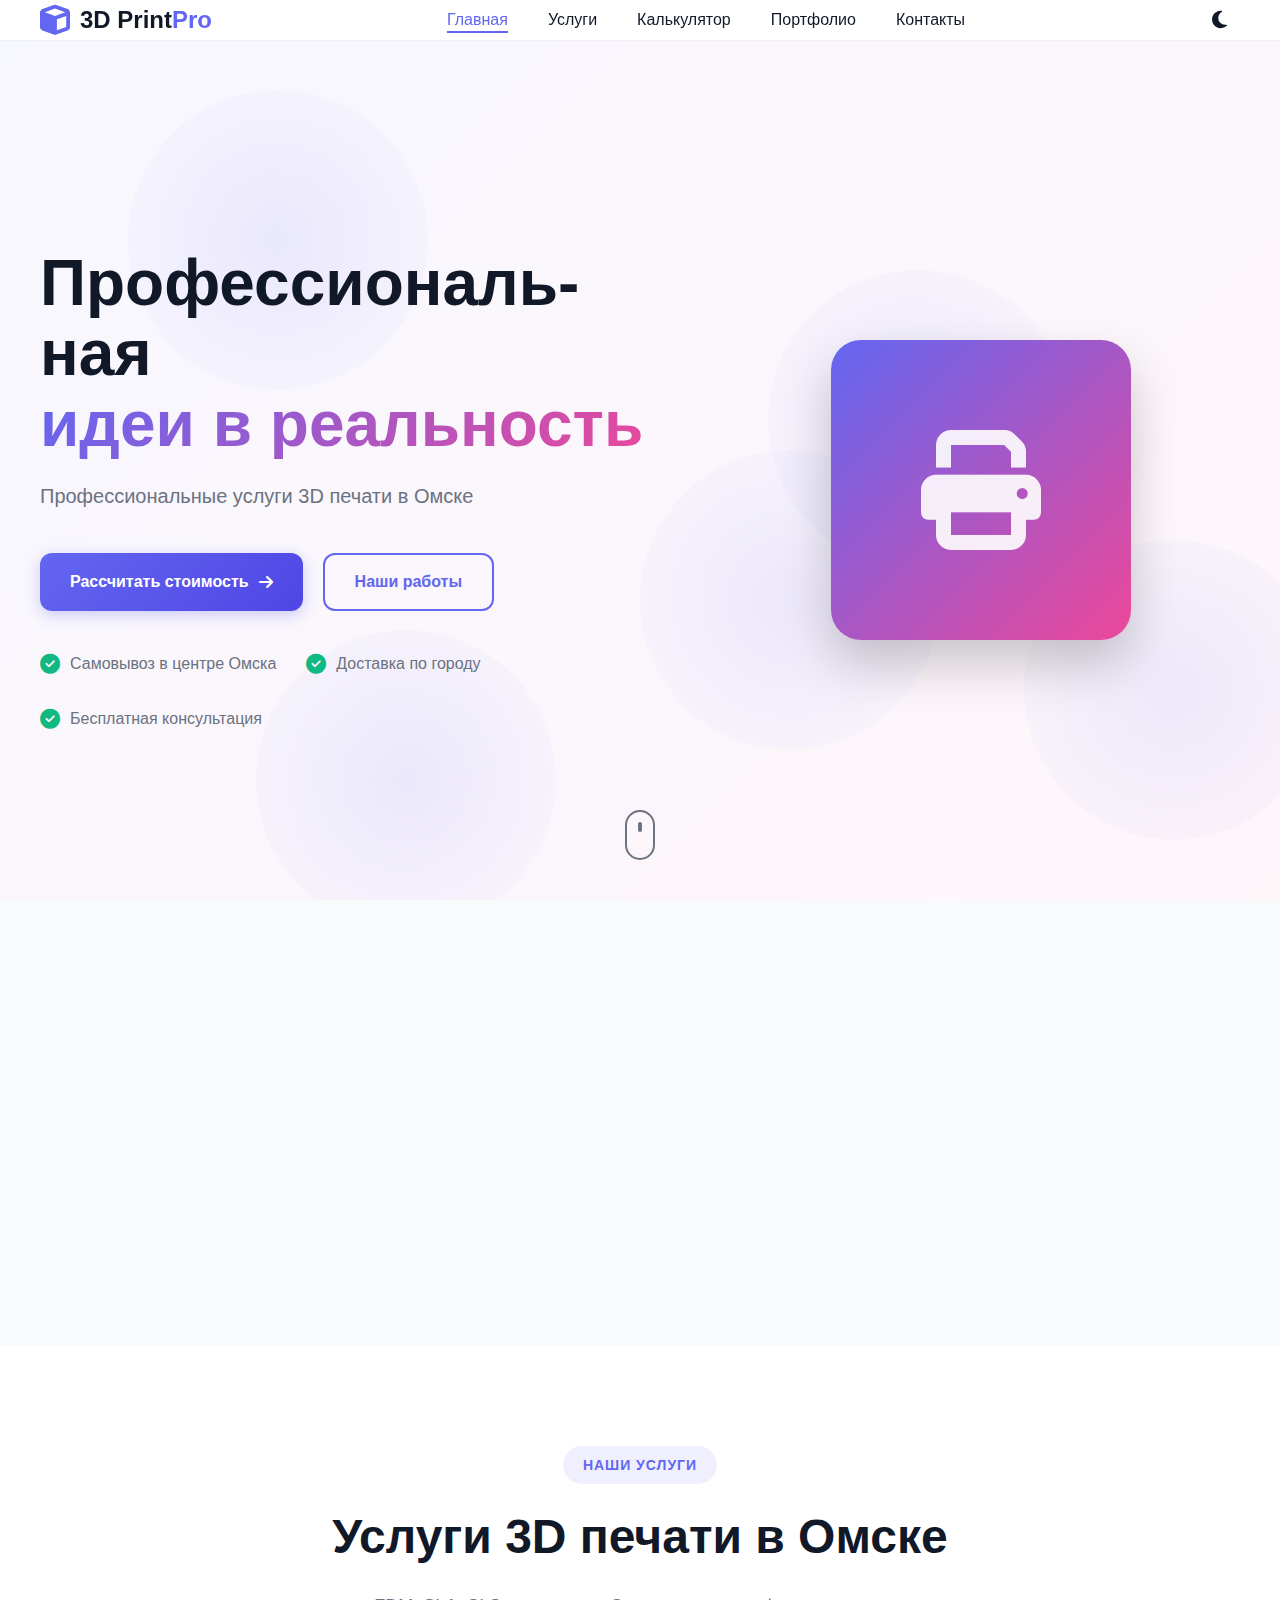
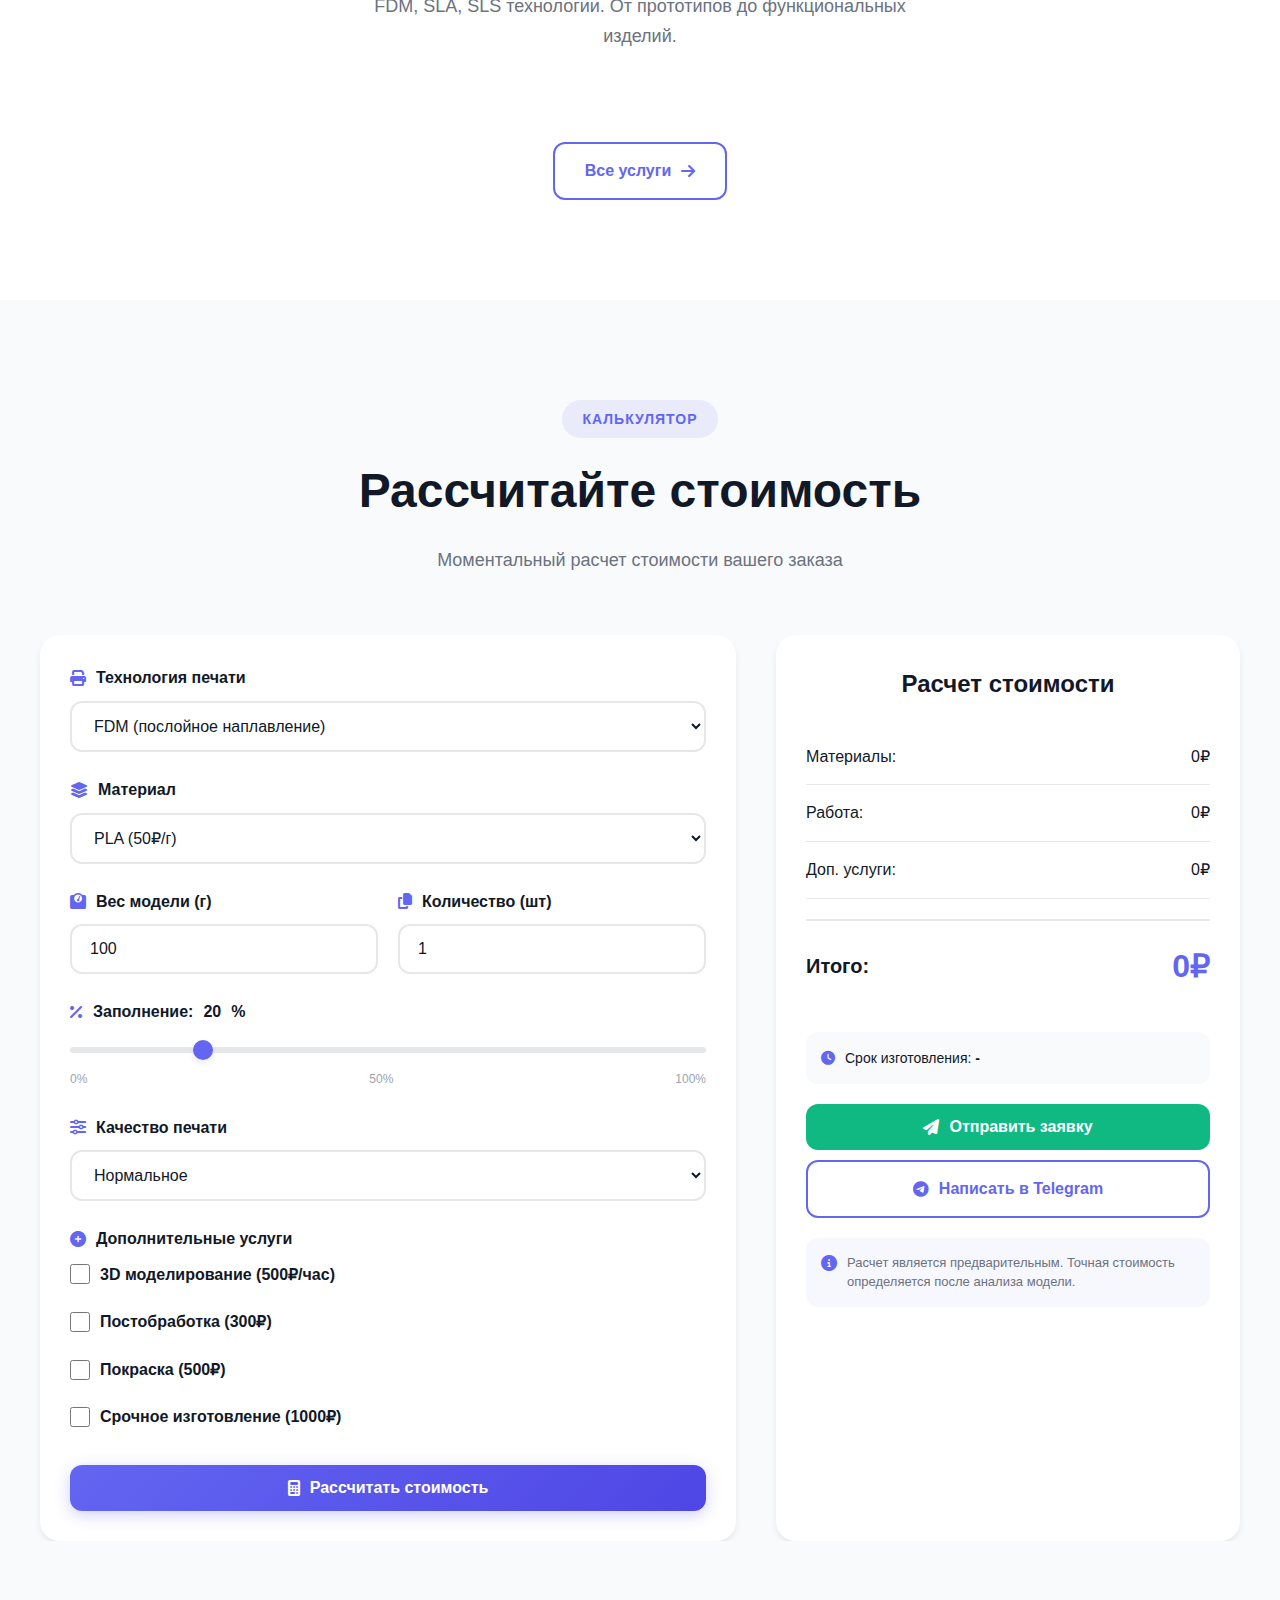
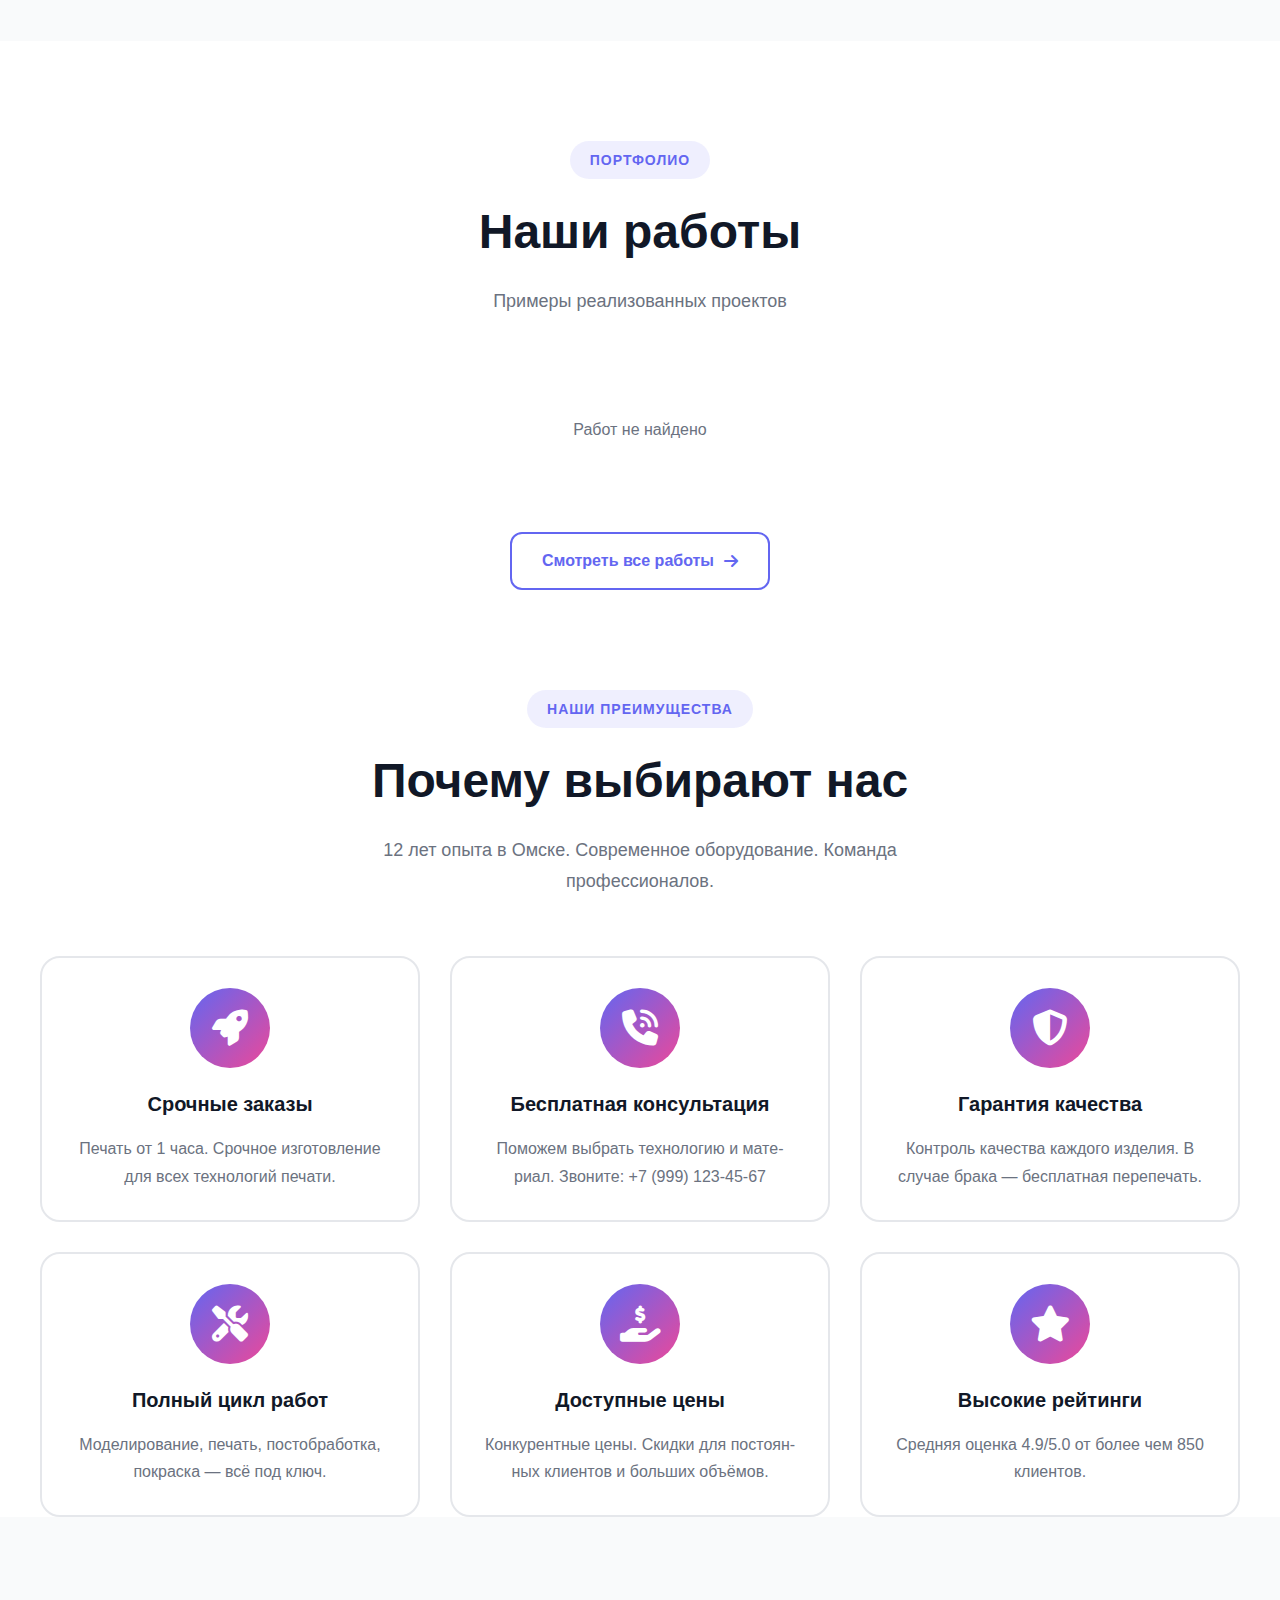
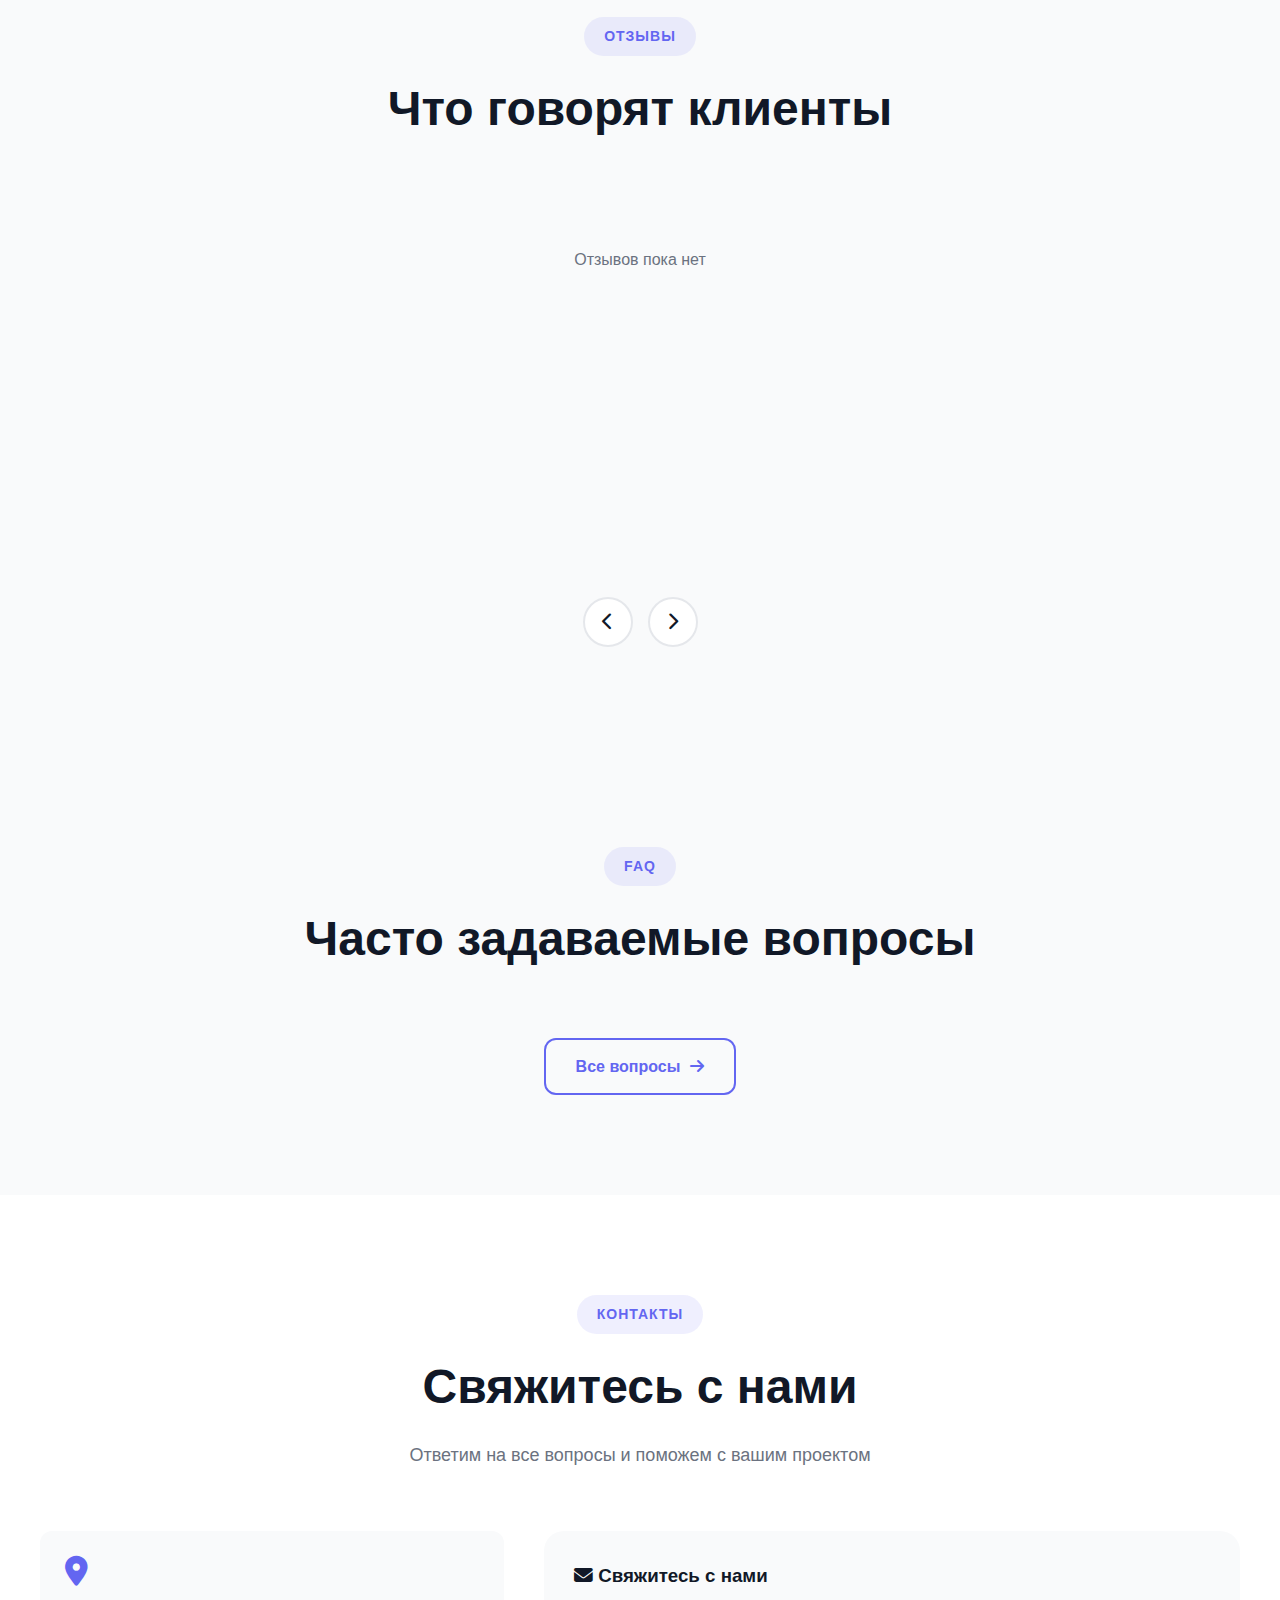
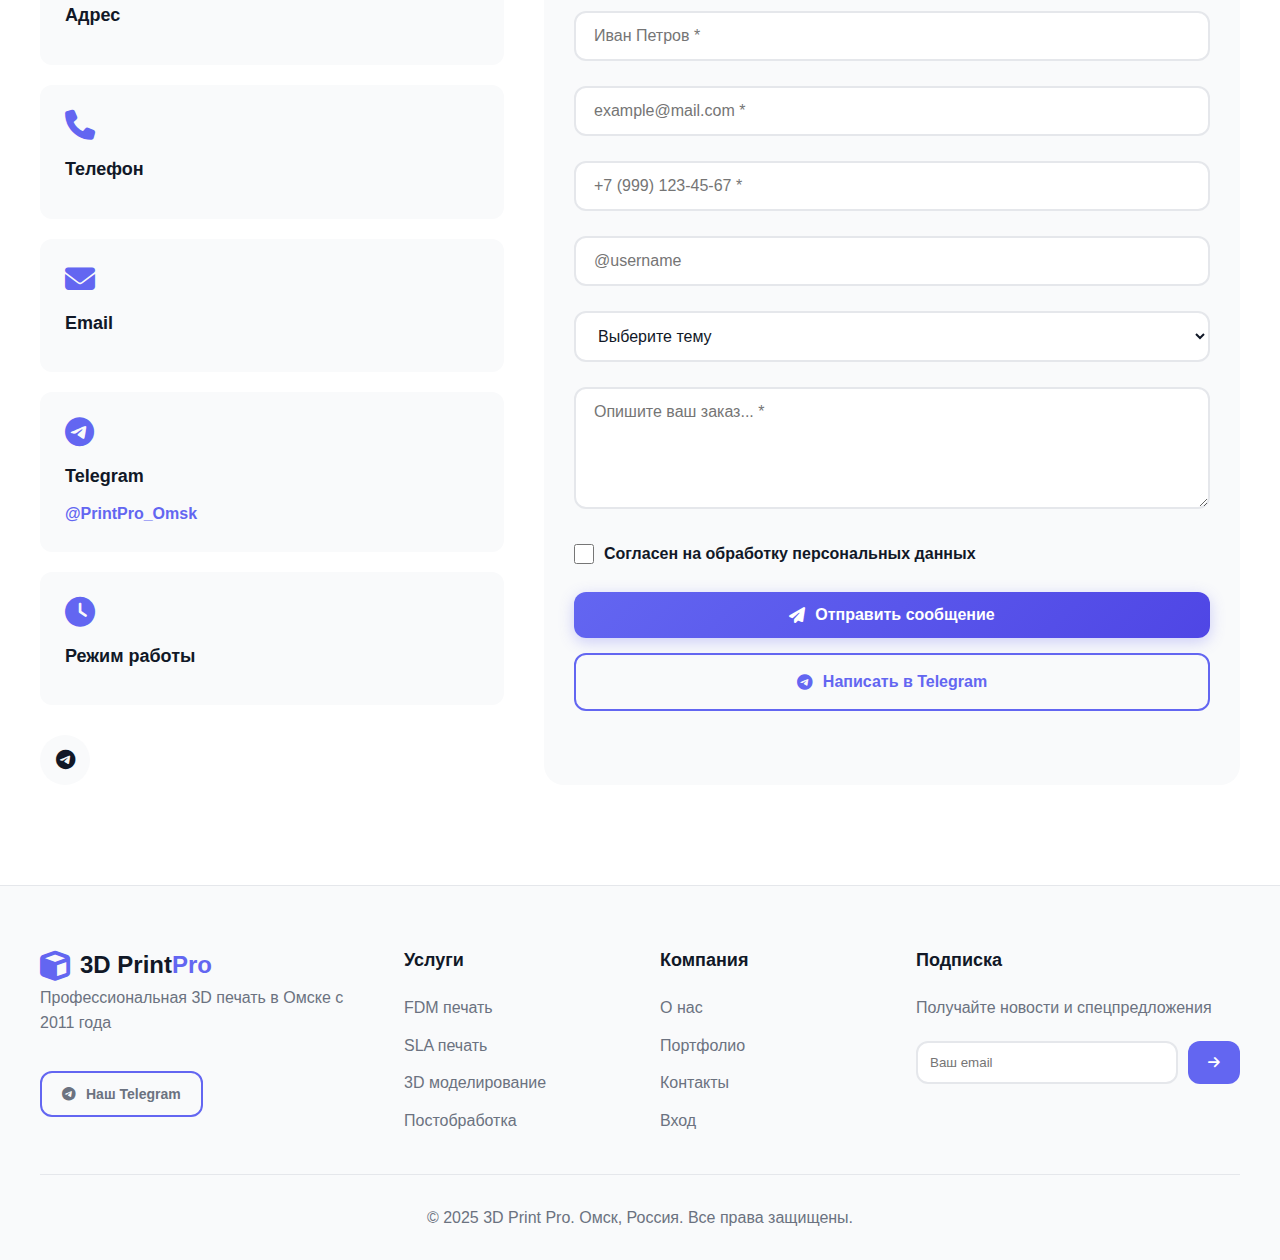
<file: index.html>
<!DOCTYPE html>
<html lang="ru">
<head>
    <meta charset="UTF-8">
    <meta name="viewport" content="width=device-width, initial-scale=1.0">
    
    <!-- Primary Meta Tags -->
    <title>3D печать в Омске — услуги 3D печати и моделирования | 3D Print Pro</title>
    <meta name="description" content="Профессиональная 3D печать в Омске: FDM, SLA, SLS технологии. 3D моделирование, постобработка, быстрое изготовление. Опыт 12 лет. Звоните: +7 (999) 123-45-67">
    <meta name="keywords" content="3D печать Омск, услуги 3D печати Омск, 3D моделирование Омск, FDM печать, SLA печать, прототипирование Омск, 3D принтер услуги, печать на 3D принтере Омск">
    
    <!-- Canonical & Alternate Links -->
    <link rel="canonical" href="https://3dprintpro.ru/">
    <link rel="alternate" hreflang="ru-RU" href="https://3dprintpro.ru/">
    <link rel="alternate" hreflang="x-default" href="https://3dprintpro.ru/">
    
    <!-- Geo Tags -->
    <meta name="geo.region" content="RU-OMS">
    <meta name="geo.placename" content="Омск">
    <meta name="geo.position" content="54.9885;73.3242">
    <meta name="ICBM" content="54.9885, 73.3242">
    
    <!-- Business Contact Meta -->
    <meta name="city" content="Омск">
    <meta name="country" content="Россия">
    
    <!-- Open Graph / Facebook -->
    <meta property="og:type" content="website">
    <meta property="og:url" content="https://3dprintpro.ru/">
    <meta property="og:site_name" content="3D Print Pro">
    <meta property="og:title" content="3D печать в Омске — услуги 3D печати и моделирования | 3D Print Pro">
    <meta property="og:description" content="Профессиональная 3D печать в Омске: FDM, SLA, SLS технологии. 3D моделирование, постобработка, быстрое изготовление. Опыт 12 лет.">
    <meta property="og:image" content="https://3dprintpro.ru/images/og-image.jpg">
    <meta property="og:image:width" content="1200">
    <meta property="og:image:height" content="630">
    <meta property="og:locale" content="ru_RU">
    
    <!-- Twitter Card -->
    <meta name="twitter:card" content="summary_large_image">
    <meta name="twitter:url" content="https://3dprintpro.ru/">
    <meta name="twitter:title" content="3D печать в Омске — услуги 3D печати и моделирования | 3D Print Pro">
    <meta name="twitter:description" content="Профессиональная 3D печать в Омске: FDM, SLA, SLS технологии. 3D моделирование, постобработка, быстрое изготовление. Опыт 12 лет.">
    <meta name="twitter:image" content="https://3dprintpro.ru/images/og-image.jpg">
    
    <!-- JSON-LD Structured Data: LocalBusiness -->
    <script type="application/ld+json">
    {
      "@context": "https://schema.org",
      "@type": "LocalBusiness",
      "@id": "https://3dprintpro.ru/#organization",
      "name": "3D Print Pro",
      "description": "Профессиональная 3D печать в Омске: FDM, SLA, SLS технологии, 3D моделирование, постобработка",
      "url": "https://3dprintpro.ru/",
      "logo": "https://3dprintpro.ru/images/logo.png",
      "image": "https://3dprintpro.ru/images/og-image.jpg",
      "telephone": "+7 (999) 123-45-67",
      "email": "info@3dprintpro.ru",
      "address": {
        "@type": "PostalAddress",
        "streetAddress": "ул. Ленина, д. 15",
        "addressLocality": "Омск",
        "addressRegion": "Омская область",
        "postalCode": "644000",
        "addressCountry": "RU"
      },
      "geo": {
        "@type": "GeoCoordinates",
        "latitude": 54.9885,
        "longitude": 73.3242
      },
      "openingHoursSpecification": [
        {
          "@type": "OpeningHoursSpecification",
          "dayOfWeek": ["Monday", "Tuesday", "Wednesday", "Thursday", "Friday"],
          "opens": "09:00",
          "closes": "18:00"
        }
      ],
      "priceRange": "₽₽",
      "areaServed": {
        "@type": "City",
        "name": "Омск"
      },
      "sameAs": [
        "https://t.me/PrintPro_Omsk"
      ]
    }
    </script>
    
    <!-- JSON-LD Structured Data: Service -->
    <script type="application/ld+json">
    {
      "@context": "https://schema.org",
      "@type": "Service",
      "serviceType": "3D печать и 3D моделирование",
      "provider": {
        "@id": "https://3dprintpro.ru/#organization"
      },
      "areaServed": {
        "@type": "City",
        "name": "Омск"
      },
      "hasOfferCatalog": {
        "@type": "OfferCatalog",
        "name": "Услуги 3D печати",
        "itemListElement": [
          {
            "@type": "Offer",
            "itemOffered": {
              "@type": "Service",
              "name": "FDM 3D печать в Омске",
              "description": "Печать методом послойного наплавления для прототипов и функциональных деталей"
            }
          },
          {
            "@type": "Offer",
            "itemOffered": {
              "@type": "Service",
              "name": "SLA/SLS 3D печать в Омске",
              "description": "Высокоточная печать с высокой детализацией для требовательных проектов"
            }
          },
          {
            "@type": "Offer",
            "itemOffered": {
              "@type": "Service",
              "name": "3D моделирование в Омске",
              "description": "Создание 3D моделей по эскизам, чертежам или идеям"
            }
          },
          {
            "@type": "Offer",
            "itemOffered": {
              "@type": "Service",
              "name": "Постобработка 3D изделий",
              "description": "Шлифовка, покраска, химическая обработка и сборка 3D печатных деталей"
            }
          }
        ]
      }
    }
    </script>
    
    <!-- JSON-LD Structured Data: BreadcrumbList -->
    <script type="application/ld+json">
    {
      "@context": "https://schema.org",
      "@type": "BreadcrumbList",
      "itemListElement": [
        {
          "@type": "ListItem",
          "position": 1,
          "name": "Главная",
          "item": "https://3dprintpro.ru/"
        },
        {
          "@type": "ListItem",
          "position": 2,
          "name": "Услуги 3D печати в Омске",
          "item": "https://3dprintpro.ru/services.html"
        },
        {
          "@type": "ListItem",
          "position": 3,
          "name": "Портфолио работ",
          "item": "https://3dprintpro.ru/portfolio.html"
        },
        {
          "@type": "ListItem",
          "position": 4,
          "name": "О компании",
          "item": "https://3dprintpro.ru/about.html"
        },
        {
          "@type": "ListItem",
          "position": 5,
          "name": "Контакты в Омске",
          "item": "https://3dprintpro.ru/contact.html"
        }
      ]
    }
    </script>
    
    <!-- Быстрое скрытие прелоадера -->
    <style>
        .preloader {
            animation: fadeOutPreloader 0.5s ease 0.2s forwards;
        }
        @keyframes fadeOutPreloader {
            to {
                opacity: 0;
                visibility: hidden;
                pointer-events: none;
            }
        }
    </style>
    
    <!-- Styles -->
    <link rel="stylesheet" href="css/style.css">
    <link rel="stylesheet" href="css/mobile-polish.css">
    <link rel="stylesheet" href="css/animations.css">
    <link rel="stylesheet" href="https://cdnjs.cloudflare.com/ajax/libs/font-awesome/6.4.0/css/all.min.css">
    
    <!-- Favicon -->
    <link rel="icon" type="image/svg+xml" href="data:image/svg+xml,<svg xmlns='http://www.w3.org/2000/svg' viewBox='0 0 100 100'><text y='.9em' font-size='90'>🖨️</text></svg>">
</head>
<body data-page="home">
    <!-- Preloader -->
    <div class="preloader" id="preloader">
        <div class="loader">
            <div class="cube">
                <div class="face front"></div>
                <div class="face back"></div>
                <div class="face right"></div>
                <div class="face left"></div>
                <div class="face top"></div>
                <div class="face bottom"></div>
            </div>
        </div>
    </div>

    <!-- Header -->
    <header class="header" id="header">
        <nav class="navbar container">
            <a href="#home" class="logo" style="text-decoration: none; color: inherit;">
                <i class="fas fa-cube"></i>
                <span id="siteName">3D Print<strong>Pro</strong></span>
            </a>
            <ul class="nav-menu" id="navMenu">
                <li><a href="#home" class="nav-link active">Главная</a></li>
                <li><a href="#services" class="nav-link">Услуги</a></li>
                <li><a href="#calculator" class="nav-link">Калькулятор</a></li>
                <li><a href="#portfolio" class="nav-link">Портфолио</a></li>
                <li><a href="#contact" class="nav-link">Контакты</a></li>
            </ul>
            <div class="nav-actions">
                <button class="theme-toggle" id="themeToggle" title="Переключить тему">
                    <i class="fas fa-moon"></i>
                </button>
                <button class="hamburger" id="hamburger" aria-label="Меню">
                    <span></span>
                    <span></span>
                    <span></span>
                </button>
            </div>
        </nav>
    </header>

    <!-- Hero Section -->
    <section class="hero" id="home">
        <div class="hero-bg">
            <div class="particle" style="--i:1"></div>
            <div class="particle" style="--i:2"></div>
            <div class="particle" style="--i:3"></div>
            <div class="particle" style="--i:4"></div>
            <div class="particle" style="--i:5"></div>
        </div>
        <div class="container hero-content">
            <div class="hero-text">
                <h1 class="hero-title">
                    <span class="title-line">Профессиональная</span>
                    <span class="title-line gradient-text" id="heroTitle">3D печать в Омске</span>
                </h1>
                <p class="hero-description" id="heroDescription">
                    FDM, SLA, SLS технологии. Печать от 1 часа. 15+ материалов. 12 лет опыта.
                </p>
                <div class="hero-buttons">
                    <a href="#calculator" class="btn btn-primary">
                        <span>Рассчитать стоимость</span>
                        <i class="fas fa-arrow-right"></i>
                    </a>
                    <a href="portfolio.html" class="btn btn-outline">
                        <span>Наши работы</span>
                    </a>
                </div>
                <div class="hero-features" id="heroFeatures">
                    <div class="feature-item">
                        <i class="fas fa-check-circle"></i>
                        <span>Самовывоз в центре Омска</span>
                    </div>
                    <div class="feature-item">
                        <i class="fas fa-check-circle"></i>
                        <span>Доставка по городу</span>
                    </div>
                    <div class="feature-item">
                        <i class="fas fa-check-circle"></i>
                        <span>Бесплатная консультация</span>
                    </div>
                </div>
            </div>
            <div class="hero-image">
                <div class="floating-card">
                    <div class="card-3d">
                        <i class="fas fa-print"></i>
                    </div>
                </div>
            </div>
        </div>
        <div class="scroll-indicator">
            <div class="mouse">
                <div class="wheel"></div>
            </div>
        </div>
    </section>

    <!-- Stats Section -->
    <section class="stats">
        <div class="container">
            <div class="stats-grid" id="statsGrid">
                <div class="stat-card">
                    <i class="fas fa-project-diagram"></i>
                    <div class="stat-number" data-target="1500">0</div>
                    <p>Проектов выполнено</p>
                </div>
                <div class="stat-card">
                    <i class="fas fa-users"></i>
                    <div class="stat-number" data-target="850">0</div>
                    <p>Довольных клиентов</p>
                </div>
                <div class="stat-card">
                    <i class="fas fa-clock"></i>
                    <div class="stat-number" data-target="12">0</div>
                    <p>Лет опыта</p>
                </div>
                <div class="stat-card">
                    <i class="fas fa-award"></i>
                    <div class="stat-number" data-target="25">0</div>
                    <p>Наград получено</p>
                </div>
            </div>
        </div>
    </section>


    <!-- Services Section -->
    <section class="services omsk-services" id="services">
        <div class="container">
            <div class="section-header">
                <span class="section-label">Наши услуги</span>
                <h2 class="section-title">Услуги 3D печати в Омске</h2>
                <p class="section-description">
                    FDM, SLA, SLS технологии. От прототипов до функциональных изделий.
                </p>
            </div>
            <div class="services-grid" id="servicesGrid">
                <!-- Services will be loaded here -->
            </div>
            <div style="text-align: center; margin-top: 30px;">
                <a href="services.html" class="btn btn-outline">
                    <span>Все услуги</span>
                    <i class="fas fa-arrow-right"></i>
                </a>
            </div>
        </div>
    </section>

    <!-- Calculator Section -->
    <section class="calculator-section" id="calculator">
        <div class="container">
            <div class="section-header">
                <span class="section-label">Калькулятор</span>
                <h2 class="section-title">Рассчитайте стоимость</h2>
                <p class="section-description">
                    Моментальный расчет стоимости вашего заказа
                </p>
            </div>
            <div class="calculator-wrapper">
                <div class="calculator-form">
                    <div class="form-group">
                        <label for="printTechnology">
                            <i class="fas fa-print"></i>
                            Технология печати
                        </label>
                        <select id="printTechnology" class="form-control">
                            <option value="fdm">FDM (послойное наплавление)</option>
                            <option value="sla">SLA (фотополимерная)</option>
                            <option value="sls">SLS (лазерное спекание)</option>
                        </select>
                    </div>

                    <div class="form-group">
                        <label for="material">
                            <i class="fas fa-layer-group"></i>
                            Материал
                        </label>
                        <select id="material" class="form-control">
                            <!-- Options will be loaded dynamically -->
                        </select>
                    </div>

                    <div class="form-row">
                        <div class="form-group">
                            <label for="weight">
                                <i class="fas fa-weight"></i>
                                Вес модели (г)
                            </label>
                            <input type="number" id="weight" class="form-control" value="100" min="1" max="10000">
                        </div>

                        <div class="form-group">
                            <label for="quantity">
                                <i class="fas fa-copy"></i>
                                Количество (шт)
                            </label>
                            <input type="number" id="quantity" class="form-control" value="1" min="1" max="1000">
                        </div>
                    </div>

                    <div class="form-group">
                        <label for="infill">
                            <i class="fas fa-percentage"></i>
                            Заполнение: <span id="infillValue">20</span>%
                        </label>
                        <input type="range" id="infill" class="range-slider" min="0" max="100" value="20">
                        <div class="range-labels">
                            <span>0%</span>
                            <span>50%</span>
                            <span>100%</span>
                        </div>
                    </div>

                    <div class="form-group">
                        <label for="quality">
                            <i class="fas fa-sliders-h"></i>
                            Качество печати
                        </label>
                        <select id="quality" class="form-control">
                            <option value="draft">Черновое (быстро)</option>
                            <option value="normal" selected>Нормальное</option>
                            <option value="high">Высокое</option>
                            <option value="ultra">Ультра (медленно)</option>
                        </select>
                    </div>

                    <div class="form-group">
                        <label>
                            <i class="fas fa-plus-circle"></i>
                            Дополнительные услуги
                        </label>
                        <div class="checkbox-group">
                            <label class="checkbox-label">
                                <input type="checkbox" id="modeling">
                                <span>3D моделирование (<span class="service-price" data-service="modeling">500</span>₽/час)</span>
                            </label>
                            <label class="checkbox-label">
                                <input type="checkbox" id="postProcessing">
                                <span>Постобработка (<span class="service-price" data-service="postProcessing">300</span>₽)</span>
                            </label>
                            <label class="checkbox-label">
                                <input type="checkbox" id="painting">
                                <span>Покраска (<span class="service-price" data-service="painting">500</span>₽)</span>
                            </label>
                            <label class="checkbox-label">
                                <input type="checkbox" id="express">
                                <span>Срочное изготовление (<span class="service-price" data-service="express">1000</span>₽)</span>
                            </label>
                        </div>
                    </div>

                    <button class="btn btn-primary btn-block" onclick="calculatePrice()">
                        <i class="fas fa-calculator"></i>
                        Рассчитать стоимость
                    </button>
                </div>

                <div class="calculator-result">
                    <div class="result-card">
                        <h3>Расчет стоимости</h3>
                        <div class="price-breakdown" id="priceBreakdown">
                            <div class="price-item">
                                <span>Материалы:</span>
                                <span id="materialCost">0₽</span>
                            </div>
                            <div class="price-item">
                                <span>Работа:</span>
                                <span id="laborCost">0₽</span>
                            </div>
                            <div class="price-item">
                                <span>Доп. услуги:</span>
                                <span id="additionalCost">0₽</span>
                            </div>
                            <div class="price-item discount" id="discountItem" style="display: none;">
                                <span>Скидка:</span>
                                <span id="discountAmount">-0₽</span>
                            </div>
                        </div>
                        <div class="total-price">
                            <span>Итого:</span>
                            <span class="price" id="totalPrice">0₽</span>
                        </div>
                        <div class="estimate-time">
                            <i class="fas fa-clock"></i>
                            <span>Срок изготовления: <strong id="estimateTime">-</strong></span>
                        </div>
                        <button class="btn btn-success btn-block" onclick="scrollToContactForm()">
                            <i class="fas fa-paper-plane"></i>
                            Отправить заявку
                        </button>
                        <a href="https://t.me/PrintPro_Omsk" target="_blank" class="btn btn-outline btn-block" style="margin-top: 10px; text-decoration: none;">
                            <i class="fab fa-telegram"></i>
                            Написать в Telegram
                        </a>
                        <div class="result-info">
                            <i class="fas fa-info-circle"></i>
                            <p>Расчет является предварительным. Точная стоимость определяется после анализа модели.</p>
                        </div>
                    </div>
                </div>
            </div>
        </div>
    </section>

    <!-- Portfolio Section -->
    <section class="portfolio" id="portfolio">
        <div class="container">
            <div class="section-header">
                <span class="section-label">Портфолио</span>
                <h2 class="section-title">Наши работы</h2>
                <p class="section-description">
                    Примеры реализованных проектов
                </p>
            </div>

            <div class="portfolio-grid" id="portfolioGrid">
                <!-- Portfolio items will be loaded here (limited on homepage) -->
            </div>
            
            <div style="text-align: center; margin-top: 30px;">
                <a href="portfolio.html" class="btn btn-outline">
                    <span>Смотреть все работы</span>
                    <i class="fas fa-arrow-right"></i>
                </a>
            </div>
        </div>
    </section>


    <!-- Why Choose Us Section -->
    <section class="omsk-section omsk-why-us" id="why-us">
        <div class="container">
            <div class="section-header">
                <span class="section-label">Наши преимущества</span>
                <h2 class="section-title">Почему выбирают нас</h2>
                <p class="section-description">
                    12 лет опыта в Омске. Современное оборудование. Команда профессионалов.
                </p>
            </div>
            <div class="why-us-grid">
                <div class="why-us-card">
                    <div class="why-us-icon">
                        <i class="fas fa-rocket"></i>
                    </div>
                    <h3>Срочные заказы</h3>
                    <p>Печать от 1 часа. Срочное изготовление для всех технологий печати.</p>
                </div>
                <div class="why-us-card">
                    <div class="why-us-icon">
                        <i class="fas fa-phone-volume"></i>
                    </div>
                    <h3>Бесплатная консультация</h3>
                    <p>Поможем выбрать технологию и материал. Звоните: <a href="tel:+79991234567">+7 (999) 123-45-67</a></p>
                </div>
                <div class="why-us-card">
                    <div class="why-us-icon">
                        <i class="fas fa-shield-alt"></i>
                    </div>
                    <h3>Гарантия качества</h3>
                    <p>Контроль качества каждого изделия. В случае брака — бесплатная перепечать.</p>
                </div>
                <div class="why-us-card">
                    <div class="why-us-icon">
                        <i class="fas fa-tools"></i>
                    </div>
                    <h3>Полный цикл работ</h3>
                    <p>Моделирование, печать, постобработка, покраска — всё под ключ.</p>
                </div>
                <div class="why-us-card">
                    <div class="why-us-icon">
                        <i class="fas fa-hand-holding-usd"></i>
                    </div>
                    <h3>Доступные цены</h3>
                    <p>Конкурентные цены. Скидки для постоянных клиентов и больших объёмов.</p>
                </div>
                <div class="why-us-card">
                    <div class="why-us-icon">
                        <i class="fas fa-star"></i>
                    </div>
                    <h3>Высокие рейтинги</h3>
                    <p>Средняя оценка 4.9/5.0 от более чем 850 клиентов.</p>
                </div>
            </div>
        </div>
    </section>

    <!-- Testimonials Section -->
    <section class="testimonials">
        <div class="container">
            <div class="section-header">
                <span class="section-label">Отзывы</span>
                <h2 class="section-title">Что говорят клиенты</h2>
            </div>
            <div class="testimonials-slider" id="testimonialsSlider">
                <!-- Testimonials will be loaded here (limited on homepage) -->
            </div>
            <div class="slider-controls">
                <button class="slider-btn" id="prevTestimonial" aria-label="Предыдущий отзыв">
                    <i class="fas fa-chevron-left"></i>
                </button>
                <button class="slider-btn" id="nextTestimonial" aria-label="Следующий отзыв">
                    <i class="fas fa-chevron-right"></i>
                </button>
            </div>
        </div>
    </section>

    <!-- FAQ Section -->
    <section class="faq">
        <div class="container">
            <div class="section-header">
                <span class="section-label">FAQ</span>
                <h2 class="section-title">Часто задаваемые вопросы</h2>
            </div>
            <div class="faq-list" id="faqList">
                <!-- FAQ items will be loaded here (limited on homepage) -->
            </div>
            <div style="text-align: center; margin-top: 30px;">
                <a href="faq.html" class="btn btn-outline">
                    <span>Все вопросы</span>
                    <i class="fas fa-arrow-right"></i>
                </a>
            </div>
        </div>
    </section>

    <!-- Contact Section -->
    <section class="contact" id="contact">
        <div class="container">
            <div class="section-header">
                <span class="section-label">Контакты</span>
                <h2 class="section-title">Свяжитесь с нами</h2>
                <p class="section-description">
                    Ответим на все вопросы и поможем с вашим проектом
                </p>
            </div>
            <div class="contact-wrapper">
                <div class="contact-info">
                    <div class="contact-card">
                        <i class="fas fa-map-marker-alt"></i>
                        <h3>Адрес</h3>
                        <p id="contactAddress">г. Омск, ул. Ленина, д. 15</p>
                    </div>
                    <div class="contact-card">
                        <i class="fas fa-phone"></i>
                        <h3>Телефон</h3>
                        <p><a href="tel:+79991234567" id="contactPhone" style="color: var(--text); text-decoration: none;">+7 (999) 123-45-67</a></p>
                    </div>
                    <div class="contact-card">
                        <i class="fas fa-envelope"></i>
                        <h3>Email</h3>
                        <p><a href="mailto:info@3dprintpro.ru" id="contactEmail" style="color: var(--text); text-decoration: none;">info@3dprintpro.ru</a></p>
                    </div>
                    <div class="contact-card">
                        <i class="fab fa-telegram"></i>
                        <h3>Telegram</h3>
                        <p><a href="https://t.me/PrintPro_Omsk" target="_blank" style="color: var(--primary); text-decoration: none; font-weight: 600;">@PrintPro_Omsk</a></p>
                    </div>
                    <div class="contact-card">
                        <i class="fas fa-clock"></i>
                        <h3>Режим работы</h3>
                        <p id="contactHours">Пн-Пт: 9:00 - 18:00<br>Сб-Вс: Выходной</p>
                    </div>
                    <div class="social-links" id="socialLinks">
                        <!-- Social links will be loaded here -->
                    </div>
                </div>
                
                <form class="contact-form" id="contactForm">
                    <h3 id="formTitle" style="margin-bottom: 20px; color: var(--text);">
                        <i class="fas fa-envelope"></i>
                        Свяжитесь с нами
                    </h3>
                    
                    <!-- Блок расчёта (скрыт по умолчанию) -->
                    <div id="calculationInfo" style="display: none; padding: 20px; background: var(--bg-tertiary); border-radius: 12px; margin-bottom: 20px;">
                        <h4 style="margin-bottom: 15px; color: var(--primary);">
                            <i class="fas fa-calculator"></i>
                            Ваш расчёт
                        </h4>
                        <div style="display: grid; gap: 10px; font-size: 14px;">
                            <div style="display: flex; justify-content: space-between;">
                                <span>Услуга:</span>
                                <strong id="calcService">-</strong>
                            </div>
                            <div style="display: flex; justify-content: space-between;">
                                <span>Материал:</span>
                                <strong id="calcMaterial">-</strong>
                            </div>
                            <div style="display: flex; justify-content: space-between;">
                                <span>Вес:</span>
                                <strong id="calcWeight">-</strong>
                            </div>
                            <div style="display: flex; justify-content: space-between;">
                                <span>Количество:</span>
                                <strong id="calcQuantity">-</strong>
                            </div>
                            <div style="display: flex; justify-content: space-between; padding-top: 10px; border-top: 2px solid var(--border); margin-top: 5px;">
                                <span style="font-size: 16px;">Итого:</span>
                                <strong id="calcTotal" style="font-size: 18px; color: var(--primary);">0₽</strong>
                            </div>
                        </div>
                    </div>
                    
                    <!-- Динамические поля формы -->
                    <div id="dynamicFormFields">
                        <!-- Поля загружаются автоматически из CONFIG -->
                    </div>
                    
                    <div class="form-group">
                        <label class="checkbox-label">
                            <input type="checkbox" name="privacy" required>
                            <span>Согласен на обработку персональных данных</span>
                        </label>
                    </div>
                    <button type="submit" class="btn btn-primary btn-block">
                        <i class="fas fa-paper-plane"></i>
                        Отправить сообщение
                    </button>
                    <a href="https://t.me/PrintPro_Omsk" target="_blank" class="btn btn-outline btn-block" style="margin-top: 15px; text-decoration: none;">
                        <i class="fab fa-telegram"></i>
                        Написать в Telegram
                    </a>
                </form>
            </div>
        </div>
    </section>

    <!-- Footer -->
    <footer class="footer">
        <div class="container">
            <div class="footer-content">
                <div class="footer-col">
                    <div class="logo">
                        <i class="fas fa-cube"></i>
                        <span>3D Print<strong>Pro</strong></span>
                    </div>
                    <p>Профессиональная 3D печать в Омске с 2011 года</p>
                    <a href="https://t.me/PrintPro_Omsk" target="_blank" class="btn btn-outline btn-sm" style="margin-top: 15px; text-decoration: none;">
                        <i class="fab fa-telegram"></i>
                        Наш Telegram
                    </a>
                </div>
                <div class="footer-col">
                    <h4>Услуги</h4>
                    <ul id="footerServices">
                        <li><a href="services.html">FDM печать</a></li>
                        <li><a href="services.html">SLA печать</a></li>
                        <li><a href="services.html">3D моделирование</a></li>
                        <li><a href="services.html">Постобработка</a></li>
                    </ul>
                </div>
                <div class="footer-col">
                    <h4>Компания</h4>
                    <ul>
                        <li><a href="about.html">О нас</a></li>
                        <li><a href="portfolio.html">Портфолио</a></li>
                        <li><a href="contact.html">Контакты</a></li>
                        <li><a href="admin.html">Вход</a></li>
                    </ul>
                </div>
                <div class="footer-col">
                    <h4>Подписка</h4>
                    <p>Получайте новости и спецпредложения</p>
                    <form class="subscribe-form" id="subscribeForm">
                        <input type="email" name="email" placeholder="Ваш email" required>
                        <button type="submit"><i class="fas fa-arrow-right"></i></button>
                    </form>
                </div>
            </div>
            <div class="footer-bottom">
                <p>&copy; 2025 3D Print Pro. Омск, Россия. Все права защищены.</p>
            </div>
        </div>
    </footer>

    <!-- Modal Windows -->
    <div class="modal" id="serviceModal">
        <div class="modal-content">
            <button class="modal-close" onclick="closeModal('serviceModal')">&times;</button>
            <div id="serviceModalContent"></div>
        </div>
    </div>

    <div class="modal" id="portfolioModal">
        <div class="modal-content modal-large">
            <button class="modal-close" onclick="closeModal('portfolioModal')">&times;</button>
            <div id="portfolioModalContent"></div>
        </div>
    </div>

    <!-- Scripts -->
    <script src="config.js"></script>
    <script src="js/validators.js"></script>
    <script src="js/database.js"></script>
    <script src="js/calculator.js"></script>
    <script src="js/telegram.js"></script>
    <script src="js/main.js"></script>
</body>
</html>
</file>
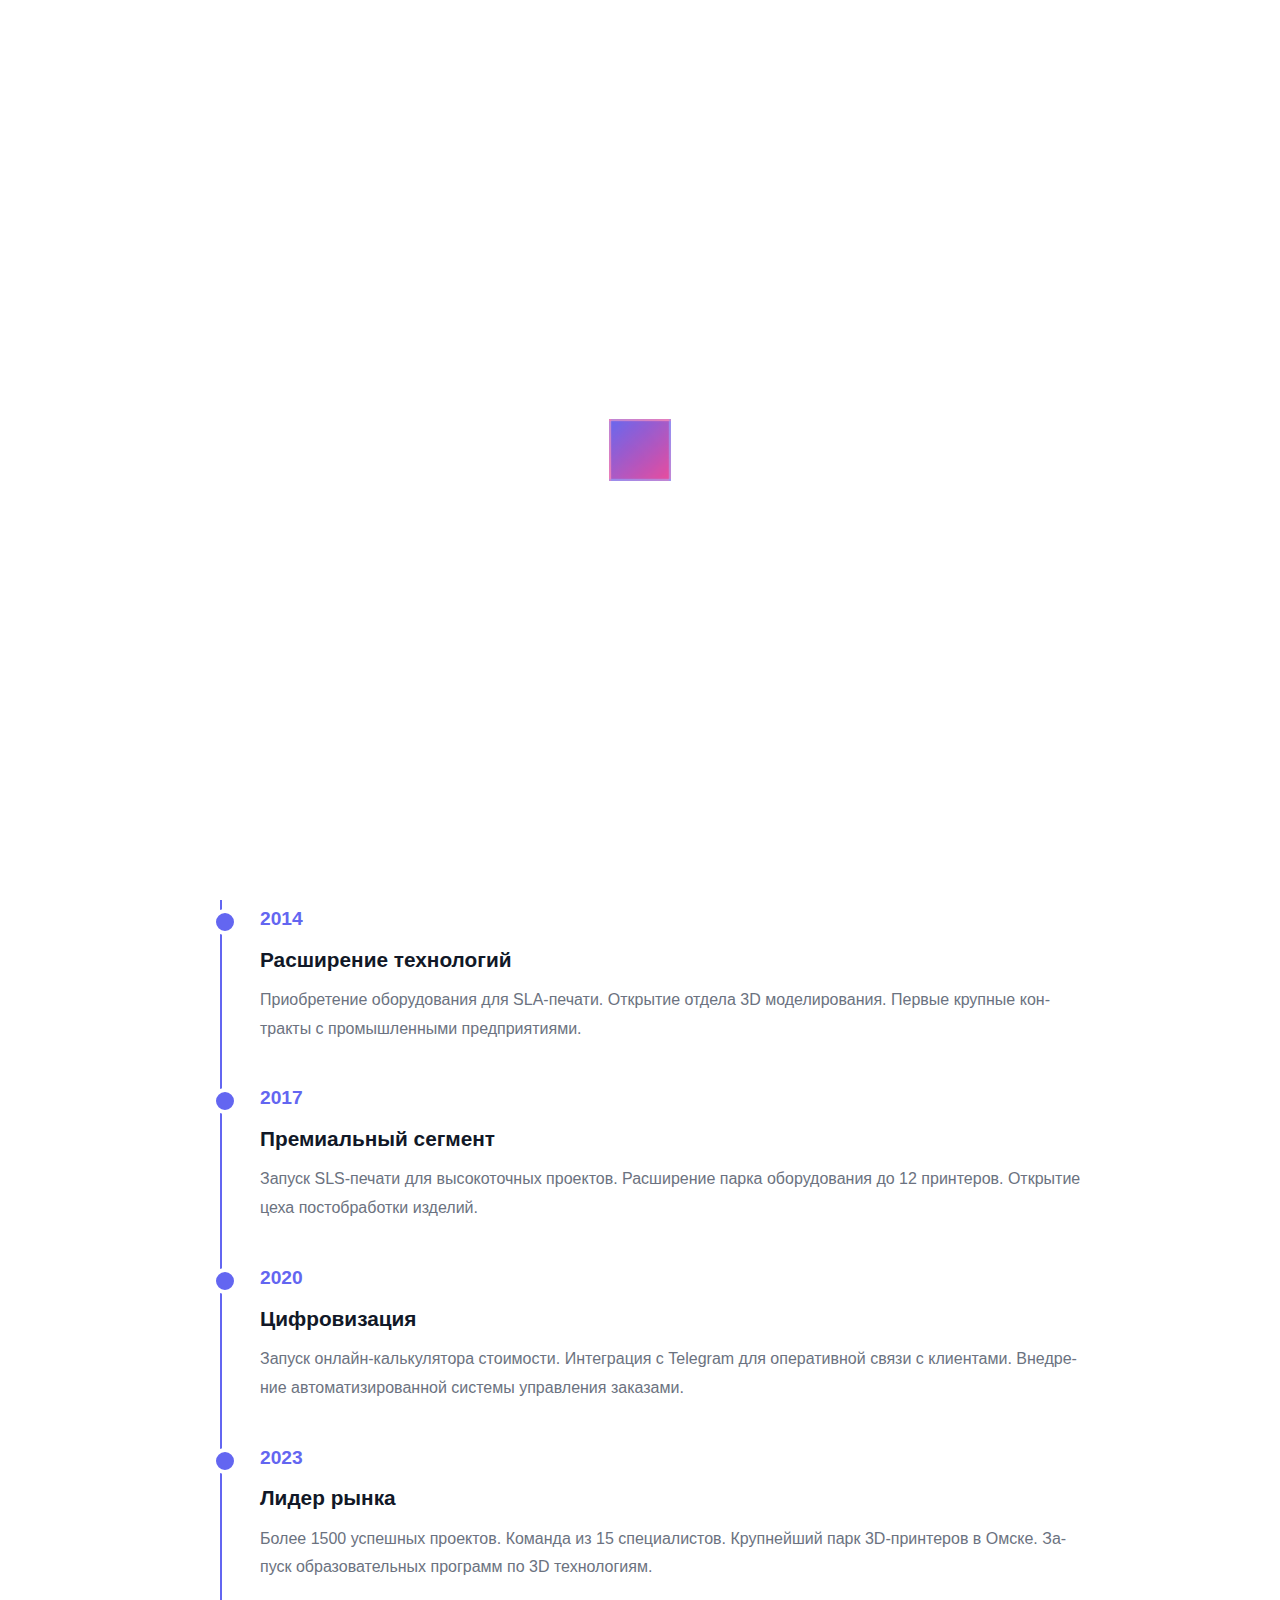
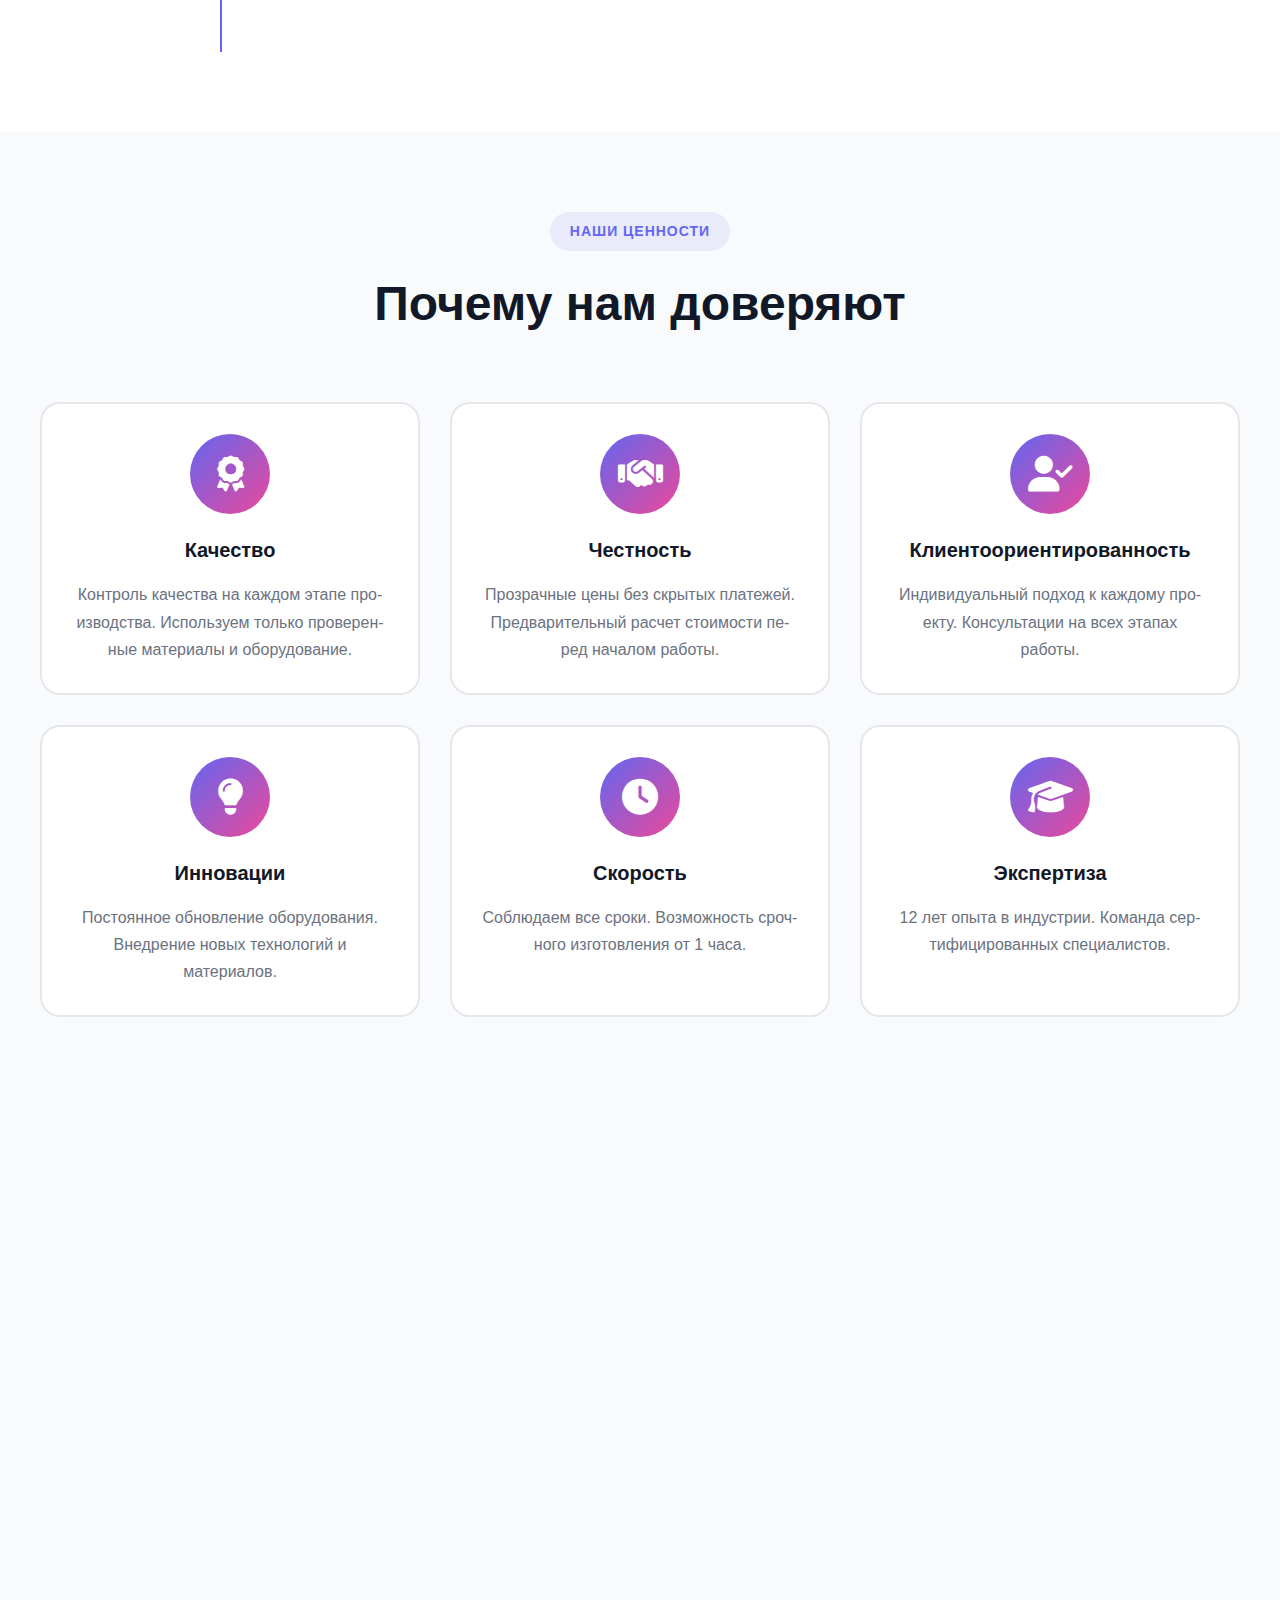
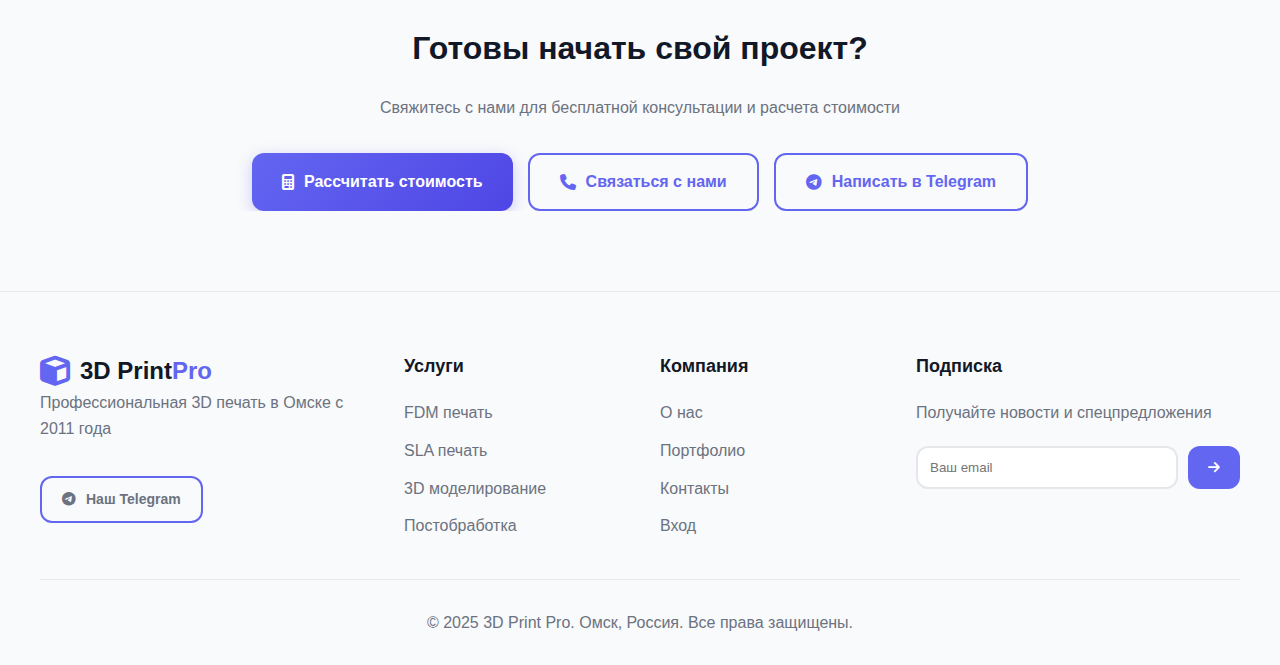
<file: about.html>
<!DOCTYPE html>
<html lang="ru">
<head>
    <meta charset="UTF-8">
    <meta name="viewport" content="width=device-width, initial-scale=1.0">
    
    <!-- Primary Meta Tags -->
    <title>О компании 3D Print Pro — История, команда, технологии | Омск</title>
    <meta name="description" content="3D Print Pro — профессиональная 3D печать в Омске с 2011 года. История компании, наша команда, современное оборудование и технологии. 12 лет опыта, более 1500 успешных проектов.">
    <meta name="keywords" content="о компании 3D Print Pro, 3D печать Омск, история компании, команда 3D печати, технологии 3D печати">
    
    <!-- Canonical & Alternate Links -->
    <link rel="canonical" href="https://3dprintpro.ru/about.html">
    <link rel="alternate" hreflang="ru-RU" href="https://3dprintpro.ru/about.html">
    <link rel="alternate" hreflang="x-default" href="https://3dprintpro.ru/about.html">
    
    <!-- Geo Tags -->
    <meta name="geo.region" content="RU-OMS">
    <meta name="geo.placename" content="Омск">
    <meta name="geo.position" content="54.9885;73.3242">
    <meta name="ICBM" content="54.9885, 73.3242">
    
    <!-- Open Graph / Facebook -->
    <meta property="og:type" content="website">
    <meta property="og:url" content="https://3dprintpro.ru/about.html">
    <meta property="og:site_name" content="3D Print Pro">
    <meta property="og:title" content="О компании 3D Print Pro — История, команда, технологии | Омск">
    <meta property="og:description" content="3D Print Pro — профессиональная 3D печать в Омске с 2011 года. История компании, наша команда, современное оборудование и технологии.">
    <meta property="og:image" content="https://3dprintpro.ru/images/og-image.jpg">
    <meta property="og:locale" content="ru_RU">
    
    <!-- Twitter Card -->
    <meta name="twitter:card" content="summary_large_image">
    <meta name="twitter:url" content="https://3dprintpro.ru/about.html">
    <meta name="twitter:title" content="О компании 3D Print Pro — История, команда, технологии | Омск">
    <meta name="twitter:description" content="3D Print Pro — профессиональная 3D печать в Омске с 2011 года. История компании, наша команда, современное оборудование.">
    <meta name="twitter:image" content="https://3dprintpro.ru/images/og-image.jpg">
    
    <!-- JSON-LD Structured Data: LocalBusiness -->
    <script type="application/ld+json">
    {
      "@context": "https://schema.org",
      "@type": "LocalBusiness",
      "@id": "https://3dprintpro.ru/#organization",
      "name": "3D Print Pro",
      "description": "Профессиональная 3D печать в Омске с 2011 года",
      "url": "https://3dprintpro.ru/",
      "logo": "https://3dprintpro.ru/images/logo.png",
      "image": "https://3dprintpro.ru/images/og-image.jpg",
      "telephone": "+7 (999) 123-45-67",
      "email": "info@3dprintpro.ru",
      "foundingDate": "2011",
      "address": {
        "@type": "PostalAddress",
        "streetAddress": "ул. Ленина, д. 15",
        "addressLocality": "Омск",
        "addressRegion": "Омская область",
        "postalCode": "644000",
        "addressCountry": "RU"
      },
      "geo": {
        "@type": "GeoCoordinates",
        "latitude": 54.9885,
        "longitude": 73.3242
      },
      "areaServed": {
        "@type": "City",
        "name": "Омск"
      }
    }
    </script>
    
    <!-- JSON-LD Structured Data: BreadcrumbList -->
    <script type="application/ld+json">
    {
      "@context": "https://schema.org",
      "@type": "BreadcrumbList",
      "itemListElement": [
        {
          "@type": "ListItem",
          "position": 1,
          "name": "Главная",
          "item": "https://3dprintpro.ru/"
        },
        {
          "@type": "ListItem",
          "position": 2,
          "name": "О компании",
          "item": "https://3dprintpro.ru/about.html"
        }
      ]
    }
    </script>
    
    <!-- Styles -->
    <link rel="stylesheet" href="css/style.css">
    <link rel="stylesheet" href="css/mobile-polish.css">
    <link rel="stylesheet" href="css/animations.css">
    <link rel="stylesheet" href="https://cdnjs.cloudflare.com/ajax/libs/font-awesome/6.4.0/css/all.min.css">
    
    <!-- Favicon -->
    <link rel="icon" type="image/svg+xml" href="data:image/svg+xml,<svg xmlns='http://www.w3.org/2000/svg' viewBox='0 0 100 100'><text y='.9em' font-size='90'>🖨️</text></svg>">
</head>
<body>
    <!-- Preloader -->
    <div class="preloader" id="preloader">
        <div class="loader">
            <div class="cube">
                <div class="face front"></div>
                <div class="face back"></div>
                <div class="face right"></div>
                <div class="face left"></div>
                <div class="face top"></div>
                <div class="face bottom"></div>
            </div>
        </div>
    </div>

    <!-- Header -->
    <header class="header" id="header">
        <nav class="navbar container">
            <a href="index.html" class="logo" style="text-decoration: none; color: inherit;">
                <i class="fas fa-cube"></i>
                <span id="siteName">3D Print<strong>Pro</strong></span>
            </a>
            <ul class="nav-menu" id="navMenu">
                <li><a href="index.html" class="nav-link">Главная</a></li>
                <li><a href="services.html" class="nav-link">Услуги</a></li>
                <li><a href="index.html#calculator" class="nav-link">Калькулятор</a></li>
                <li><a href="portfolio.html" class="nav-link">Портфолио</a></li>
                <li><a href="contact.html" class="nav-link">Контакты</a></li>
            </ul>
            <div class="nav-actions">
                <button class="theme-toggle" id="themeToggle" title="Переключить тему">
                    <i class="fas fa-moon"></i>
                </button>
                <button class="hamburger" id="hamburger" aria-label="Меню">
                    <span></span>
                    <span></span>
                    <span></span>
                </button>
            </div>
        </nav>
    </header>

    <!-- Page Hero -->
    <section class="page-hero text-center">
        <div class="container">
            <h1>О компании 3D Print Pro</h1>
            <p>Профессиональная 3D печать в Омске с 2011 года</p>
        </div>
    </section>

    <!-- Breadcrumbs -->
    <nav class="breadcrumbs">
        <div class="container">
            <ul>
                <li><a href="index.html">Главная</a></li>
                <li>О компании</li>
            </ul>
        </div>
    </nav>

    <!-- About Content -->
    <section class="content-section">
        <div class="container">
            <div class="content-wrapper">
                <h2>Наша история</h2>
                <p>
                    3D Print Pro — это команда профессионалов, увлечённых технологиями аддитивного производства. 
                    Мы начали свой путь в 2011 году, когда 3D-печать только набирала популярность в России, 
                    и с тех пор помогли реализовать более 1500 проектов для клиентов по всей Омской области.
                </p>
                <p>
                    Наша миссия — делать технологии 3D печати доступными для каждого. Мы работаем как с крупными 
                    компаниями, так и с частными лицами, предоставляя качественные услуги по разумным ценам.
                </p>

                <div class="timeline">
                    <div class="timeline-item">
                        <div class="timeline-year">2011</div>
                        <div class="timeline-content">
                            <h3>Основание компании</h3>
                            <p>
                                Открытие первой мастерской 3D печати в Омске. Закупка первого FDM принтера 
                                и начало работы с прототипированием для местных предприятий.
                            </p>
                        </div>
                    </div>

                    <div class="timeline-item">
                        <div class="timeline-year">2014</div>
                        <div class="timeline-content">
                            <h3>Расширение технологий</h3>
                            <p>
                                Приобретение оборудования для SLA-печати. Открытие отдела 3D моделирования. 
                                Первые крупные контракты с промышленными предприятиями.
                            </p>
                        </div>
                    </div>

                    <div class="timeline-item">
                        <div class="timeline-year">2017</div>
                        <div class="timeline-content">
                            <h3>Премиальный сегмент</h3>
                            <p>
                                Запуск SLS-печати для высокоточных проектов. Расширение парка оборудования до 
                                12 принтеров. Открытие цеха постобработки изделий.
                            </p>
                        </div>
                    </div>

                    <div class="timeline-item">
                        <div class="timeline-year">2020</div>
                        <div class="timeline-content">
                            <h3>Цифровизация</h3>
                            <p>
                                Запуск онлайн-калькулятора стоимости. Интеграция с Telegram для оперативной 
                                связи с клиентами. Внедрение автоматизированной системы управления заказами.
                            </p>
                        </div>
                    </div>

                    <div class="timeline-item">
                        <div class="timeline-year">2023</div>
                        <div class="timeline-content">
                            <h3>Лидер рынка</h3>
                            <p>
                                Более 1500 успешных проектов. Команда из 15 специалистов. Крупнейший парк 
                                3D-принтеров в Омске. Запуск образовательных программ по 3D технологиям.
                            </p>
                        </div>
                    </div>
                </div>
            </div>
        </div>
    </section>

    <!-- Our Values -->
    <section class="content-section">
        <div class="container">
            <div class="section-header">
                <span class="section-label">Наши ценности</span>
                <h2 class="section-title">Почему нам доверяют</h2>
            </div>
            <div class="why-us-grid">
                <div class="why-us-card">
                    <div class="why-us-icon">
                        <i class="fas fa-award"></i>
                    </div>
                    <h3>Качество</h3>
                    <p>Контроль качества на каждом этапе производства. Используем только проверенные материалы и оборудование.</p>
                </div>
                <div class="why-us-card">
                    <div class="why-us-icon">
                        <i class="fas fa-handshake"></i>
                    </div>
                    <h3>Честность</h3>
                    <p>Прозрачные цены без скрытых платежей. Предварительный расчет стоимости перед началом работы.</p>
                </div>
                <div class="why-us-card">
                    <div class="why-us-icon">
                        <i class="fas fa-user-check"></i>
                    </div>
                    <h3>Клиентоориентированность</h3>
                    <p>Индивидуальный подход к каждому проекту. Консультации на всех этапах работы.</p>
                </div>
                <div class="why-us-card">
                    <div class="why-us-icon">
                        <i class="fas fa-lightbulb"></i>
                    </div>
                    <h3>Инновации</h3>
                    <p>Постоянное обновление оборудования. Внедрение новых технологий и материалов.</p>
                </div>
                <div class="why-us-card">
                    <div class="why-us-icon">
                        <i class="fas fa-clock"></i>
                    </div>
                    <h3>Скорость</h3>
                    <p>Соблюдаем все сроки. Возможность срочного изготовления от 1 часа.</p>
                </div>
                <div class="why-us-card">
                    <div class="why-us-icon">
                        <i class="fas fa-graduation-cap"></i>
                    </div>
                    <h3>Экспертиза</h3>
                    <p>12 лет опыта в индустрии. Команда сертифицированных специалистов.</p>
                </div>
            </div>
        </div>
    </section>

    <!-- Stats Section -->
    <section class="stats">
        <div class="container">
            <div class="stats-grid">
                <div class="stat-card">
                    <i class="fas fa-project-diagram"></i>
                    <div class="stat-number">1500+</div>
                    <p>Проектов выполнено</p>
                </div>
                <div class="stat-card">
                    <i class="fas fa-users"></i>
                    <div class="stat-number">850+</div>
                    <p>Довольных клиентов</p>
                </div>
                <div class="stat-card">
                    <i class="fas fa-clock"></i>
                    <div class="stat-number">12</div>
                    <p>Лет опыта</p>
                </div>
                <div class="stat-card">
                    <i class="fas fa-print"></i>
                    <div class="stat-number">15</div>
                    <p>3D-принтеров</p>
                </div>
            </div>
        </div>
    </section>

    <!-- CTA Section -->
    <section class="content-section">
        <div class="container">
            <div class="content-wrapper" style="text-align: center;">
                <h2>Готовы начать свой проект?</h2>
                <p>Свяжитесь с нами для бесплатной консультации и расчета стоимости</p>
                <div style="display: flex; gap: 15px; justify-content: center; flex-wrap: wrap; margin-top: 30px;">
                    <a href="index.html#calculator" class="btn btn-primary">
                        <i class="fas fa-calculator"></i>
                        Рассчитать стоимость
                    </a>
                    <a href="contact.html" class="btn btn-outline">
                        <i class="fas fa-phone"></i>
                        Связаться с нами
                    </a>
                    <a href="https://t.me/PrintPro_Omsk" target="_blank" class="btn btn-outline">
                        <i class="fab fa-telegram"></i>
                        Написать в Telegram
                    </a>
                </div>
            </div>
        </div>
    </section>

    <!-- Footer -->
    <footer class="footer">
        <div class="container">
            <div class="footer-content">
                <div class="footer-col">
                    <div class="logo">
                        <i class="fas fa-cube"></i>
                        <span>3D Print<strong>Pro</strong></span>
                    </div>
                    <p>Профессиональная 3D печать в Омске с 2011 года</p>
                    <a href="https://t.me/PrintPro_Omsk" target="_blank" class="btn btn-outline btn-sm" style="margin-top: 15px; text-decoration: none;">
                        <i class="fab fa-telegram"></i>
                        Наш Telegram
                    </a>
                </div>
                <div class="footer-col">
                    <h4>Услуги</h4>
                    <ul>
                        <li><a href="services.html">FDM печать</a></li>
                        <li><a href="services.html">SLA печать</a></li>
                        <li><a href="services.html">3D моделирование</a></li>
                        <li><a href="services.html">Постобработка</a></li>
                    </ul>
                </div>
                <div class="footer-col">
                    <h4>Компания</h4>
                    <ul>
                        <li><a href="about.html">О нас</a></li>
                        <li><a href="portfolio.html">Портфолио</a></li>
                        <li><a href="contact.html">Контакты</a></li>
                        <li><a href="admin.html">Вход</a></li>
                    </ul>
                </div>
                <div class="footer-col">
                    <h4>Подписка</h4>
                    <p>Получайте новости и спецпредложения</p>
                    <form class="subscribe-form" id="subscribeForm">
                        <input type="email" name="email" placeholder="Ваш email" required>
                        <button type="submit"><i class="fas fa-arrow-right"></i></button>
                    </form>
                </div>
            </div>
            <div class="footer-bottom">
                <p>&copy; 2025 3D Print Pro. Омск, Россия. Все права защищены.</p>
            </div>
        </div>
    </footer>

    <!-- Scripts -->
    <script src="config.js"></script>
    <script src="js/validators.js"></script>
    <script src="js/database.js"></script>
    <script src="js/calculator.js"></script>
    <script src="js/telegram.js"></script>
    <script src="js/main.js"></script>
</body>
</html>
</file>
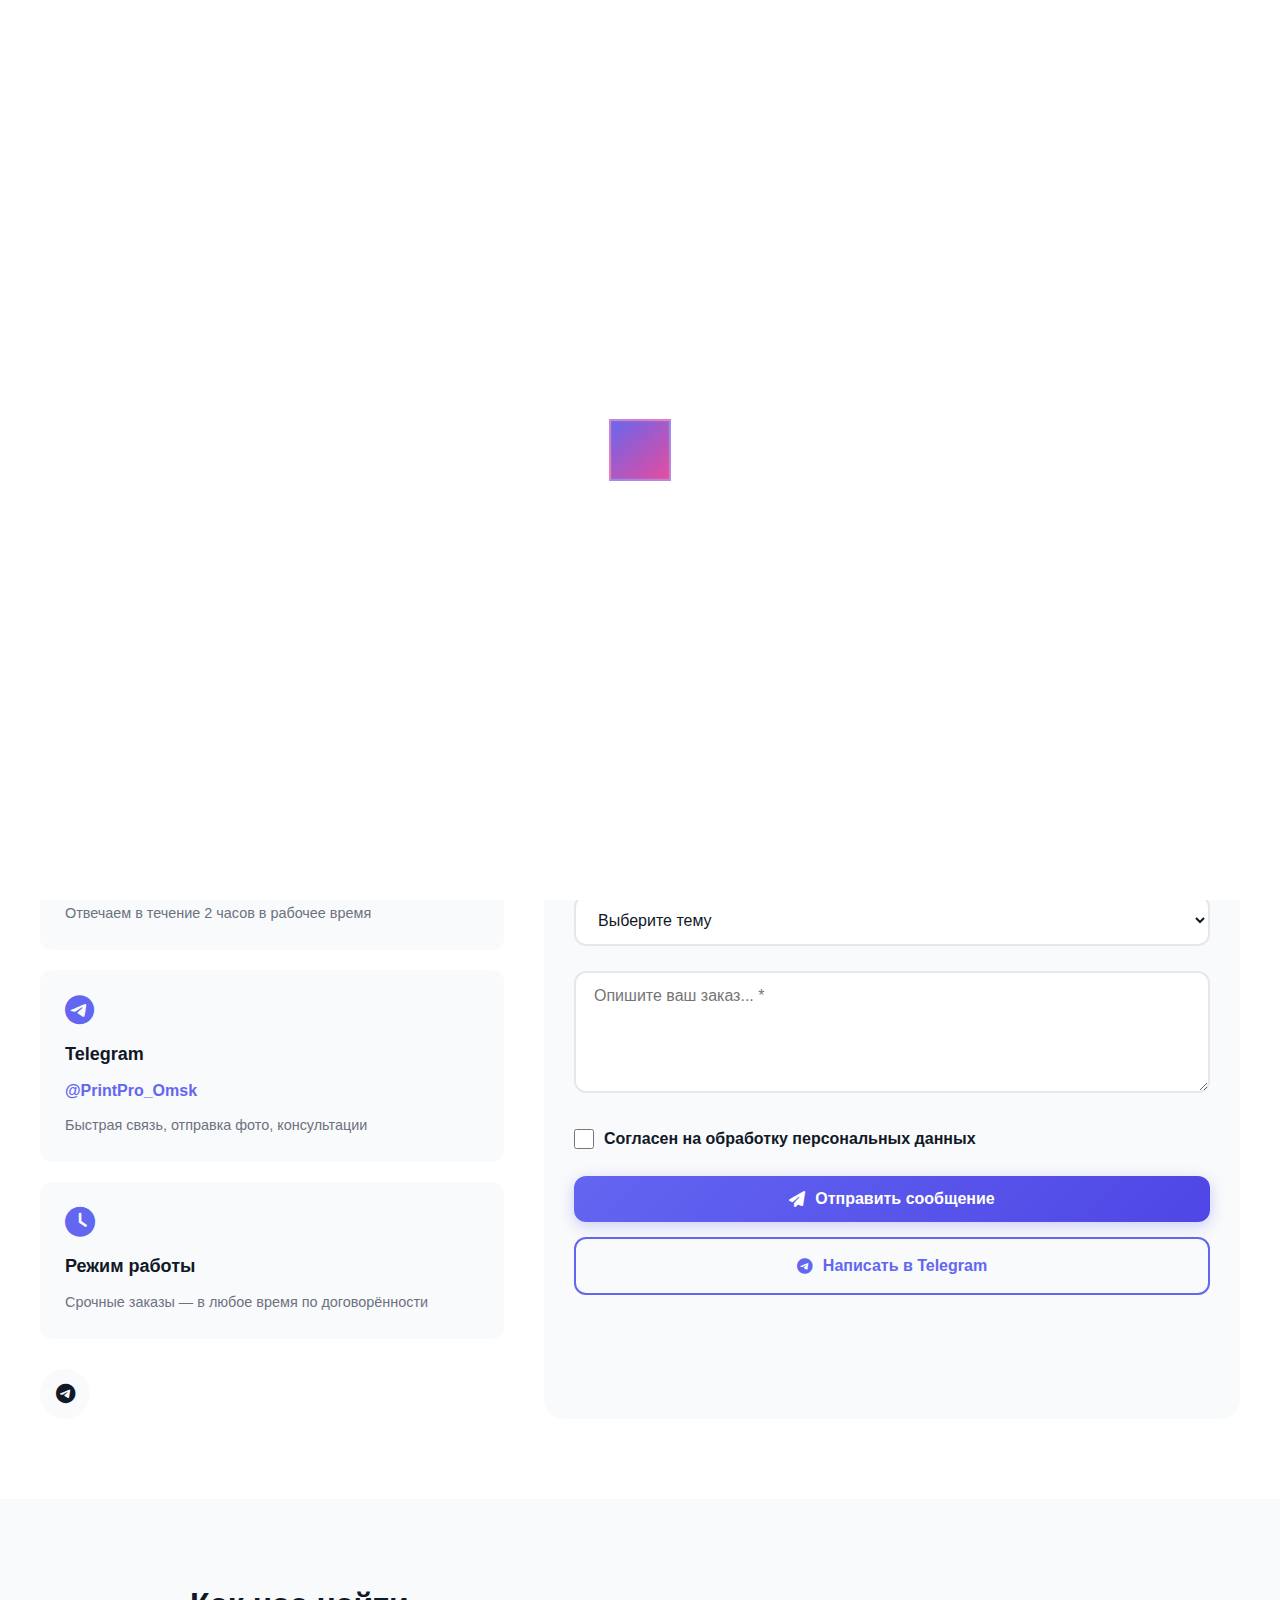
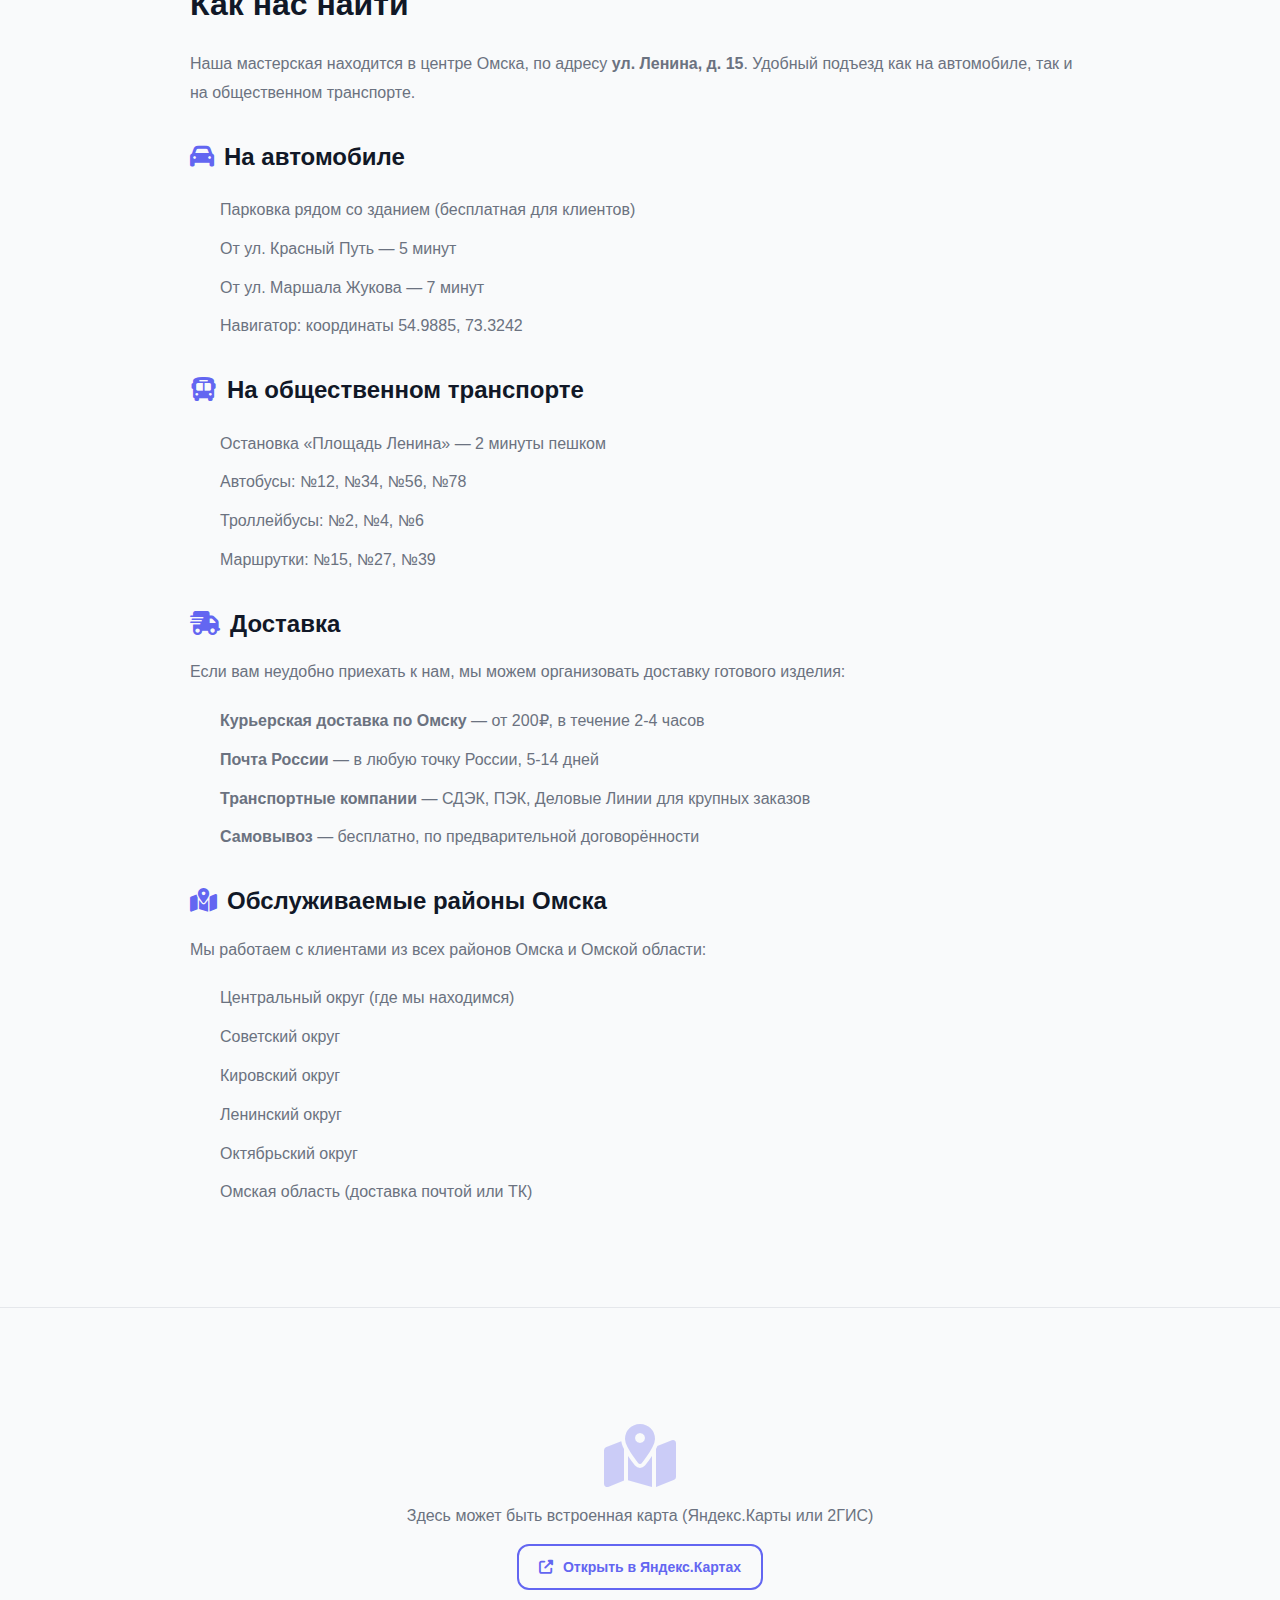
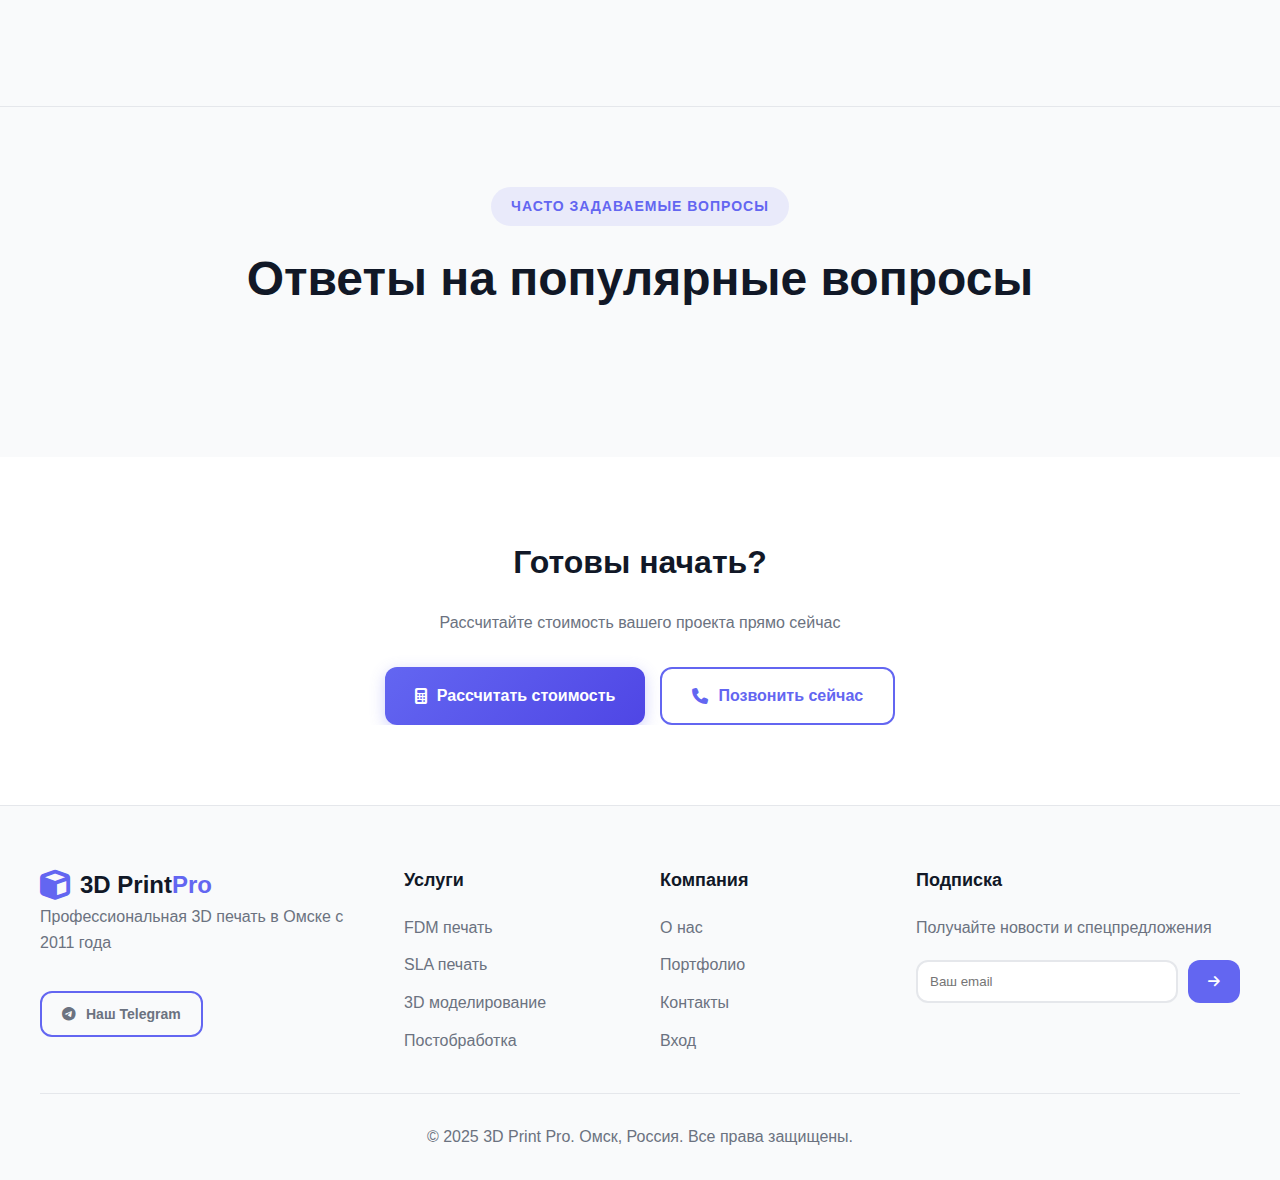
<file: contact.html>
<!DOCTYPE html>
<html lang="ru">
<head>
    <meta charset="UTF-8">
    <meta name="viewport" content="width=device-width, initial-scale=1.0">
    
    <!-- Primary Meta Tags -->
    <title>Контакты 3D Print Pro в Омске — Адрес, телефон, режим работы</title>
    <meta name="description" content="Контакты 3D Print Pro в Омске: адрес г. Омск, ул. Ленина, д. 15, телефон +7 (999) 123-45-67, email info@3dprintpro.ru. Работаем Пн-Пт: 9:00-18:00. Telegram: @PrintPro_Omsk">
    <meta name="keywords" content="контакты 3D печать Омск, адрес 3D Print Pro, телефон 3D печать, заказать 3D печать Омск">
    
    <!-- Canonical & Alternate Links -->
    <link rel="canonical" href="https://3dprintpro.ru/contact.html">
    <link rel="alternate" hreflang="ru-RU" href="https://3dprintpro.ru/contact.html">
    <link rel="alternate" hreflang="x-default" href="https://3dprintpro.ru/contact.html">
    
    <!-- Geo Tags -->
    <meta name="geo.region" content="RU-OMS">
    <meta name="geo.placename" content="Омск">
    <meta name="geo.position" content="54.9885;73.3242">
    <meta name="ICBM" content="54.9885, 73.3242">
    
    <!-- Open Graph / Facebook -->
    <meta property="og:type" content="website">
    <meta property="og:url" content="https://3dprintpro.ru/contact.html">
    <meta property="og:site_name" content="3D Print Pro">
    <meta property="og:title" content="Контакты 3D Print Pro в Омске — Адрес, телефон, режим работы">
    <meta property="og:description" content="Контакты 3D Print Pro в Омске: ул. Ленина, д. 15, телефон +7 (999) 123-45-67. Работаем Пн-Пт: 9:00-18:00.">
    <meta property="og:image" content="https://3dprintpro.ru/images/og-image.jpg">
    <meta property="og:locale" content="ru_RU">
    
    <!-- Twitter Card -->
    <meta name="twitter:card" content="summary_large_image">
    <meta name="twitter:url" content="https://3dprintpro.ru/contact.html">
    <meta name="twitter:title" content="Контакты 3D Print Pro в Омске">
    <meta name="twitter:description" content="Адрес, телефон, режим работы. г. Омск, ул. Ленина, д. 15, +7 (999) 123-45-67">
    <meta name="twitter:image" content="https://3dprintpro.ru/images/og-image.jpg">
    
    <!-- JSON-LD Structured Data: LocalBusiness with ContactPoint -->
    <script type="application/ld+json">
    {
      "@context": "https://schema.org",
      "@type": "LocalBusiness",
      "@id": "https://3dprintpro.ru/#organization",
      "name": "3D Print Pro",
      "description": "Профессиональная 3D печать в Омске",
      "url": "https://3dprintpro.ru/",
      "logo": "https://3dprintpro.ru/images/logo.png",
      "image": "https://3dprintpro.ru/images/og-image.jpg",
      "telephone": "+7 (999) 123-45-67",
      "email": "info@3dprintpro.ru",
      "address": {
        "@type": "PostalAddress",
        "streetAddress": "ул. Ленина, д. 15",
        "addressLocality": "Омск",
        "addressRegion": "Омская область",
        "postalCode": "644000",
        "addressCountry": "RU"
      },
      "geo": {
        "@type": "GeoCoordinates",
        "latitude": 54.9885,
        "longitude": 73.3242
      },
      "openingHoursSpecification": [
        {
          "@type": "OpeningHoursSpecification",
          "dayOfWeek": ["Monday", "Tuesday", "Wednesday", "Thursday", "Friday"],
          "opens": "09:00",
          "closes": "18:00"
        }
      ],
      "contactPoint": {
        "@type": "ContactPoint",
        "telephone": "+7 (999) 123-45-67",
        "contactType": "customer service",
        "email": "info@3dprintpro.ru",
        "availableLanguage": "Russian",
        "areaServed": "RU"
      },
      "areaServed": {
        "@type": "City",
        "name": "Омск"
      },
      "sameAs": [
        "https://t.me/PrintPro_Omsk"
      ]
    }
    </script>
    
    <!-- JSON-LD Structured Data: BreadcrumbList -->
    <script type="application/ld+json">
    {
      "@context": "https://schema.org",
      "@type": "BreadcrumbList",
      "itemListElement": [
        {
          "@type": "ListItem",
          "position": 1,
          "name": "Главная",
          "item": "https://3dprintpro.ru/"
        },
        {
          "@type": "ListItem",
          "position": 2,
          "name": "Контакты",
          "item": "https://3dprintpro.ru/contact.html"
        }
      ]
    }
    </script>
    
    <!-- Styles -->
    <link rel="stylesheet" href="css/style.css">
    <link rel="stylesheet" href="css/mobile-polish.css">
    <link rel="stylesheet" href="css/animations.css">
    <link rel="stylesheet" href="https://cdnjs.cloudflare.com/ajax/libs/font-awesome/6.4.0/css/all.min.css">
    
    <!-- Favicon -->
    <link rel="icon" type="image/svg+xml" href="data:image/svg+xml,<svg xmlns='http://www.w3.org/2000/svg' viewBox='0 0 100 100'><text y='.9em' font-size='90'>🖨️</text></svg>">
</head>
<body>
    <!-- Preloader -->
    <div class="preloader" id="preloader">
        <div class="loader">
            <div class="cube">
                <div class="face front"></div>
                <div class="face back"></div>
                <div class="face right"></div>
                <div class="face left"></div>
                <div class="face top"></div>
                <div class="face bottom"></div>
            </div>
        </div>
    </div>

    <!-- Header -->
    <header class="header" id="header">
        <nav class="navbar container">
            <a href="index.html" class="logo" style="text-decoration: none; color: inherit;">
                <i class="fas fa-cube"></i>
                <span id="siteName">3D Print<strong>Pro</strong></span>
            </a>
            <ul class="nav-menu" id="navMenu">
                <li><a href="index.html" class="nav-link">Главная</a></li>
                <li><a href="services.html" class="nav-link">Услуги</a></li>
                <li><a href="index.html#calculator" class="nav-link">Калькулятор</a></li>
                <li><a href="portfolio.html" class="nav-link">Портфолио</a></li>
                <li><a href="contact.html" class="nav-link active">Контакты</a></li>
            </ul>
            <div class="nav-actions">
                <button class="theme-toggle" id="themeToggle" title="Переключить тему">
                    <i class="fas fa-moon"></i>
                </button>
                <button class="hamburger" id="hamburger" aria-label="Меню">
                    <span></span>
                    <span></span>
                    <span></span>
                </button>
            </div>
        </nav>
    </header>

    <!-- Page Hero -->
    <section class="page-hero text-center">
        <div class="container">
            <h1>Свяжитесь с нами</h1>
            <p>Ответим на все вопросы и поможем с вашим проектом</p>
        </div>
    </section>

    <!-- Breadcrumbs -->
    <nav class="breadcrumbs">
        <div class="container">
            <ul>
                <li><a href="index.html">Главная</a></li>
                <li>Контакты</li>
            </ul>
        </div>
    </nav>

    <!-- Contact Section -->
    <section class="contact" style="padding: 80px 0;">
        <div class="container">
            <div class="contact-wrapper">
                <div class="contact-info">
                    <div class="contact-card">
                        <i class="fas fa-map-marker-alt"></i>
                        <h3>Адрес</h3>
                        <p id="contactAddress">г. Омск, ул. Ленина, д. 15</p>
                        <p style="font-size: 0.9rem; color: var(--text-secondary); margin-top: 10px;">
                            Центр города, удобный подъезд, парковка рядом
                        </p>
                    </div>
                    <div class="contact-card">
                        <i class="fas fa-phone"></i>
                        <h3>Телефон</h3>
                        <p><a href="tel:+79991234567" id="contactPhone" style="color: var(--text); text-decoration: none;">+7 (999) 123-45-67</a></p>
                        <p style="font-size: 0.9rem; color: var(--text-secondary); margin-top: 10px;">
                            Звонки принимаем Пн-Пт: 9:00-18:00
                        </p>
                    </div>
                    <div class="contact-card">
                        <i class="fas fa-envelope"></i>
                        <h3>Email</h3>
                        <p><a href="mailto:info@3dprintpro.ru" id="contactEmail" style="color: var(--text); text-decoration: none;">info@3dprintpro.ru</a></p>
                        <p style="font-size: 0.9rem; color: var(--text-secondary); margin-top: 10px;">
                            Отвечаем в течение 2 часов в рабочее время
                        </p>
                    </div>
                    <div class="contact-card">
                        <i class="fab fa-telegram"></i>
                        <h3>Telegram</h3>
                        <p><a href="https://t.me/PrintPro_Omsk" target="_blank" style="color: var(--primary); text-decoration: none; font-weight: 600;">@PrintPro_Omsk</a></p>
                        <p style="font-size: 0.9rem; color: var(--text-secondary); margin-top: 10px;">
                            Быстрая связь, отправка фото, консультации
                        </p>
                    </div>
                    <div class="contact-card">
                        <i class="fas fa-clock"></i>
                        <h3>Режим работы</h3>
                        <p id="contactHours">Пн-Пт: 9:00 - 18:00<br>Сб-Вс: Выходной</p>
                        <p style="font-size: 0.9rem; color: var(--text-secondary); margin-top: 10px;">
                            Срочные заказы — в любое время по договорённости
                        </p>
                    </div>
                    <div class="social-links" id="socialLinks">
                        <!-- Social links will be loaded here -->
                    </div>
                </div>
                
                <form class="contact-form" id="contactForm">
                    <h3 id="formTitle" style="margin-bottom: 20px; color: var(--text);">
                        <i class="fas fa-envelope"></i>
                        Напишите нам
                    </h3>
                    
                    <p style="color: var(--text-secondary); margin-bottom: 25px;">
                        Заполните форму, и мы свяжемся с вами в ближайшее время для обсуждения вашего проекта
                    </p>
                    
                    <!-- Динамические поля формы -->
                    <div id="dynamicFormFields">
                        <!-- Поля загружаются автоматически из CONFIG -->
                    </div>
                    
                    <div class="form-group">
                        <label class="checkbox-label">
                            <input type="checkbox" name="privacy" required>
                            <span>Согласен на обработку персональных данных</span>
                        </label>
                    </div>
                    <button type="submit" class="btn btn-primary btn-block">
                        <i class="fas fa-paper-plane"></i>
                        Отправить сообщение
                    </button>
                    <a href="https://t.me/PrintPro_Omsk" target="_blank" class="btn btn-outline btn-block" style="margin-top: 15px; text-decoration: none;">
                        <i class="fab fa-telegram"></i>
                        Написать в Telegram
                    </a>
                </form>
            </div>
        </div>
    </section>

    <!-- How to Find Us -->
    <section class="content-section">
        <div class="container">
            <div class="content-wrapper">
                <h2>Как нас найти</h2>
                <p>
                    Наша мастерская находится в центре Омска, по адресу <strong>ул. Ленина, д. 15</strong>. 
                    Удобный подъезд как на автомобиле, так и на общественном транспорте.
                </p>

                <h3><i class="fas fa-car" style="color: var(--primary); margin-right: 10px;"></i>На автомобиле</h3>
                <ul>
                    <li>Парковка рядом со зданием (бесплатная для клиентов)</li>
                    <li>От ул. Красный Путь — 5 минут</li>
                    <li>От ул. Маршала Жукова — 7 минут</li>
                    <li>Навигатор: координаты 54.9885, 73.3242</li>
                </ul>

                <h3><i class="fas fa-bus" style="color: var(--primary); margin-right: 10px;"></i>На общественном транспорте</h3>
                <ul>
                    <li>Остановка «Площадь Ленина» — 2 минуты пешком</li>
                    <li>Автобусы: №12, №34, №56, №78</li>
                    <li>Троллейбусы: №2, №4, №6</li>
                    <li>Маршрутки: №15, №27, №39</li>
                </ul>

                <h3><i class="fas fa-shipping-fast" style="color: var(--primary); margin-right: 10px;"></i>Доставка</h3>
                <p>
                    Если вам неудобно приехать к нам, мы можем организовать доставку готового изделия:
                </p>
                <ul>
                    <li><strong>Курьерская доставка по Омску</strong> — от 200₽, в течение 2-4 часов</li>
                    <li><strong>Почта России</strong> — в любую точку России, 5-14 дней</li>
                    <li><strong>Транспортные компании</strong> — СДЭК, ПЭК, Деловые Линии для крупных заказов</li>
                    <li><strong>Самовывоз</strong> — бесплатно, по предварительной договорённости</li>
                </ul>

                <h3><i class="fas fa-map-marked-alt" style="color: var(--primary); margin-right: 10px;"></i>Обслуживаемые районы Омска</h3>
                <p>
                    Мы работаем с клиентами из всех районов Омска и Омской области:
                </p>
                <ul>
                    <li>Центральный округ (где мы находимся)</li>
                    <li>Советский округ</li>
                    <li>Кировский округ</li>
                    <li>Ленинский округ</li>
                    <li>Октябрьский округ</li>
                    <li>Омская область (доставка почтой или ТК)</li>
                </ul>
            </div>
        </div>
    </section>

    <!-- Map Placeholder -->
    <section style="padding: 0; margin: 0; height: 400px; background: var(--bg-secondary); border-top: 1px solid var(--border); border-bottom: 1px solid var(--border);">
        <div style="height: 100%; display: flex; align-items: center; justify-content: center; flex-direction: column; gap: 15px;">
            <i class="fas fa-map-marked-alt" style="font-size: 4rem; color: var(--primary); opacity: 0.3;"></i>
            <p style="color: var(--text-secondary);">Здесь может быть встроенная карта (Яндекс.Карты или 2ГИС)</p>
            <a href="https://yandex.ru/maps/?text=54.9885,73.3242" target="_blank" class="btn btn-outline btn-sm">
                <i class="fas fa-external-link-alt"></i>
                Открыть в Яндекс.Картах
            </a>
        </div>
    </section>

    <!-- FAQ Section -->
    <section class="faq" style="padding: 80px 0;">
        <div class="container">
            <div class="section-header">
                <span class="section-label">Часто задаваемые вопросы</span>
                <h2 class="section-title">Ответы на популярные вопросы</h2>
            </div>
            <div class="faq-list" id="faqList">
                <!-- FAQ items will be loaded here -->
            </div>
        </div>
    </section>

    <!-- CTA Section -->
    <section class="content-section">
        <div class="container">
            <div class="content-wrapper" style="text-align: center;">
                <h2>Готовы начать?</h2>
                <p>Рассчитайте стоимость вашего проекта прямо сейчас</p>
                <div style="display: flex; gap: 15px; justify-content: center; flex-wrap: wrap; margin-top: 30px;">
                    <a href="index.html#calculator" class="btn btn-primary">
                        <i class="fas fa-calculator"></i>
                        Рассчитать стоимость
                    </a>
                    <a href="tel:+79991234567" class="btn btn-outline">
                        <i class="fas fa-phone"></i>
                        Позвонить сейчас
                    </a>
                </div>
            </div>
        </div>
    </section>

    <!-- Footer -->
    <footer class="footer">
        <div class="container">
            <div class="footer-content">
                <div class="footer-col">
                    <div class="logo">
                        <i class="fas fa-cube"></i>
                        <span>3D Print<strong>Pro</strong></span>
                    </div>
                    <p>Профессиональная 3D печать в Омске с 2011 года</p>
                    <a href="https://t.me/PrintPro_Omsk" target="_blank" class="btn btn-outline btn-sm" style="margin-top: 15px; text-decoration: none;">
                        <i class="fab fa-telegram"></i>
                        Наш Telegram
                    </a>
                </div>
                <div class="footer-col">
                    <h4>Услуги</h4>
                    <ul>
                        <li><a href="services.html">FDM печать</a></li>
                        <li><a href="services.html">SLA печать</a></li>
                        <li><a href="services.html">3D моделирование</a></li>
                        <li><a href="services.html">Постобработка</a></li>
                    </ul>
                </div>
                <div class="footer-col">
                    <h4>Компания</h4>
                    <ul>
                        <li><a href="about.html">О нас</a></li>
                        <li><a href="portfolio.html">Портфолио</a></li>
                        <li><a href="contact.html">Контакты</a></li>
                        <li><a href="admin.html">Вход</a></li>
                    </ul>
                </div>
                <div class="footer-col">
                    <h4>Подписка</h4>
                    <p>Получайте новости и спецпредложения</p>
                    <form class="subscribe-form" id="subscribeForm">
                        <input type="email" name="email" placeholder="Ваш email" required>
                        <button type="submit"><i class="fas fa-arrow-right"></i></button>
                    </form>
                </div>
            </div>
            <div class="footer-bottom">
                <p>&copy; 2025 3D Print Pro. Омск, Россия. Все права защищены.</p>
            </div>
        </div>
    </footer>

    <!-- Scripts -->
    <script src="config.js"></script>
    <script src="js/validators.js"></script>
    <script src="js/database.js"></script>
    <script src="js/calculator.js"></script>
    <script src="js/telegram.js"></script>
    <script src="js/main.js"></script>
</body>
</html>
</file>
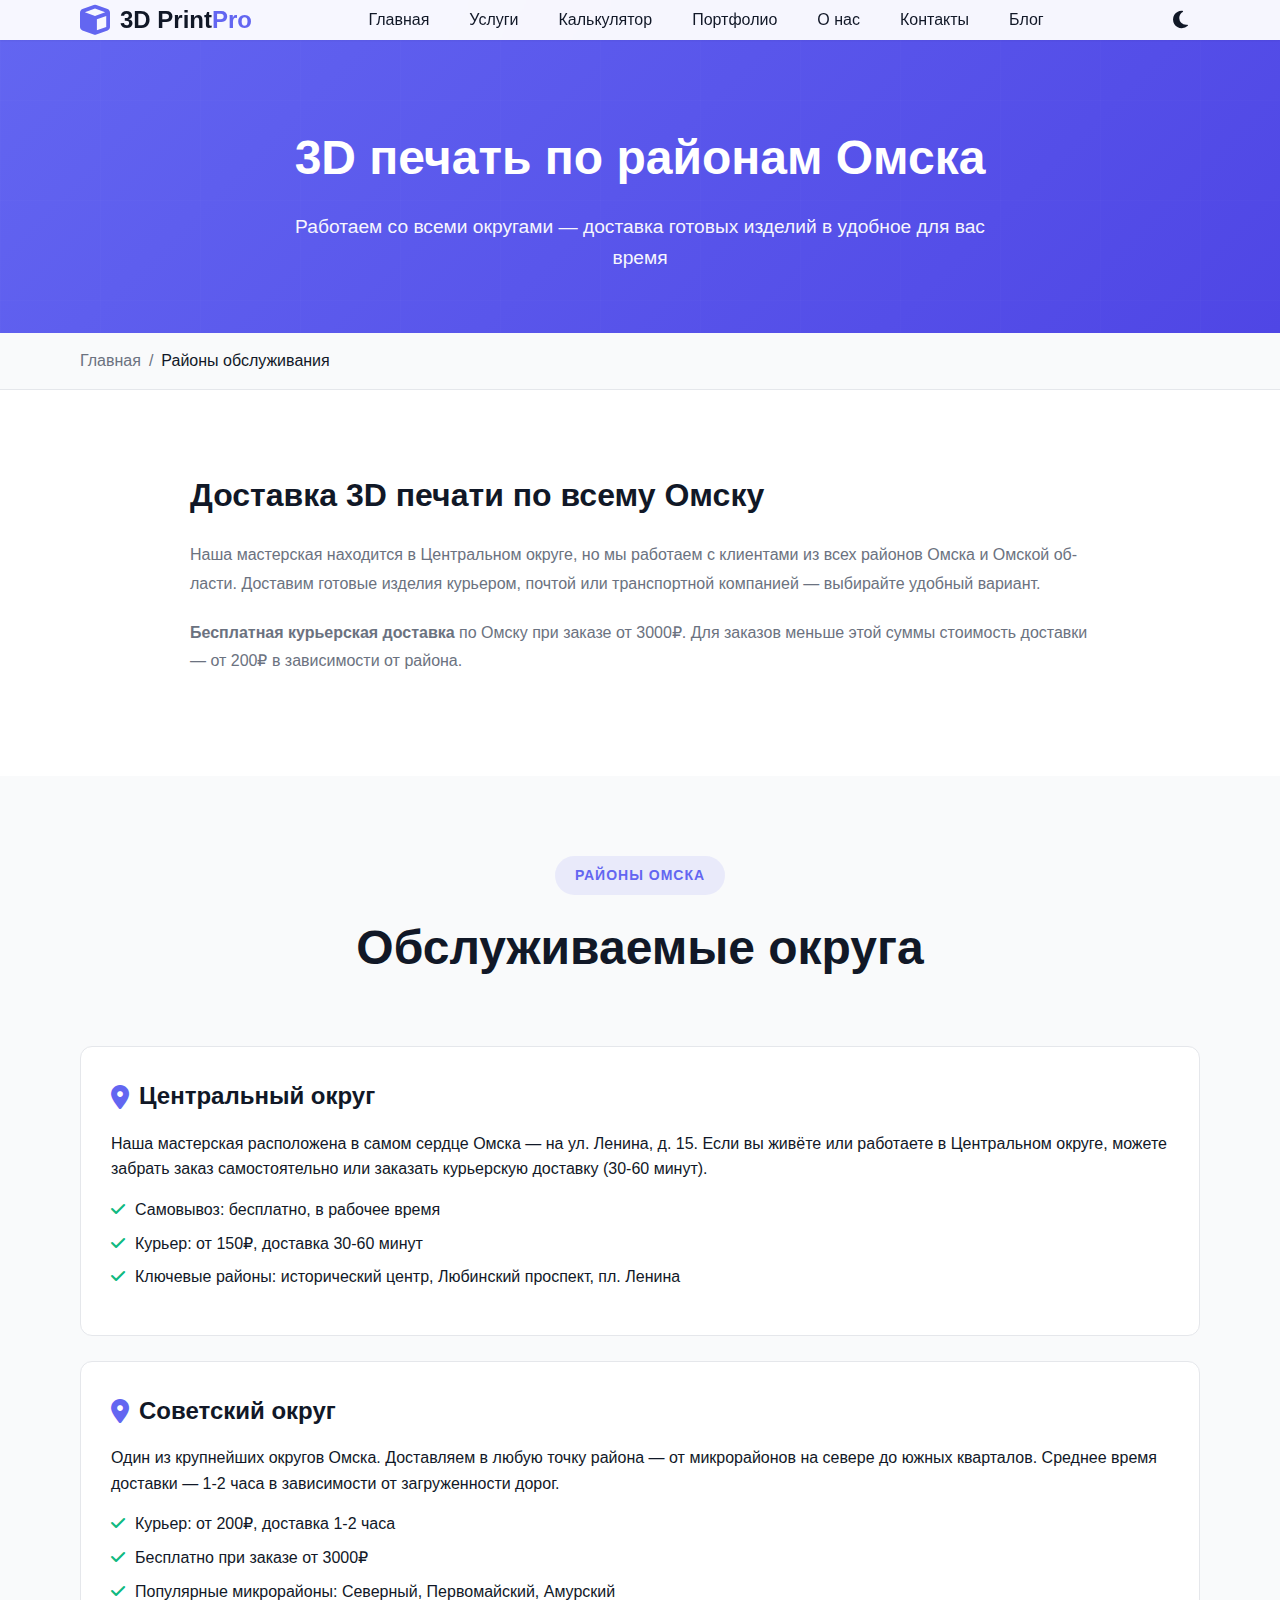
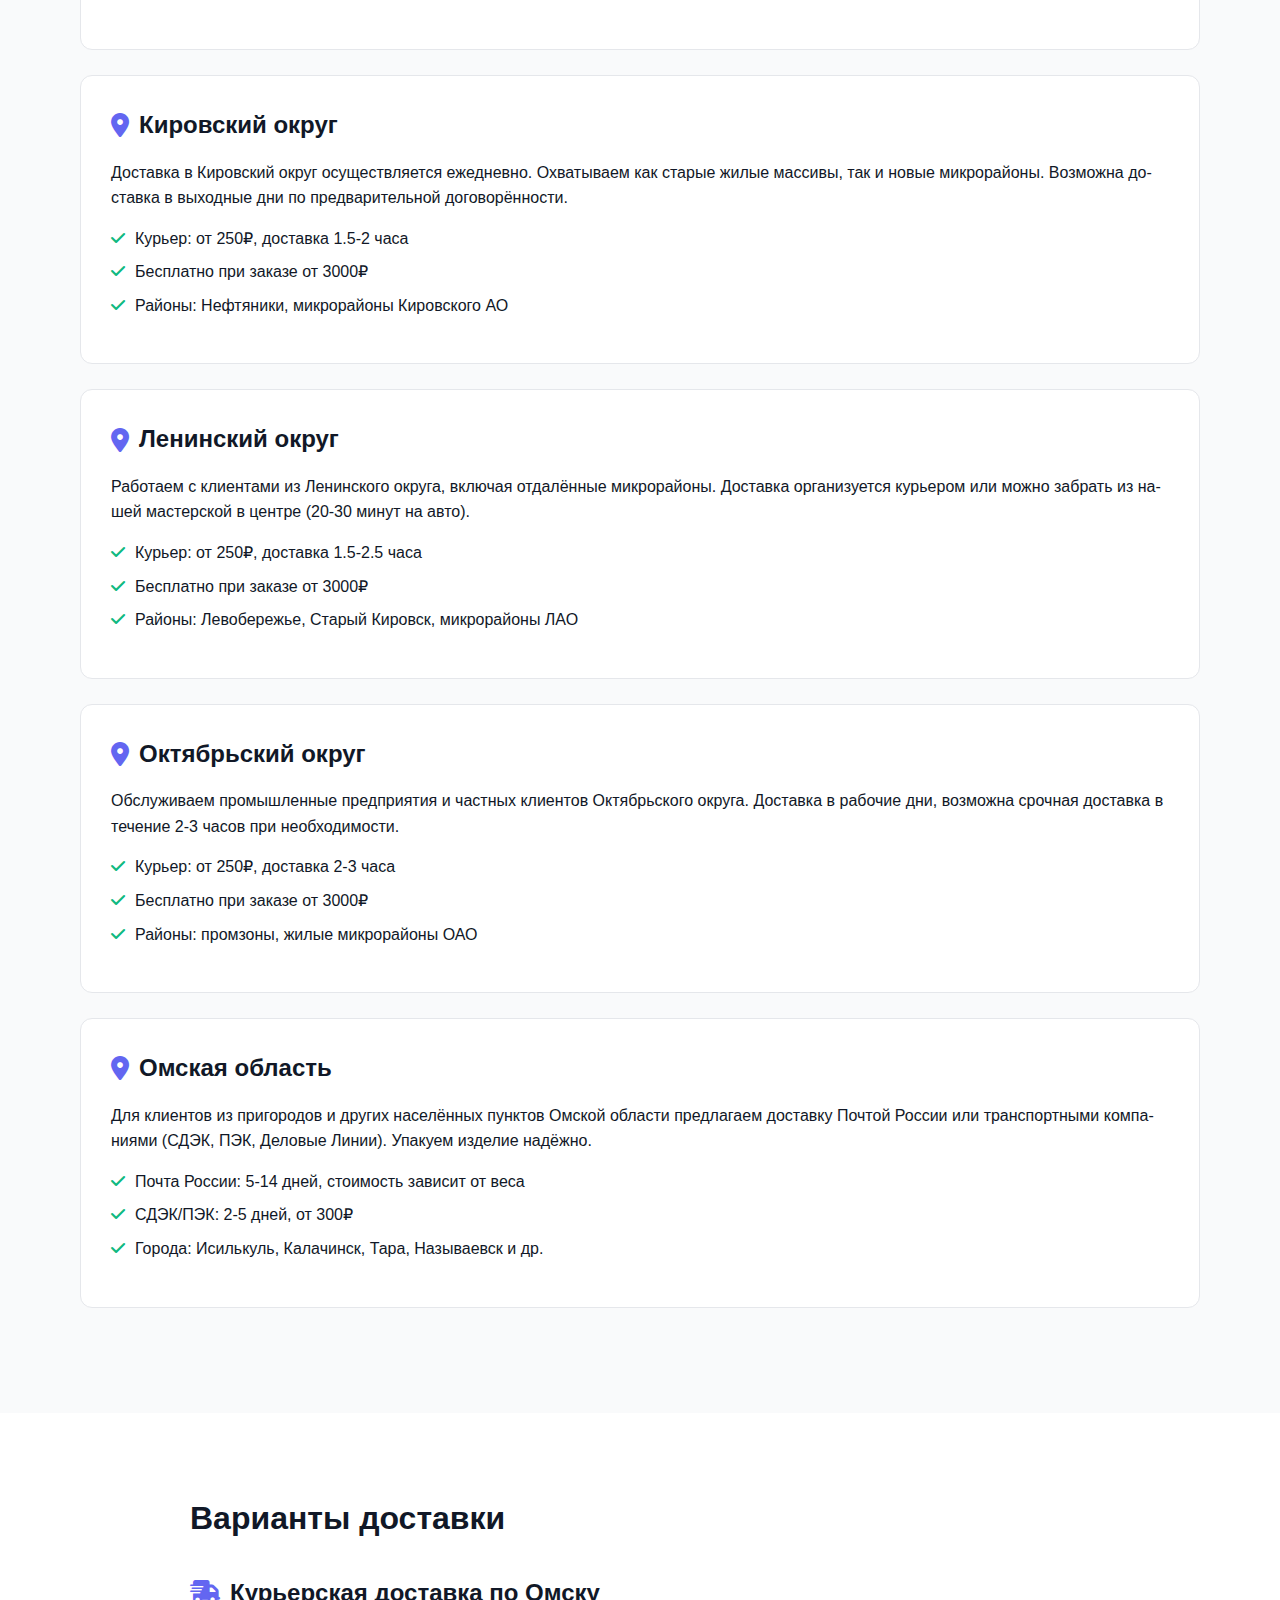
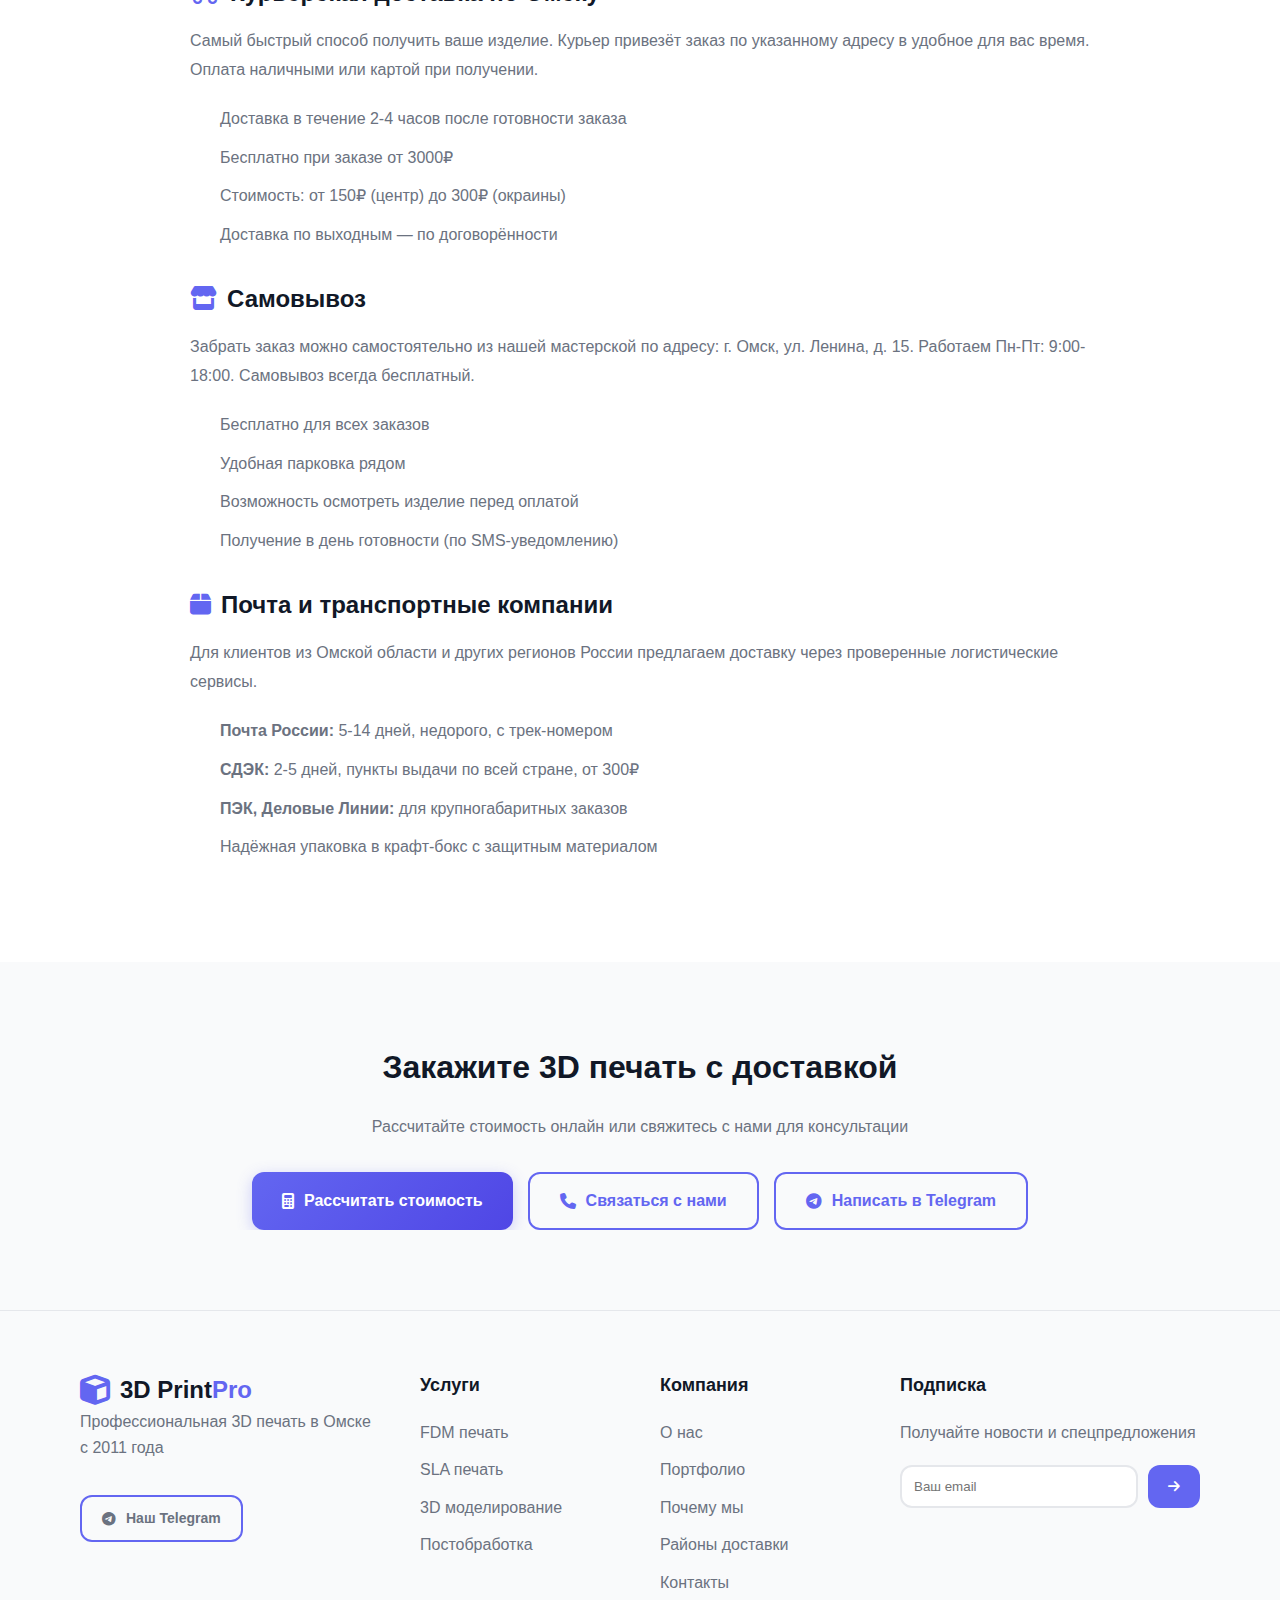
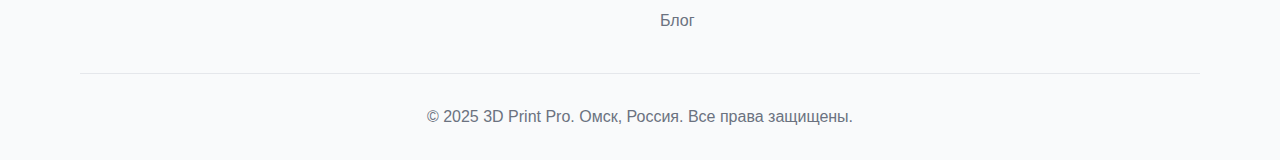
<file: districts.html>
<!DOCTYPE html>
<html lang="ru">
<head>
    <meta charset="UTF-8">
    <meta name="viewport" content="width=device-width, initial-scale=1.0">
    
    <!-- Primary Meta Tags -->
    <title>3D печать по районам Омска — Доставка во все округа | 3D Print Pro</title>
    <meta name="description" content="3D печать с доставкой по всем районам Омска: Центральный, Советский, Кировский, Ленинский, Октябрьский округа. Бесплатная доставка от 3000₽. Звоните: +7 (999) 123-45-67">
    <meta name="keywords" content="3D печать по районам Омска, доставка 3D печать Омск, 3D печать Центральный округ, 3D печать Советский округ">
    
    <!-- Canonical & Alternate Links -->
    <link rel="canonical" href="https://3dprintpro.ru/districts.html">
    <link rel="alternate" hreflang="ru-RU" href="https://3dprintpro.ru/districts.html">
    <link rel="alternate" hreflang="x-default" href="https://3dprintpro.ru/districts.html">
    
    <!-- Geo Tags -->
    <meta name="geo.region" content="RU-OMS">
    <meta name="geo.placename" content="Омск">
    <meta name="geo.position" content="54.9885;73.3242">
    <meta name="ICBM" content="54.9885, 73.3242">
    
    <!-- Open Graph / Facebook -->
    <meta property="og:type" content="website">
    <meta property="og:url" content="https://3dprintpro.ru/districts.html">
    <meta property="og:site_name" content="3D Print Pro">
    <meta property="og:title" content="3D печать по районам Омска — Доставка во все округа">
    <meta property="og:description" content="3D печать с доставкой по всем районам Омска. Бесплатная доставка от 3000₽.">
    <meta property="og:image" content="https://3dprintpro.ru/images/og-image.jpg">
    <meta property="og:locale" content="ru_RU">
    
    <!-- Twitter Card -->
    <meta name="twitter:card" content="summary_large_image">
    <meta name="twitter:url" content="https://3dprintpro.ru/districts.html">
    <meta name="twitter:title" content="3D печать по районам Омска — Доставка во все округа">
    <meta name="twitter:description" content="3D печать с доставкой по всем районам Омска. Бесплатная доставка от 3000₽.">
    <meta name="twitter:image" content="https://3dprintpro.ru/images/og-image.jpg">
    
    <!-- JSON-LD Structured Data: BreadcrumbList -->
    <script type="application/ld+json">
    {
      "@context": "https://schema.org",
      "@type": "BreadcrumbList",
      "itemListElement": [
        {
          "@type": "ListItem",
          "position": 1,
          "name": "Главная",
          "item": "https://3dprintpro.ru/"
        },
        {
          "@type": "ListItem",
          "position": 2,
          "name": "Районы обслуживания",
          "item": "https://3dprintpro.ru/districts.html"
        }
      ]
    }
    </script>
    
    <!-- Styles -->
    <link rel="stylesheet" href="css/style.css">
    <link rel="stylesheet" href="css/mobile-polish.css">
    <link rel="stylesheet" href="css/layout-fix.css">
    <link rel="stylesheet" href="css/animations.css">
    <link rel="stylesheet" href="https://cdnjs.cloudflare.com/ajax/libs/font-awesome/6.4.0/css/all.min.css">
    
    <!-- Favicon -->
    <link rel="icon" type="image/svg+xml" href="data:image/svg+xml,<svg xmlns='http://www.w3.org/2000/svg' viewBox='0 0 100 100'><text y='.9em' font-size='90'>🖨️</text></svg>">
</head>
<body>
    <!-- Preloader -->
    <div class="preloader" id="preloader">
        <div class="loader">
            <div class="cube">
                <div class="face front"></div>
                <div class="face back"></div>
                <div class="face right"></div>
                <div class="face left"></div>
                <div class="face top"></div>
                <div class="face bottom"></div>
            </div>
        </div>
    </div>

    <!-- Header -->
    <header class="header" id="header">
        <nav class="navbar container">
            <a href="index.html" class="logo" style="text-decoration: none; color: inherit;">
                <i class="fas fa-cube"></i>
                <span id="siteName">3D Print<strong>Pro</strong></span>
            </a>
            <ul class="nav-menu" id="navMenu">
                <li><a href="index.html" class="nav-link" data-page="home">Главная</a></li>
                <li><a href="services.html" class="nav-link" data-page="services">Услуги</a></li>
                <li><a href="index.html#calculator" class="nav-link">Калькулятор</a></li>
                <li><a href="portfolio.html" class="nav-link" data-page="portfolio">Портфолио</a></li>
                <li><a href="about.html" class="nav-link" data-page="about">О нас</a></li>
                <li><a href="contact.html" class="nav-link" data-page="contact">Контакты</a></li>
                <li><a href="blog.html" class="nav-link" data-page="blog">Блог</a></li>
            </ul>
            <div class="nav-actions">
                <button class="theme-toggle" id="themeToggle" title="Переключить тему">
                    <i class="fas fa-moon"></i>
                </button>
                <button class="hamburger" id="hamburger" aria-label="Меню">
                    <span></span>
                    <span></span>
                    <span></span>
                </button>
            </div>
        </nav>
    </header>

    <!-- Page Hero -->
    <section class="page-hero text-center">
        <div class="container">
            <h1>3D печать по районам Омска</h1>
            <p>Работаем со всеми округами — доставка готовых изделий в удобное для вас время</p>
        </div>
    </section>

    <!-- Breadcrumbs -->
    <nav class="breadcrumbs">
        <div class="container">
            <ul>
                <li><a href="index.html">Главная</a></li>
                <li>Районы обслуживания</li>
            </ul>
        </div>
    </nav>

    <!-- Intro -->
    <section class="content-section">
        <div class="container">
            <div class="content-wrapper">
                <h2>Доставка 3D печати по всему Омску</h2>
                <p>
                    Наша мастерская находится в Центральном округе, но мы работаем с клиентами из всех 
                    районов Омска и Омской области. Доставим готовые изделия курьером, почтой или 
                    транспортной компанией — выбирайте удобный вариант.
                </p>
                <p>
                    <strong>Бесплатная курьерская доставка</strong> по Омску при заказе от 3000₽. 
                    Для заказов меньше этой суммы стоимость доставки — от 200₽ в зависимости от района.
                </p>
            </div>
        </div>
    </section>

    <!-- Districts -->
    <section class="content-section" style="background: var(--bg-secondary);">
        <div class="container">
            <div class="section-header">
                <span class="section-label">Районы Омска</span>
                <h2 class="section-title">Обслуживаемые округа</h2>
            </div>

            <div class="district-card">
                <h3><i class="fas fa-map-marker-alt"></i>Центральный округ</h3>
                <p>
                    Наша мастерская расположена в самом сердце Омска — на ул. Ленина, д. 15. Если вы живёте 
                    или работаете в Центральном округе, можете забрать заказ самостоятельно или заказать 
                    курьерскую доставку (30-60 минут).
                </p>
                <ul>
                    <li><i class="fas fa-check"></i> Самовывоз: бесплатно, в рабочее время</li>
                    <li><i class="fas fa-check"></i> Курьер: от 150₽, доставка 30-60 минут</li>
                    <li><i class="fas fa-check"></i> Ключевые районы: исторический центр, Любинский проспект, пл. Ленина</li>
                </ul>
            </div>

            <div class="district-card">
                <h3><i class="fas fa-map-marker-alt"></i>Советский округ</h3>
                <p>
                    Один из крупнейших округов Омска. Доставляем в любую точку района — от микрорайонов 
                    на севере до южных кварталов. Среднее время доставки — 1-2 часа в зависимости от загруженности дорог.
                </p>
                <ul>
                    <li><i class="fas fa-check"></i> Курьер: от 200₽, доставка 1-2 часа</li>
                    <li><i class="fas fa-check"></i> Бесплатно при заказе от 3000₽</li>
                    <li><i class="fas fa-check"></i> Популярные микрорайоны: Северный, Первомайский, Амурский</li>
                </ul>
            </div>

            <div class="district-card">
                <h3><i class="fas fa-map-marker-alt"></i>Кировский округ</h3>
                <p>
                    Доставка в Кировский округ осуществляется ежедневно. Охватываем как старые жилые массивы, 
                    так и новые микрорайоны. Возможна доставка в выходные дни по предварительной договорённости.
                </p>
                <ul>
                    <li><i class="fas fa-check"></i> Курьер: от 250₽, доставка 1.5-2 часа</li>
                    <li><i class="fas fa-check"></i> Бесплатно при заказе от 3000₽</li>
                    <li><i class="fas fa-check"></i> Районы: Нефтяники, микрорайоны Кировского АО</li>
                </ul>
            </div>

            <div class="district-card">
                <h3><i class="fas fa-map-marker-alt"></i>Ленинский округ</h3>
                <p>
                    Работаем с клиентами из Ленинского округа, включая отдалённые микрорайоны. Доставка 
                    организуется курьером или можно забрать из нашей мастерской в центре (20-30 минут на авто).
                </p>
                <ul>
                    <li><i class="fas fa-check"></i> Курьер: от 250₽, доставка 1.5-2.5 часа</li>
                    <li><i class="fas fa-check"></i> Бесплатно при заказе от 3000₽</li>
                    <li><i class="fas fa-check"></i> Районы: Левобережье, Старый Кировск, микрорайоны ЛАО</li>
                </ul>
            </div>

            <div class="district-card">
                <h3><i class="fas fa-map-marker-alt"></i>Октябрьский округ</h3>
                <p>
                    Обслуживаем промышленные предприятия и частных клиентов Октябрьского округа. Доставка 
                    в рабочие дни, возможна срочная доставка в течение 2-3 часов при необходимости.
                </p>
                <ul>
                    <li><i class="fas fa-check"></i> Курьер: от 250₽, доставка 2-3 часа</li>
                    <li><i class="fas fa-check"></i> Бесплатно при заказе от 3000₽</li>
                    <li><i class="fas fa-check"></i> Районы: промзоны, жилые микрорайоны ОАО</li>
                </ul>
            </div>

            <div class="district-card">
                <h3><i class="fas fa-map-marker-alt"></i>Омская область</h3>
                <p>
                    Для клиентов из пригородов и других населённых пунктов Омской области предлагаем доставку 
                    Почтой России или транспортными компаниями (СДЭК, ПЭК, Деловые Линии). Упакуем изделие надёжно.
                </p>
                <ul>
                    <li><i class="fas fa-check"></i> Почта России: 5-14 дней, стоимость зависит от веса</li>
                    <li><i class="fas fa-check"></i> СДЭК/ПЭК: 2-5 дней, от 300₽</li>
                    <li><i class="fas fa-check"></i> Города: Исилькуль, Калачинск, Тара, Называевск и др.</li>
                </ul>
            </div>
        </div>
    </section>

    <!-- Delivery Options -->
    <section class="content-section">
        <div class="container">
            <div class="content-wrapper">
                <h2>Варианты доставки</h2>

                <h3><i class="fas fa-shipping-fast" style="color: var(--primary); margin-right: 10px;"></i>Курьерская доставка по Омску</h3>
                <p>
                    Самый быстрый способ получить ваше изделие. Курьер привезёт заказ по указанному адресу 
                    в удобное для вас время. Оплата наличными или картой при получении.
                </p>
                <ul>
                    <li>Доставка в течение 2-4 часов после готовности заказа</li>
                    <li>Бесплатно при заказе от 3000₽</li>
                    <li>Стоимость: от 150₽ (центр) до 300₽ (окраины)</li>
                    <li>Доставка по выходным — по договорённости</li>
                </ul>

                <h3><i class="fas fa-store" style="color: var(--primary); margin-right: 10px;"></i>Самовывоз</h3>
                <p>
                    Забрать заказ можно самостоятельно из нашей мастерской по адресу: г. Омск, ул. Ленина, д. 15. 
                    Работаем Пн-Пт: 9:00-18:00. Самовывоз всегда бесплатный.
                </p>
                <ul>
                    <li>Бесплатно для всех заказов</li>
                    <li>Удобная парковка рядом</li>
                    <li>Возможность осмотреть изделие перед оплатой</li>
                    <li>Получение в день готовности (по SMS-уведомлению)</li>
                </ul>

                <h3><i class="fas fa-box" style="color: var(--primary); margin-right: 10px;"></i>Почта и транспортные компании</h3>
                <p>
                    Для клиентов из Омской области и других регионов России предлагаем доставку через 
                    проверенные логистические сервисы.
                </p>
                <ul>
                    <li><strong>Почта России:</strong> 5-14 дней, недорого, с трек-номером</li>
                    <li><strong>СДЭК:</strong> 2-5 дней, пункты выдачи по всей стране, от 300₽</li>
                    <li><strong>ПЭК, Деловые Линии:</strong> для крупногабаритных заказов</li>
                    <li>Надёжная упаковка в крафт-бокс с защитным материалом</li>
                </ul>
            </div>
        </div>
    </section>

    <!-- CTA Section -->
    <section class="content-section" style="background: var(--bg-secondary);">
        <div class="container">
            <div class="content-wrapper" style="text-align: center;">
                <h2>Закажите 3D печать с доставкой</h2>
                <p>Рассчитайте стоимость онлайн или свяжитесь с нами для консультации</p>
                <div style="display: flex; gap: 15px; justify-content: center; flex-wrap: wrap; margin-top: 30px;">
                    <a href="index.html#calculator" class="btn btn-primary">
                        <i class="fas fa-calculator"></i>
                        Рассчитать стоимость
                    </a>
                    <a href="contact.html" class="btn btn-outline">
                        <i class="fas fa-phone"></i>
                        Связаться с нами
                    </a>
                    <a href="https://t.me/PrintPro_Omsk" target="_blank" class="btn btn-outline">
                        <i class="fab fa-telegram"></i>
                        Написать в Telegram
                    </a>
                </div>
            </div>
        </div>
    </section>

    <!-- Footer -->
    <footer class="footer">
        <div class="container">
            <div class="footer-content">
                <div class="footer-col">
                    <div class="logo">
                        <i class="fas fa-cube"></i>
                        <span>3D Print<strong>Pro</strong></span>
                    </div>
                    <p>Профессиональная 3D печать в Омске с 2011 года</p>
                    <a href="https://t.me/PrintPro_Omsk" target="_blank" class="btn btn-outline btn-sm" style="margin-top: 15px; text-decoration: none;">
                        <i class="fab fa-telegram"></i>
                        Наш Telegram
                    </a>
                </div>
                <div class="footer-col">
                    <h4>Услуги</h4>
                    <ul>
                        <li><a href="services.html">FDM печать</a></li>
                        <li><a href="services.html">SLA печать</a></li>
                        <li><a href="services.html">3D моделирование</a></li>
                        <li><a href="services.html">Постобработка</a></li>
                    </ul>
                </div>
                <div class="footer-col">
                    <h4>Компания</h4>
                    <ul>
                        <li><a href="about.html">О нас</a></li>
                        <li><a href="portfolio.html">Портфолио</a></li>
                        <li><a href="why-us.html">Почему мы</a></li>
                        <li><a href="districts.html">Районы доставки</a></li>
                        <li><a href="contact.html">Контакты</a></li>
                        <li><a href="blog.html">Блог</a></li>
                    </ul>
                </div>
                <div class="footer-col">
                    <h4>Подписка</h4>
                    <p>Получайте новости и спецпредложения</p>
                    <form class="subscribe-form" id="subscribeForm">
                        <input type="email" name="email" placeholder="Ваш email" required>
                        <button type="submit"><i class="fas fa-arrow-right"></i></button>
                    </form>
                </div>
            </div>
            <div class="footer-bottom">
                <p>&copy; 2025 3D Print Pro. Омск, Россия. Все права защищены.</p>
            </div>
        </div>
    </footer>

    <!-- Scripts -->
    <script src="config.js"></script>
    <script src="js/validators.js"></script>
    <script src="js/database.js"></script>
    <script src="js/calculator.js"></script>
    <script src="js/telegram.js"></script>
    <script src="js/main.js"></script>
</body>
</html>
</file>
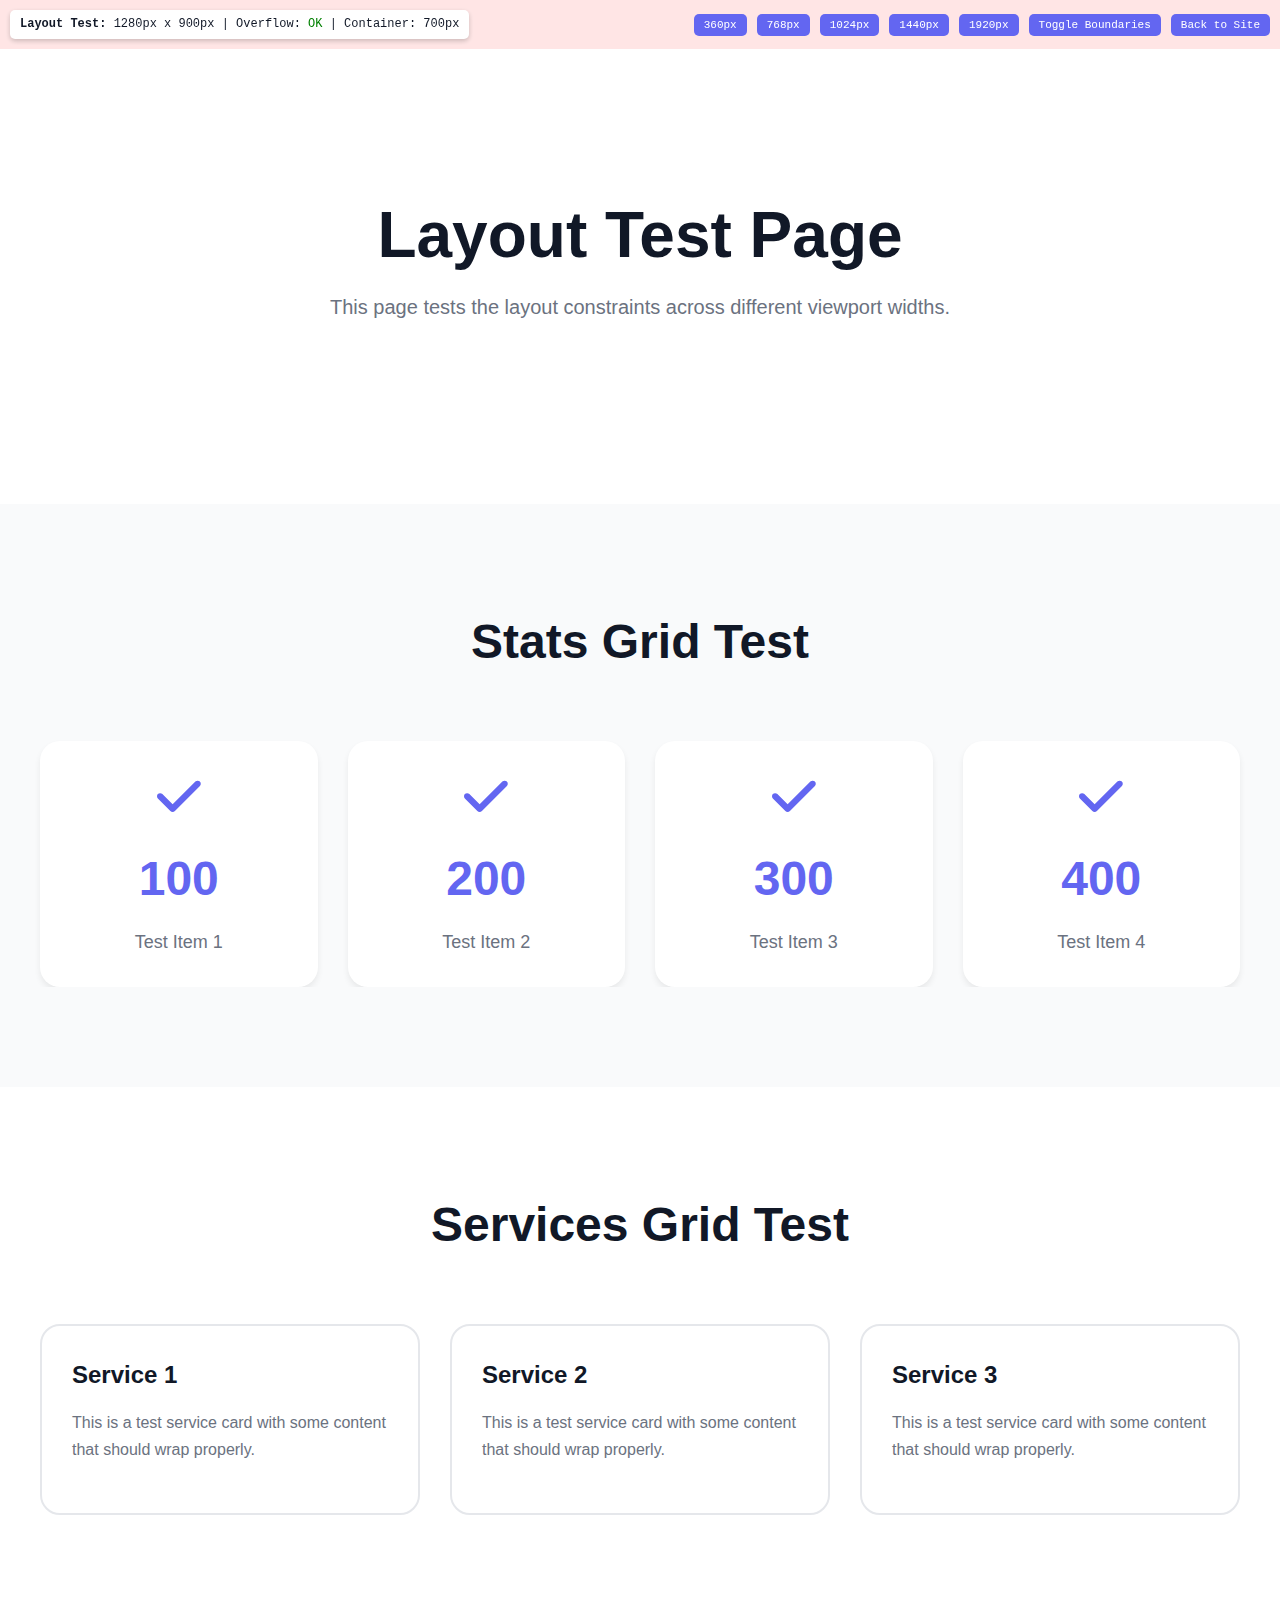
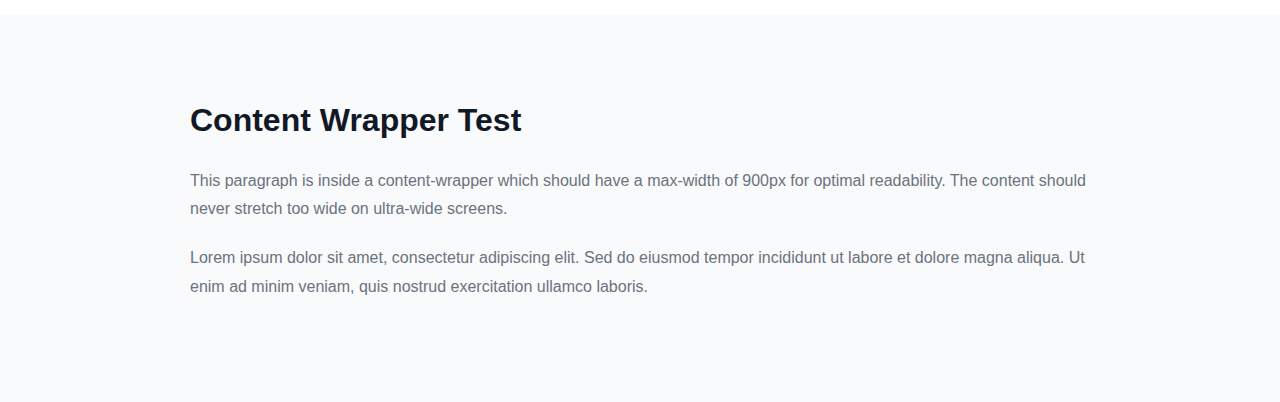
<file: layout-test.html>
<!DOCTYPE html>
<html lang="ru">
<head>
    <meta charset="UTF-8">
    <meta name="viewport" content="width=device-width, initial-scale=1.0">
    <title>Layout Validation Test</title>
    <link rel="stylesheet" href="css/style.css">
    <link rel="stylesheet" href="css/mobile-polish.css">
    <link rel="stylesheet" href="css/animations.css">
    <style>
        .test-grid {
            position: fixed;
            top: 0;
            left: 0;
            right: 0;
            background: rgba(255, 0, 0, 0.1);
            padding: 10px;
            z-index: 10000;
            font-family: monospace;
            font-size: 12px;
            display: flex;
            justify-content: space-between;
            align-items: center;
        }
        
        .test-info {
            background: white;
            padding: 5px 10px;
            border-radius: 5px;
            box-shadow: 0 2px 5px rgba(0,0,0,0.2);
        }
        
        .test-buttons {
            display: flex;
            gap: 10px;
        }
        
        .test-btn {
            padding: 5px 10px;
            background: #6366f1;
            color: white;
            border: none;
            border-radius: 5px;
            cursor: pointer;
            font-size: 11px;
        }
        
        .test-btn:hover {
            background: #4f46e5;
        }
        
        .overflow-indicator {
            position: fixed;
            top: 50%;
            right: 0;
            background: red;
            color: white;
            padding: 10px;
            font-weight: bold;
            display: none;
            z-index: 10001;
        }
        
        .overflow-indicator.active {
            display: block;
        }
        
        body.show-boundaries * {
            outline: 1px solid rgba(255, 0, 0, 0.2);
        }
        
        body.show-boundaries .container {
            outline: 2px solid blue;
        }
        
        body.show-boundaries section {
            outline: 2px solid green;
        }
    </style>
</head>
<body>
    <div class="test-grid">
        <div class="test-info">
            <strong>Layout Test:</strong>
            <span id="viewportWidth">-</span> x <span id="viewportHeight">-</span>
            | Overflow: <span id="overflowStatus">OK</span>
            | Container: <span id="containerWidth">-</span>
        </div>
        <div class="test-buttons">
            <button class="test-btn" onclick="testWidth(360)">360px</button>
            <button class="test-btn" onclick="testWidth(768)">768px</button>
            <button class="test-btn" onclick="testWidth(1024)">1024px</button>
            <button class="test-btn" onclick="testWidth(1440)">1440px</button>
            <button class="test-btn" onclick="testWidth(1920)">1920px</button>
            <button class="test-btn" onclick="toggleBoundaries()">Toggle Boundaries</button>
            <button class="test-btn" onclick="window.location.href='index.html'">Back to Site</button>
        </div>
    </div>
    
    <div class="overflow-indicator" id="overflowIndicator">
        ⚠️ HORIZONTAL OVERFLOW DETECTED
    </div>

    <div style="margin-top: 60px;">
        <!-- Test Section 1: Hero-like -->
        <section class="hero" style="min-height: auto; padding: 100px 0;">
            <div class="container">
                <div class="hero-content" style="grid-template-columns: 1fr;">
                    <div class="hero-text" style="text-align: center;">
                        <h1 class="hero-title">Layout Test Page</h1>
                        <p class="hero-description">
                            This page tests the layout constraints across different viewport widths.
                        </p>
                    </div>
                </div>
            </div>
        </section>

        <!-- Test Section 2: Stats Grid -->
        <section class="stats">
            <div class="container">
                <div class="section-header">
                    <h2 class="section-title">Stats Grid Test</h2>
                </div>
                <div class="stats-grid">
                    <div class="stat-card">
                        <i class="fas fa-check"></i>
                        <div class="stat-number">100</div>
                        <p>Test Item 1</p>
                    </div>
                    <div class="stat-card">
                        <i class="fas fa-check"></i>
                        <div class="stat-number">200</div>
                        <p>Test Item 2</p>
                    </div>
                    <div class="stat-card">
                        <i class="fas fa-check"></i>
                        <div class="stat-number">300</div>
                        <p>Test Item 3</p>
                    </div>
                    <div class="stat-card">
                        <i class="fas fa-check"></i>
                        <div class="stat-number">400</div>
                        <p>Test Item 4</p>
                    </div>
                </div>
            </div>
        </section>

        <!-- Test Section 3: Services Grid -->
        <section class="services">
            <div class="container">
                <div class="section-header">
                    <h2 class="section-title">Services Grid Test</h2>
                </div>
                <div class="services-grid">
                    <div class="service-card">
                        <h3>Service 1</h3>
                        <p>This is a test service card with some content that should wrap properly.</p>
                    </div>
                    <div class="service-card">
                        <h3>Service 2</h3>
                        <p>This is a test service card with some content that should wrap properly.</p>
                    </div>
                    <div class="service-card">
                        <h3>Service 3</h3>
                        <p>This is a test service card with some content that should wrap properly.</p>
                    </div>
                </div>
            </div>
        </section>

        <!-- Test Section 4: Content Wrapper -->
        <section style="padding: 80px 0; background: var(--bg-secondary);">
            <div class="container">
                <div class="content-wrapper">
                    <h2>Content Wrapper Test</h2>
                    <p>
                        This paragraph is inside a content-wrapper which should have a max-width
                        of 900px for optimal readability. The content should never stretch too wide
                        on ultra-wide screens.
                    </p>
                    <p>
                        Lorem ipsum dolor sit amet, consectetur adipiscing elit. Sed do eiusmod 
                        tempor incididunt ut labore et dolore magna aliqua. Ut enim ad minim veniam, 
                        quis nostrud exercitation ullamco laboris.
                    </p>
                </div>
            </div>
        </section>
    </div>

    <script>
        // Update viewport info
        function updateViewportInfo() {
            const width = window.innerWidth;
            const height = window.innerHeight;
            const hasOverflow = document.documentElement.scrollWidth > document.documentElement.clientWidth;
            
            document.getElementById('viewportWidth').textContent = width + 'px';
            document.getElementById('viewportHeight').textContent = height + 'px';
            
            const overflowStatus = document.getElementById('overflowStatus');
            const overflowIndicator = document.getElementById('overflowIndicator');
            
            if (hasOverflow) {
                overflowStatus.textContent = 'FAIL';
                overflowStatus.style.color = 'red';
                overflowIndicator.classList.add('active');
            } else {
                overflowStatus.textContent = 'OK';
                overflowStatus.style.color = 'green';
                overflowIndicator.classList.remove('active');
            }
            
            // Get container width
            const container = document.querySelector('.container');
            if (container) {
                const containerWidth = container.offsetWidth;
                document.getElementById('containerWidth').textContent = containerWidth + 'px';
            }
        }
        
        // Test specific widths (for desktop testing)
        function testWidth(width) {
            alert(`Please resize your browser window to ${width}px width to test.\n\nOr use browser DevTools device emulation.`);
        }
        
        // Toggle boundary visualization
        function toggleBoundaries() {
            document.body.classList.toggle('show-boundaries');
        }
        
        // Update on load and resize
        window.addEventListener('load', updateViewportInfo);
        window.addEventListener('resize', updateViewportInfo);
        
        // Initial update
        updateViewportInfo();
        setInterval(updateViewportInfo, 1000);
    </script>
    
    <link rel="stylesheet" href="https://cdnjs.cloudflare.com/ajax/libs/font-awesome/6.4.0/css/all.min.css">
</body>
</html>
</file>
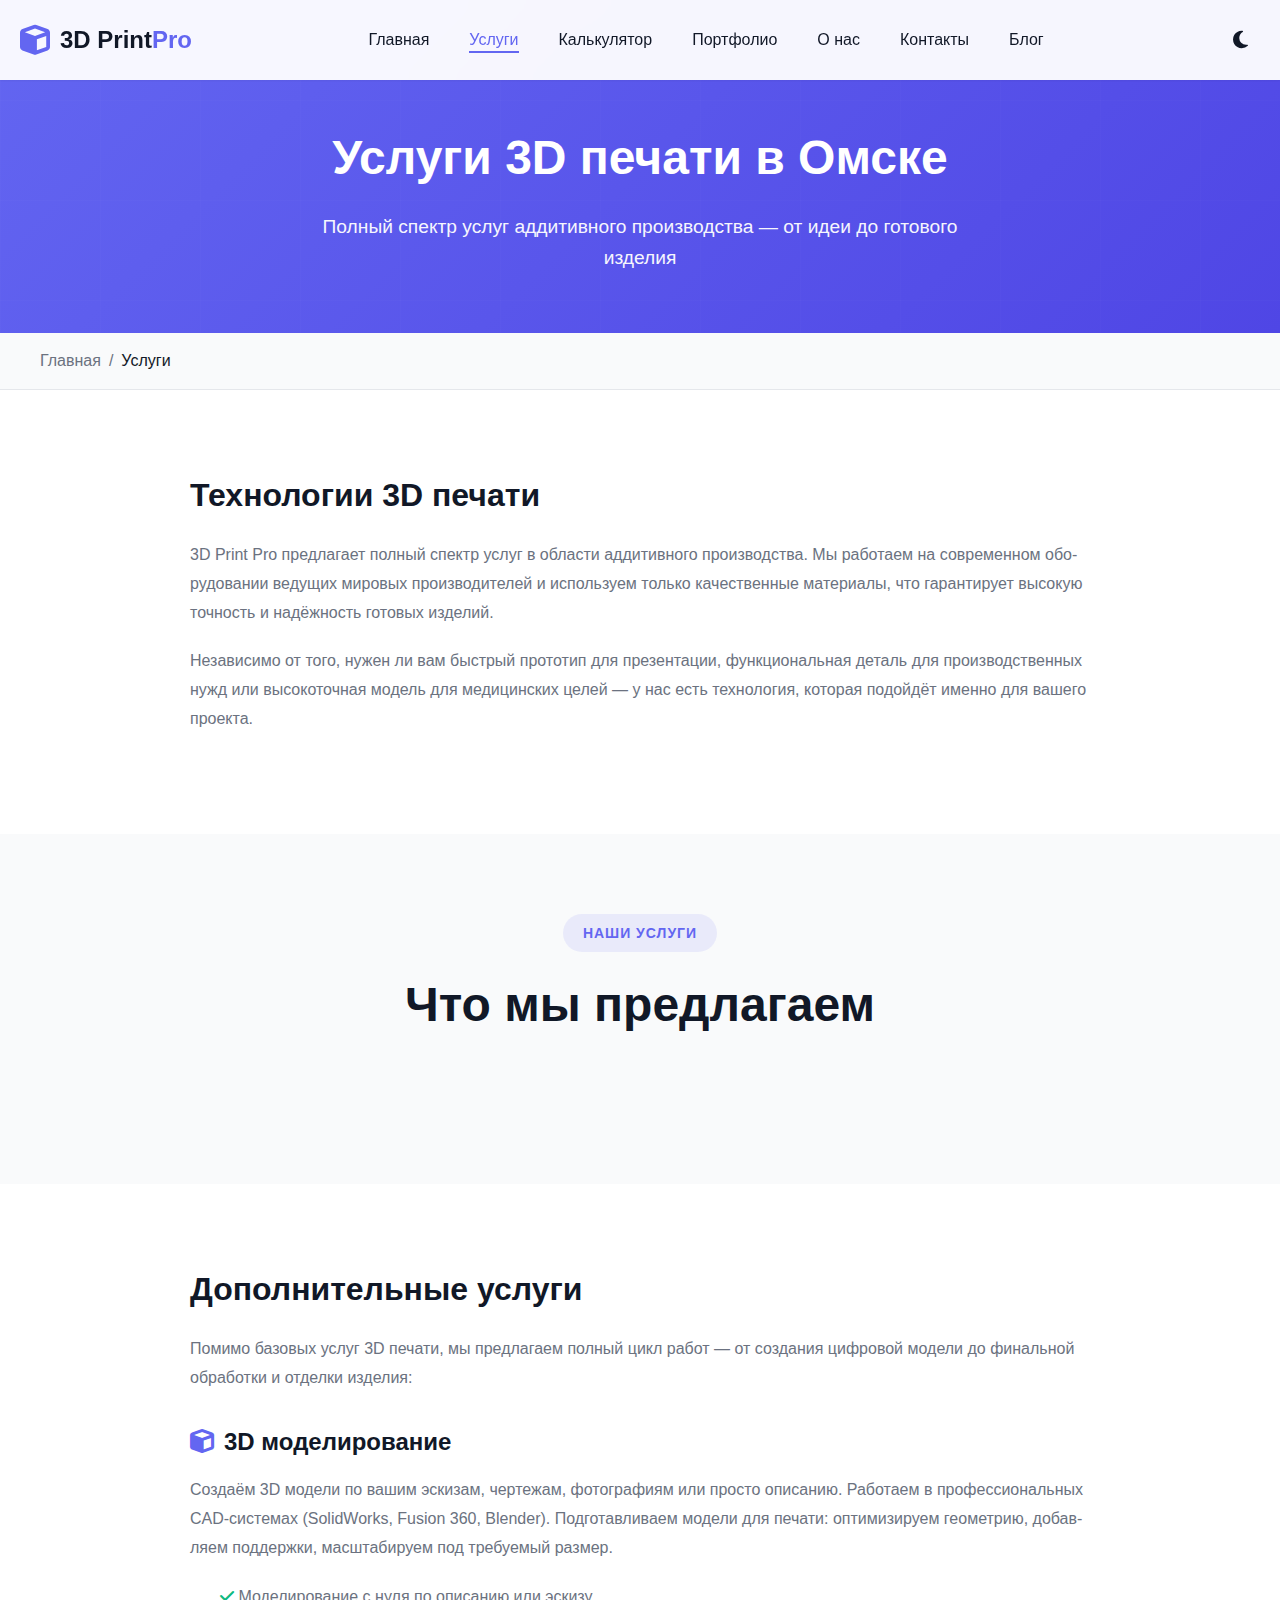
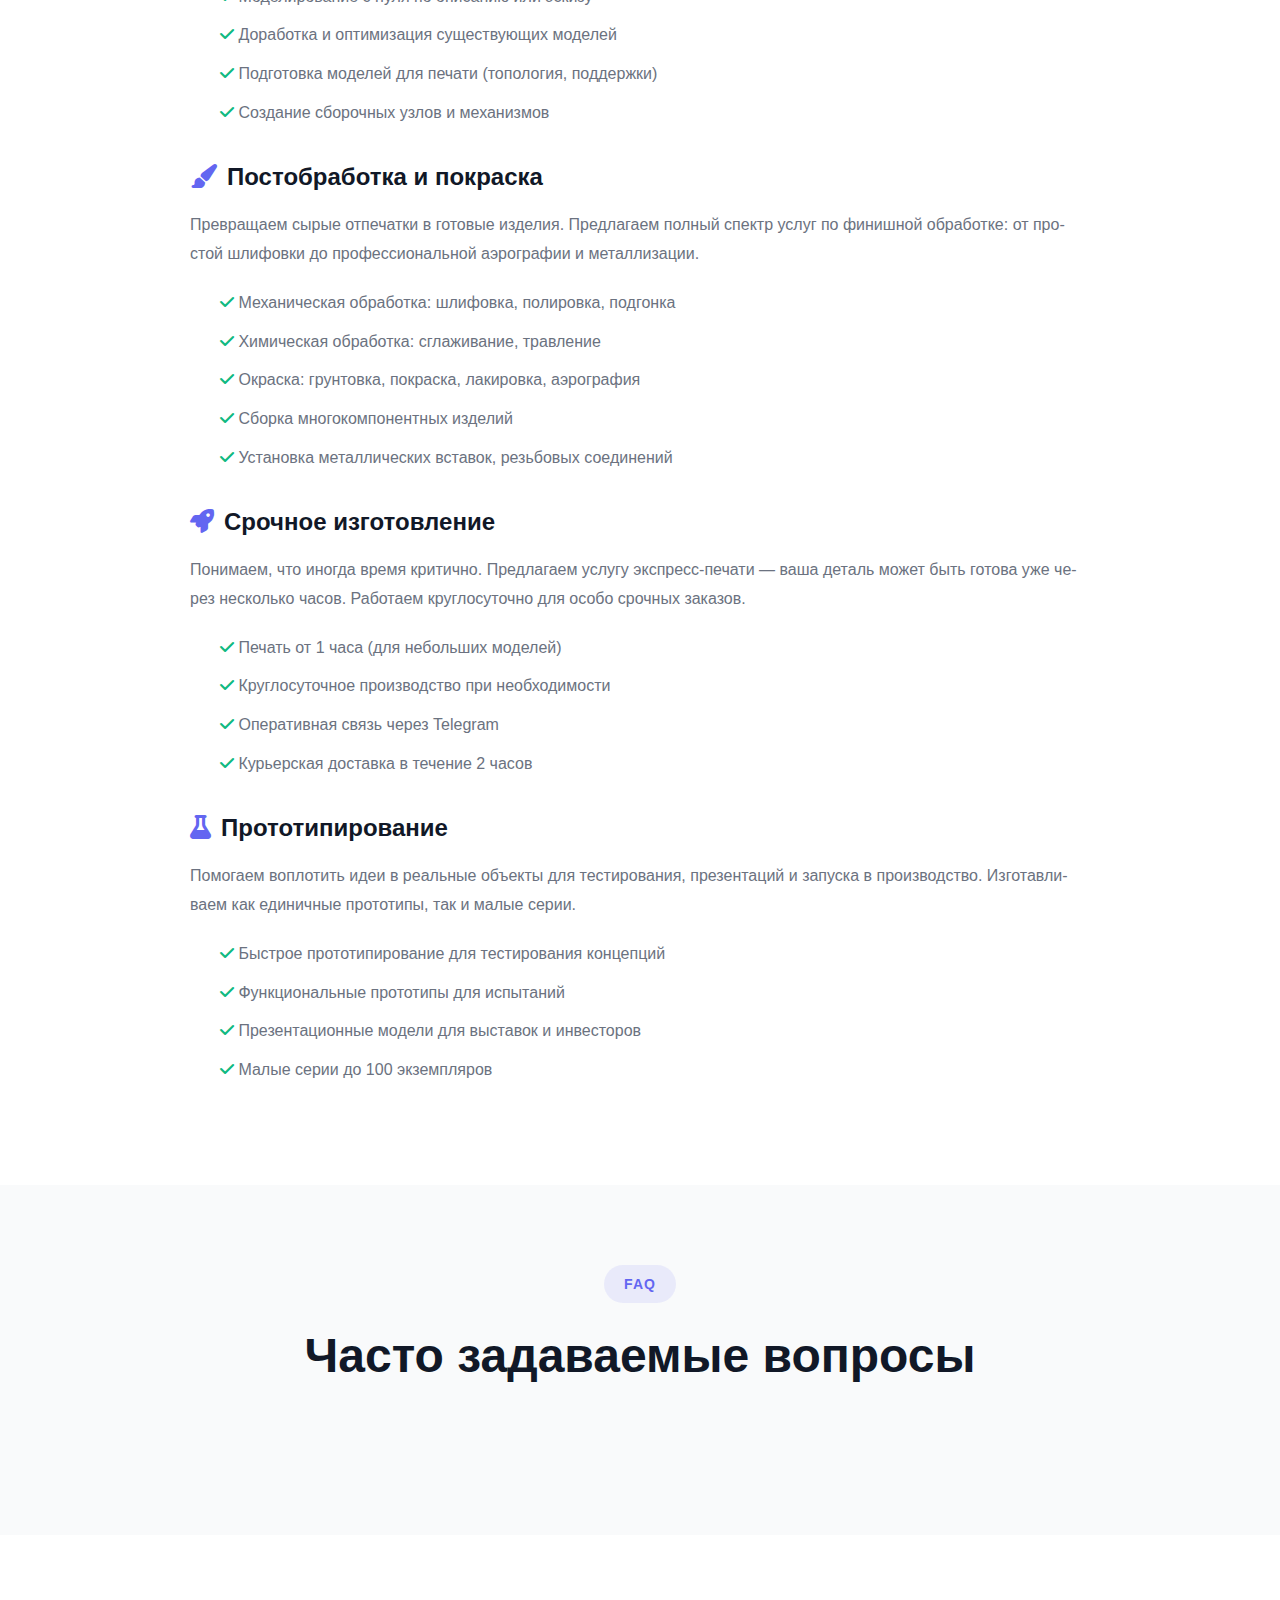
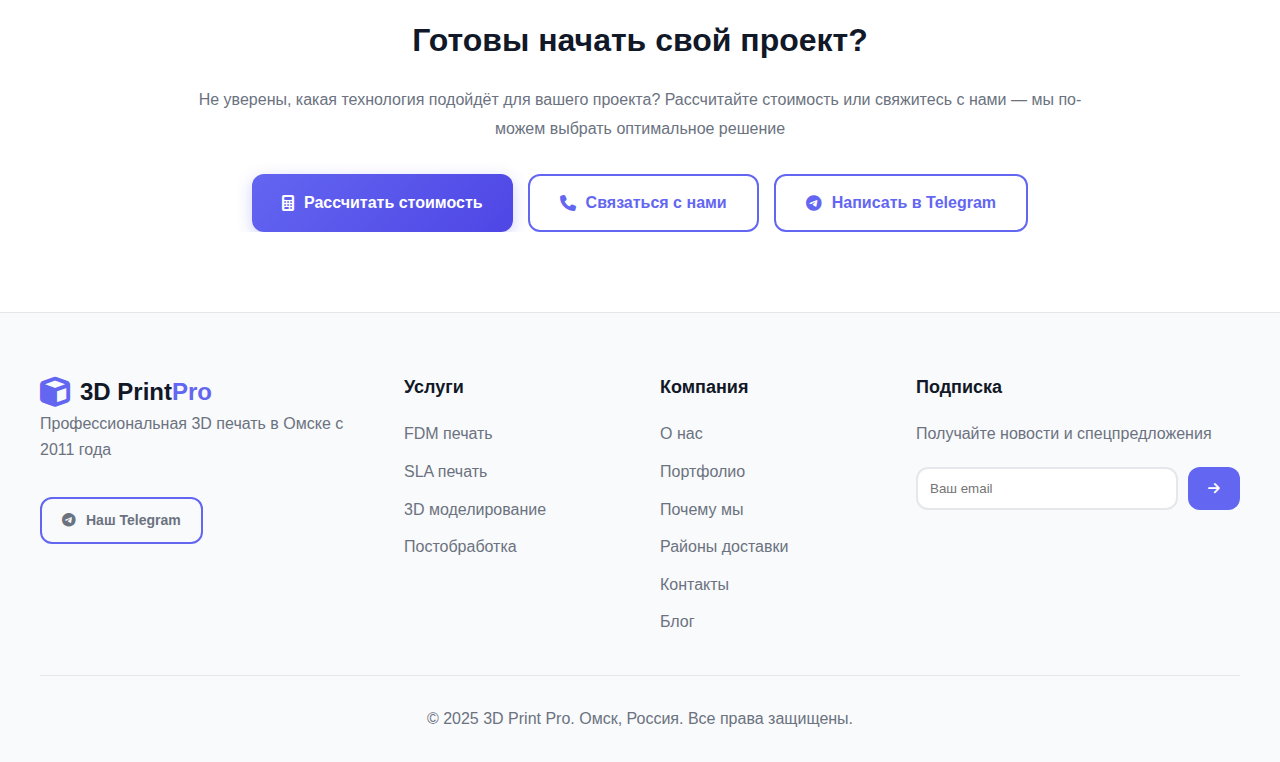
<file: services.html>
<!DOCTYPE html>
<html lang="ru">
<head>
    <meta charset="UTF-8">
    <meta name="viewport" content="width=device-width, initial-scale=1.0">
    
    <!-- Primary Meta Tags -->
    <title>Услуги 3D печати в Омске — FDM, SLA, SLS, моделирование | 3D Print Pro</title>
    <meta name="description" content="Полный спектр услуг 3D печати в Омске: FDM, SLA, SLS технологии, 3D моделирование, постобработка, покраска. 15+ материалов. Печать от 1 часа. Звоните: +7 (999) 123-45-67">
    <meta name="keywords" content="услуги 3D печати Омск, FDM печать, SLA печать, SLS печать, 3D моделирование Омск, постобработка 3D, покраска изделий">
    
    <!-- Canonical & Alternate Links -->
    <link rel="canonical" href="https://3dprintpro.ru/services.html">
    <link rel="alternate" hreflang="ru-RU" href="https://3dprintpro.ru/services.html">
    <link rel="alternate" hreflang="x-default" href="https://3dprintpro.ru/services.html">
    
    <!-- Geo Tags -->
    <meta name="geo.region" content="RU-OMS">
    <meta name="geo.placename" content="Омск">
    <meta name="geo.position" content="54.9885;73.3242">
    <meta name="ICBM" content="54.9885, 73.3242">
    
    <!-- Open Graph / Facebook -->
    <meta property="og:type" content="website">
    <meta property="og:url" content="https://3dprintpro.ru/services.html">
    <meta property="og:site_name" content="3D Print Pro">
    <meta property="og:title" content="Услуги 3D печати в Омске — FDM, SLA, SLS, моделирование | 3D Print Pro">
    <meta property="og:description" content="Полный спектр услуг 3D печати в Омске: FDM, SLA, SLS технологии, 3D моделирование, постобработка, покраска. 15+ материалов. Печать от 1 часа.">
    <meta property="og:image" content="https://3dprintpro.ru/images/og-image.jpg">
    <meta property="og:locale" content="ru_RU">
    
    <!-- Twitter Card -->
    <meta name="twitter:card" content="summary_large_image">
    <meta name="twitter:url" content="https://3dprintpro.ru/services.html">
    <meta name="twitter:title" content="Услуги 3D печати в Омске — FDM, SLA, SLS, моделирование">
    <meta name="twitter:description" content="Полный спектр услуг 3D печати: FDM, SLA, SLS технологии, 3D моделирование, постобработка. 15+ материалов.">
    <meta name="twitter:image" content="https://3dprintpro.ru/images/og-image.jpg">
    
    <!-- JSON-LD Structured Data: Service -->
    <script type="application/ld+json">
    {
      "@context": "https://schema.org",
      "@type": "Service",
      "serviceType": "3D печать и 3D моделирование",
      "provider": {
        "@type": "LocalBusiness",
        "name": "3D Print Pro",
        "telephone": "+7 (999) 123-45-67",
        "email": "info@3dprintpro.ru",
        "address": {
          "@type": "PostalAddress",
          "streetAddress": "ул. Ленина, д. 15",
          "addressLocality": "Омск",
          "addressRegion": "Омская область",
          "postalCode": "644000",
          "addressCountry": "RU"
        }
      },
      "areaServed": {
        "@type": "City",
        "name": "Омск"
      },
      "hasOfferCatalog": {
        "@type": "OfferCatalog",
        "name": "Услуги 3D печати",
        "itemListElement": [
          {
            "@type": "Offer",
            "itemOffered": {
              "@type": "Service",
              "name": "FDM 3D печать в Омске",
              "description": "Печать методом послойного наплавления для прототипов и функциональных деталей"
            }
          },
          {
            "@type": "Offer",
            "itemOffered": {
              "@type": "Service",
              "name": "SLA 3D печать в Омске",
              "description": "Фотополимерная печать с высокой детализацией для требовательных проектов"
            }
          },
          {
            "@type": "Offer",
            "itemOffered": {
              "@type": "Service",
              "name": "SLS 3D печать в Омске",
              "description": "Лазерное спекание для прочных и термостойких изделий"
            }
          },
          {
            "@type": "Offer",
            "itemOffered": {
              "@type": "Service",
              "name": "3D моделирование в Омске",
              "description": "Создание 3D моделей по эскизам, чертежам или идеям"
            }
          },
          {
            "@type": "Offer",
            "itemOffered": {
              "@type": "Service",
              "name": "Постобработка 3D изделий",
              "description": "Шлифовка, покраска, химическая обработка и сборка 3D печатных деталей"
            }
          }
        ]
      }
    }
    </script>
    
    <!-- JSON-LD Structured Data: BreadcrumbList -->
    <script type="application/ld+json">
    {
      "@context": "https://schema.org",
      "@type": "BreadcrumbList",
      "itemListElement": [
        {
          "@type": "ListItem",
          "position": 1,
          "name": "Главная",
          "item": "https://3dprintpro.ru/"
        },
        {
          "@type": "ListItem",
          "position": 2,
          "name": "Услуги 3D печати",
          "item": "https://3dprintpro.ru/services.html"
        }
      ]
    }
    </script>
    
    <!-- Styles -->
    <link rel="stylesheet" href="css/style.css">
    <link rel="stylesheet" href="css/mobile-polish.css">
    <link rel="stylesheet" href="css/animations.css">
    <link rel="stylesheet" href="https://cdnjs.cloudflare.com/ajax/libs/font-awesome/6.4.0/css/all.min.css">
    
    <!-- Favicon -->
    <link rel="icon" type="image/svg+xml" href="data:image/svg+xml,<svg xmlns='http://www.w3.org/2000/svg' viewBox='0 0 100 100'><text y='.9em' font-size='90'>🖨️</text></svg>">
</head>
<body>
    <!-- Preloader -->
    <div class="preloader" id="preloader">
        <div class="loader">
            <div class="cube">
                <div class="face front"></div>
                <div class="face back"></div>
                <div class="face right"></div>
                <div class="face left"></div>
                <div class="face top"></div>
                <div class="face bottom"></div>
            </div>
        </div>
    </div>

    <!-- Header -->
    <header class="header" id="header">
        <nav class="navbar">
            <a href="index.html" class="logo" style="text-decoration: none; color: inherit;">
                <i class="fas fa-cube"></i>
                <span id="siteName">3D Print<strong>Pro</strong></span>
            </a>
            <ul class="nav-menu" id="navMenu">
                <li><a href="index.html" class="nav-link" data-page="home">Главная</a></li>
                <li><a href="services.html" class="nav-link active" data-page="services">Услуги</a></li>
                <li><a href="index.html#calculator" class="nav-link">Калькулятор</a></li>
                <li><a href="portfolio.html" class="nav-link" data-page="portfolio">Портфолио</a></li>
                <li><a href="about.html" class="nav-link" data-page="about">О нас</a></li>
                <li><a href="contact.html" class="nav-link" data-page="contact">Контакты</a></li>
                <li><a href="blog.html" class="nav-link" data-page="blog">Блог</a></li>
            </ul>
            <div class="nav-actions">
                <button class="theme-toggle" id="themeToggle" title="Переключить тему">
                    <i class="fas fa-moon"></i>
                </button>
                <button class="hamburger" id="hamburger" aria-label="Меню">
                    <span></span>
                    <span></span>
                    <span></span>
                </button>
            </div>
        </nav>
    </header>

    <!-- Page Hero -->
    <section class="page-hero text-center">
        <div class="container">
            <h1>Услуги 3D печати в Омске</h1>
            <p>Полный спектр услуг аддитивного производства — от идеи до готового изделия</p>
        </div>
    </section>

    <!-- Breadcrumbs -->
    <nav class="breadcrumbs">
        <div class="container">
            <ul>
                <li><a href="index.html">Главная</a></li>
                <li>Услуги</li>
            </ul>
        </div>
    </nav>

    <!-- Services Intro -->
    <section class="content-section">
        <div class="container">
            <div class="content-wrapper">
                <h2>Технологии 3D печати</h2>
                <p>
                    3D Print Pro предлагает полный спектр услуг в области аддитивного производства. 
                    Мы работаем на современном оборудовании ведущих мировых производителей и используем 
                    только качественные материалы, что гарантирует высокую точность и надёжность готовых изделий.
                </p>
                <p>
                    Независимо от того, нужен ли вам быстрый прототип для презентации, функциональная деталь 
                    для производственных нужд или высокоточная модель для медицинских целей — у нас есть 
                    технология, которая подойдёт именно для вашего проекта.
                </p>
            </div>
        </div>
    </section>

    <!-- Services Grid -->
    <section class="services omsk-services" id="services" style="background: var(--bg-secondary); padding: 80px 0;">
        <div class="container">
            <div class="section-header">
                <span class="section-label">Наши услуги</span>
                <h2 class="section-title">Что мы предлагаем</h2>
            </div>
            <div class="services-grid" id="servicesGrid">
                <!-- Services will be loaded dynamically (without homepage limit) -->
            </div>
        </div>
    </section>

    <!-- Additional Services -->
    <section class="content-section">
        <div class="container">
            <div class="content-wrapper">
                <h2>Дополнительные услуги</h2>
                <p>
                    Помимо базовых услуг 3D печати, мы предлагаем полный цикл работ — от создания цифровой 
                    модели до финальной обработки и отделки изделия:
                </p>

                <h3><i class="fas fa-cube" style="color: var(--primary); margin-right: 10px;"></i>3D моделирование</h3>
                <p>
                    Создаём 3D модели по вашим эскизам, чертежам, фотографиям или просто описанию. Работаем 
                    в профессиональных CAD-системах (SolidWorks, Fusion 360, Blender). Подготавливаем модели 
                    для печати: оптимизируем геометрию, добавляем поддержки, масштабируем под требуемый размер.
                </p>
                <ul>
                    <li><i class="fas fa-check" style="color: var(--success);"></i> Моделирование с нуля по описанию или эскизу</li>
                    <li><i class="fas fa-check" style="color: var(--success);"></i> Доработка и оптимизация существующих моделей</li>
                    <li><i class="fas fa-check" style="color: var(--success);"></i> Подготовка моделей для печати (топология, поддержки)</li>
                    <li><i class="fas fa-check" style="color: var(--success);"></i> Создание сборочных узлов и механизмов</li>
                </ul>

                <h3><i class="fas fa-paint-brush" style="color: var(--primary); margin-right: 10px;"></i>Постобработка и покраска</h3>
                <p>
                    Превращаем сырые отпечатки в готовые изделия. Предлагаем полный спектр услуг по финишной 
                    обработке: от простой шлифовки до профессиональной аэрографии и металлизации.
                </p>
                <ul>
                    <li><i class="fas fa-check" style="color: var(--success);"></i> Механическая обработка: шлифовка, полировка, подгонка</li>
                    <li><i class="fas fa-check" style="color: var(--success);"></i> Химическая обработка: сглаживание, травление</li>
                    <li><i class="fas fa-check" style="color: var(--success);"></i> Окраска: грунтовка, покраска, лакировка, аэрография</li>
                    <li><i class="fas fa-check" style="color: var(--success);"></i> Сборка многокомпонентных изделий</li>
                    <li><i class="fas fa-check" style="color: var(--success);"></i> Установка металлических вставок, резьбовых соединений</li>
                </ul>

                <h3><i class="fas fa-rocket" style="color: var(--primary); margin-right: 10px;"></i>Срочное изготовление</h3>
                <p>
                    Понимаем, что иногда время критично. Предлагаем услугу экспресс-печати — ваша деталь 
                    может быть готова уже через несколько часов. Работаем круглосуточно для особо срочных заказов.
                </p>
                <ul>
                    <li><i class="fas fa-check" style="color: var(--success);"></i> Печать от 1 часа (для небольших моделей)</li>
                    <li><i class="fas fa-check" style="color: var(--success);"></i> Круглосуточное производство при необходимости</li>
                    <li><i class="fas fa-check" style="color: var(--success);"></i> Оперативная связь через Telegram</li>
                    <li><i class="fas fa-check" style="color: var(--success);"></i> Курьерская доставка в течение 2 часов</li>
                </ul>

                <h3><i class="fas fa-flask" style="color: var(--primary); margin-right: 10px;"></i>Прототипирование</h3>
                <p>
                    Помогаем воплотить идеи в реальные объекты для тестирования, презентаций и запуска в производство. 
                    Изготавливаем как единичные прототипы, так и малые серии.
                </p>
                <ul>
                    <li><i class="fas fa-check" style="color: var(--success);"></i> Быстрое прототипирование для тестирования концепций</li>
                    <li><i class="fas fa-check" style="color: var(--success);"></i> Функциональные прототипы для испытаний</li>
                    <li><i class="fas fa-check" style="color: var(--success);"></i> Презентационные модели для выставок и инвесторов</li>
                    <li><i class="fas fa-check" style="color: var(--success);"></i> Малые серии до 100 экземпляров</li>
                </ul>
            </div>
        </div>
    </section>

    <!-- FAQ Section -->
    <section class="faq" style="background: var(--bg-secondary); padding: 80px 0;">
        <div class="container">
            <div class="section-header">
                <span class="section-label">FAQ</span>
                <h2 class="section-title">Часто задаваемые вопросы</h2>
            </div>
            <div class="faq-list" id="faqList">
                <!-- FAQ items will be loaded dynamically (without homepage limit) -->
            </div>
        </div>
    </section>

    <!-- CTA Section -->
    <section class="content-section">
        <div class="container">
            <div class="content-wrapper" style="text-align: center;">
                <h2>Готовы начать свой проект?</h2>
                <p>Не уверены, какая технология подойдёт для вашего проекта? Рассчитайте стоимость или свяжитесь с нами — мы поможем выбрать оптимальное решение</p>
                <div style="display: flex; gap: 15px; justify-content: center; flex-wrap: wrap; margin-top: 30px;">
                    <a href="index.html#calculator" class="btn btn-primary">
                        <i class="fas fa-calculator"></i>
                        Рассчитать стоимость
                    </a>
                    <a href="contact.html" class="btn btn-outline">
                        <i class="fas fa-phone"></i>
                        Связаться с нами
                    </a>
                    <a href="https://t.me/PrintPro_Omsk" target="_blank" class="btn btn-outline">
                        <i class="fab fa-telegram"></i>
                        Написать в Telegram
                    </a>
                </div>
            </div>
        </div>
    </section>

    <!-- Footer -->
    <footer class="footer">
        <div class="container">
            <div class="footer-content">
                <div class="footer-col">
                    <div class="logo">
                        <i class="fas fa-cube"></i>
                        <span>3D Print<strong>Pro</strong></span>
                    </div>
                    <p>Профессиональная 3D печать в Омске с 2011 года</p>
                    <a href="https://t.me/PrintPro_Omsk" target="_blank" class="btn btn-outline btn-sm" style="margin-top: 15px; text-decoration: none;">
                        <i class="fab fa-telegram"></i>
                        Наш Telegram
                    </a>
                </div>
                <div class="footer-col">
                    <h4>Услуги</h4>
                    <ul>
                        <li><a href="services.html">FDM печать</a></li>
                        <li><a href="services.html">SLA печать</a></li>
                        <li><a href="services.html">3D моделирование</a></li>
                        <li><a href="services.html">Постобработка</a></li>
                    </ul>
                </div>
                <div class="footer-col">
                    <h4>Компания</h4>
                    <ul>
                        <li><a href="about.html">О нас</a></li>
                        <li><a href="portfolio.html">Портфолио</a></li>
                        <li><a href="why-us.html">Почему мы</a></li>
                        <li><a href="districts.html">Районы доставки</a></li>
                        <li><a href="contact.html">Контакты</a></li>
                        <li><a href="blog.html">Блог</a></li>
                    </ul>
                </div>
                <div class="footer-col">
                    <h4>Подписка</h4>
                    <p>Получайте новости и спецпредложения</p>
                    <form class="subscribe-form" id="subscribeForm">
                        <input type="email" name="email" placeholder="Ваш email" required>
                        <button type="submit"><i class="fas fa-arrow-right"></i></button>
                    </form>
                </div>
            </div>
            <div class="footer-bottom">
                <p>&copy; 2025 3D Print Pro. Омск, Россия. Все права защищены.</p>
            </div>
        </div>
    </footer>

    <!-- Modal Windows -->
    <div class="modal" id="serviceModal">
        <div class="modal-content">
            <button class="modal-close" onclick="closeModal('serviceModal')">&times;</button>
            <div id="serviceModalContent"></div>
        </div>
    </div>

    <!-- Scripts -->
    <script src="config.js"></script>
    <script src="js/validators.js"></script>
    <script src="js/database.js"></script>
    <script src="js/calculator.js"></script>
    <script src="js/telegram.js"></script>
    <script src="js/main.js"></script>
</body>
</html>
</file>
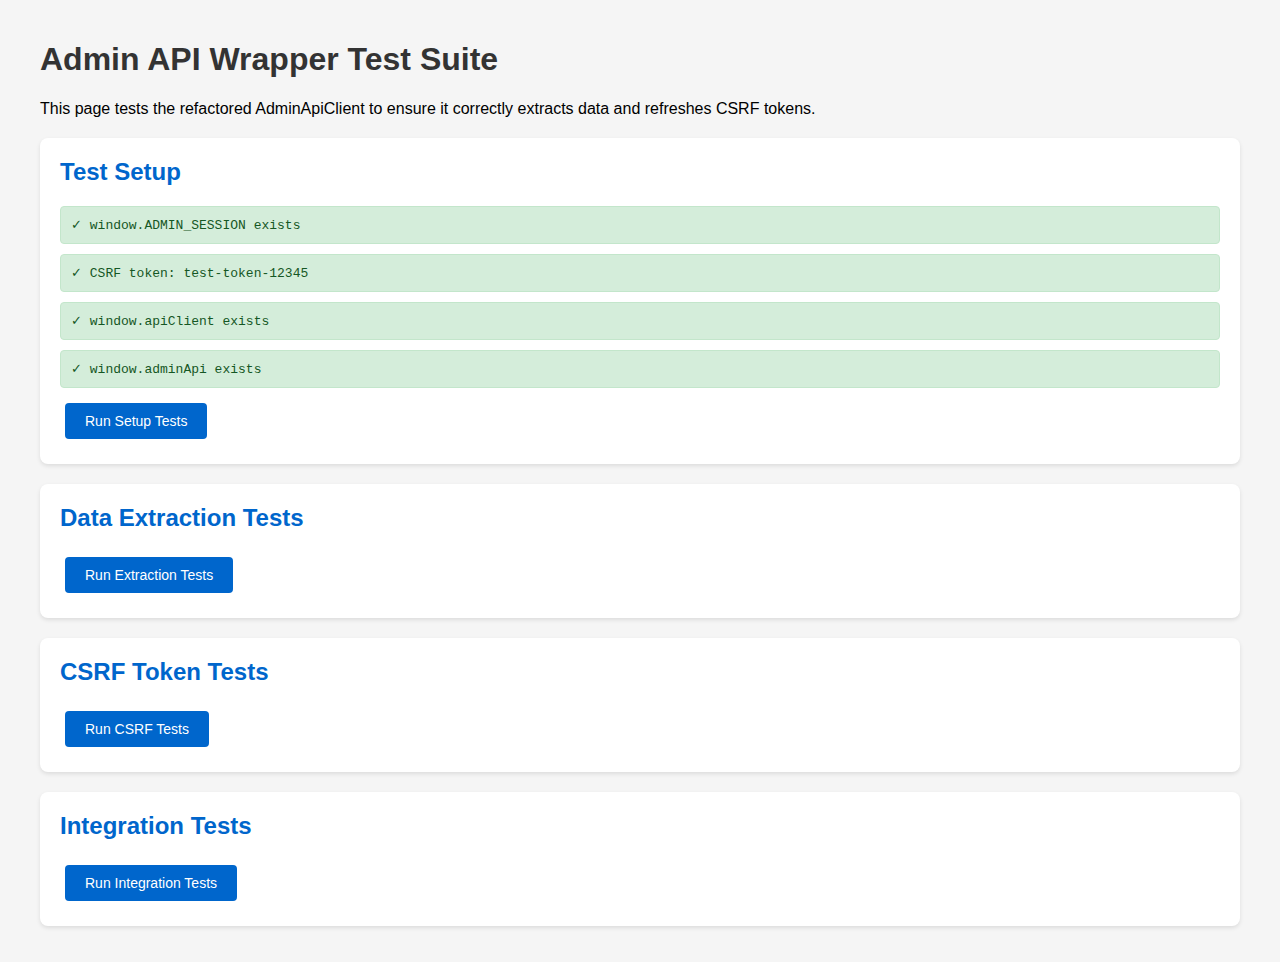
<file: test-admin-wrapper.html>
<!DOCTYPE html>
<html lang="ru">
<head>
    <meta charset="UTF-8">
    <meta name="viewport" content="width=device-width, initial-scale=1.0">
    <meta name="csrf-token" content="test-token-12345">
    <title>Test Admin API Wrapper</title>
    <style>
        body {
            font-family: 'Segoe UI', Tahoma, Geneva, Verdana, sans-serif;
            max-width: 1200px;
            margin: 0 auto;
            padding: 20px;
            background: #f5f5f5;
        }
        h1 {
            color: #333;
        }
        .test-section {
            background: white;
            padding: 20px;
            margin: 20px 0;
            border-radius: 8px;
            box-shadow: 0 2px 4px rgba(0,0,0,0.1);
        }
        .test-section h2 {
            color: #0066cc;
            margin-top: 0;
        }
        .test-result {
            padding: 10px;
            margin: 10px 0;
            border-radius: 4px;
            font-family: monospace;
        }
        .test-result.pass {
            background: #d4edda;
            color: #155724;
            border: 1px solid #c3e6cb;
        }
        .test-result.fail {
            background: #f8d7da;
            color: #721c24;
            border: 1px solid #f5c6cb;
        }
        .test-result.info {
            background: #d1ecf1;
            color: #0c5460;
            border: 1px solid #bee5eb;
        }
        button {
            background: #0066cc;
            color: white;
            border: none;
            padding: 10px 20px;
            border-radius: 4px;
            cursor: pointer;
            font-size: 14px;
            margin: 5px;
        }
        button:hover {
            background: #0052a3;
        }
        .mock-data {
            background: #f8f9fa;
            padding: 10px;
            border-left: 3px solid #0066cc;
            margin: 10px 0;
            font-family: monospace;
            font-size: 12px;
            white-space: pre-wrap;
        }
    </style>
</head>
<body>
    <h1>Admin API Wrapper Test Suite</h1>
    <p>This page tests the refactored AdminApiClient to ensure it correctly extracts data and refreshes CSRF tokens.</p>

    <div class="test-section">
        <h2>Test Setup</h2>
        <div id="setup-results"></div>
        <button onclick="runSetupTests()">Run Setup Tests</button>
    </div>

    <div class="test-section">
        <h2>Data Extraction Tests</h2>
        <div id="extraction-results"></div>
        <button onclick="runExtractionTests()">Run Extraction Tests</button>
    </div>

    <div class="test-section">
        <h2>CSRF Token Tests</h2>
        <div id="csrf-results"></div>
        <button onclick="runCsrfTests()">Run CSRF Tests</button>
    </div>

    <div class="test-section">
        <h2>Integration Tests</h2>
        <div id="integration-results"></div>
        <button onclick="runIntegrationTests()">Run Integration Tests</button>
    </div>

    <script>
        // Mock ADMIN_SESSION for testing
        window.ADMIN_SESSION = {
            authenticated: true,
            login: 'admin',
            csrfToken: 'test-token-12345'
        };

        // Mock base APIClient for testing
        class MockAPIClient {
            constructor() {
                this._cachedCsrfToken = null;
            }

            getCsrfToken() {
                if (this._cachedCsrfToken) return this._cachedCsrfToken;
                if (window.ADMIN_SESSION && window.ADMIN_SESSION.csrfToken) {
                    this._cachedCsrfToken = window.ADMIN_SESSION.csrfToken;
                    return this._cachedCsrfToken;
                }
                const metaTag = document.querySelector('meta[name="csrf-token"]');
                if (metaTag) {
                    this._cachedCsrfToken = metaTag.getAttribute('content');
                    return this._cachedCsrfToken;
                }
                return null;
            }

            async request(endpoint, method, data, options) {
                console.log(`Mock request: ${method} ${endpoint}`, data);
                return { success: true, endpoint, method, data };
            }

            async get(endpoint) { return this.request(endpoint, 'GET'); }
            async post(endpoint, data) { return this.request(endpoint, 'POST', data); }
            async put(endpoint, data) { return this.request(endpoint, 'PUT', data); }
            async delete(endpoint, data) { return this.request(endpoint, 'DELETE', data); }

            // Mock domain methods that return response objects
            async getOrders(params) {
                return {
                    orders: [
                        { id: '1', name: 'Test Order 1', amount: 1000 },
                        { id: '2', name: 'Test Order 2', amount: 2000 }
                    ],
                    total: 2,
                    limit: 20,
                    offset: 0
                };
            }

            async getOrder(id) {
                return { id, name: 'Test Order', amount: 1000 };
            }

            async getServices(params) {
                return {
                    services: [
                        { id: '1', name: 'Service 1', price: 500 },
                        { id: '2', name: 'Service 2', price: 750 }
                    ],
                    total: 2
                };
            }

            async getPortfolio(params) {
                return {
                    items: [
                        { id: '1', title: 'Portfolio 1' },
                        { id: '2', title: 'Portfolio 2' }
                    ],
                    total: 2
                };
            }

            async getTestimonials(params) {
                return {
                    testimonials: [
                        { id: '1', name: 'Customer 1', text: 'Great!' },
                        { id: '2', name: 'Customer 2', text: 'Excellent!' }
                    ],
                    total: 2
                };
            }

            async getFAQ(params) {
                return {
                    items: [
                        { id: '1', question: 'Q1?', answer: 'A1' },
                        { id: '2', question: 'Q2?', answer: 'A2' }
                    ],
                    total: 2
                };
            }

            async getContentBlocks(params) {
                return {
                    blocks: [
                        { id: '1', title: 'Block 1', content: 'Content 1' },
                        { id: '2', title: 'Block 2', content: 'Content 2' }
                    ],
                    total: 2
                };
            }

            async getAllSettings() {
                return {
                    setting1: 'value1',
                    setting2: 'value2'
                };
            }

            async getSetting(key) {
                return 'setting-value';
            }

            async updateOrder(id, data) {
                return { success: true, order: { id, ...data } };
            }

            async createService(data) {
                return { success: true, service: { id: 'new-id', ...data } };
            }

            async deleteService(id) {
                return { success: true };
            }
        }

        // Create mock instance
        window.apiClient = new MockAPIClient();

        function addResult(containerId, message, type = 'info') {
            const container = document.getElementById(containerId);
            const div = document.createElement('div');
            div.className = `test-result ${type}`;
            div.textContent = message;
            container.appendChild(div);
        }

        function clearResults(containerId) {
            document.getElementById(containerId).innerHTML = '';
        }

        function runSetupTests() {
            clearResults('setup-results');
            
            addResult('setup-results', '✓ window.ADMIN_SESSION exists', 'pass');
            addResult('setup-results', `✓ CSRF token: ${window.ADMIN_SESSION.csrfToken}`, 'pass');
            
            if (window.apiClient) {
                addResult('setup-results', '✓ window.apiClient exists', 'pass');
            } else {
                addResult('setup-results', '✗ window.apiClient missing', 'fail');
            }

            if (window.adminApi) {
                addResult('setup-results', '✓ window.adminApi exists', 'pass');
            } else {
                addResult('setup-results', '⚠ window.adminApi not initialized yet (will initialize)', 'info');
            }
        }

        async function runExtractionTests() {
            clearResults('extraction-results');

            try {
                // Test orders extraction
                const orders = await window.adminApi.getOrders();
                if (Array.isArray(orders)) {
                    addResult('extraction-results', `✓ getOrders() returns array: [${orders.length} items]`, 'pass');
                } else {
                    addResult('extraction-results', `✗ getOrders() returned ${typeof orders}, expected array`, 'fail');
                }

                // Test services extraction
                const services = await window.adminApi.getServices();
                if (Array.isArray(services)) {
                    addResult('extraction-results', `✓ getServices() returns array: [${services.length} items]`, 'pass');
                } else {
                    addResult('extraction-results', `✗ getServices() returned ${typeof services}, expected array`, 'fail');
                }

                // Test portfolio extraction
                const portfolio = await window.adminApi.getPortfolio();
                if (Array.isArray(portfolio)) {
                    addResult('extraction-results', `✓ getPortfolio() returns array: [${portfolio.length} items]`, 'pass');
                } else {
                    addResult('extraction-results', `✗ getPortfolio() returned ${typeof portfolio}, expected array`, 'fail');
                }

                // Test testimonials extraction
                const testimonials = await window.adminApi.getTestimonials();
                if (Array.isArray(testimonials)) {
                    addResult('extraction-results', `✓ getTestimonials() returns array: [${testimonials.length} items]`, 'pass');
                } else {
                    addResult('extraction-results', `✗ getTestimonials() returned ${typeof testimonials}, expected array`, 'fail');
                }

                // Test FAQ extraction
                const faq = await window.adminApi.getFAQ();
                if (Array.isArray(faq)) {
                    addResult('extraction-results', `✓ getFAQ() returns array: [${faq.length} items]`, 'pass');
                } else {
                    addResult('extraction-results', `✗ getFAQ() returned ${typeof faq}, expected array`, 'fail');
                }

                // Test content blocks extraction
                const blocks = await window.adminApi.getContentBlocks();
                if (Array.isArray(blocks)) {
                    addResult('extraction-results', `✓ getContentBlocks() returns array: [${blocks.length} items]`, 'pass');
                } else {
                    addResult('extraction-results', `✗ getContentBlocks() returned ${typeof blocks}, expected array`, 'fail');
                }

                // Test single item (should be object, not wrapped)
                const order = await window.adminApi.getOrder('123');
                if (typeof order === 'object' && !Array.isArray(order)) {
                    addResult('extraction-results', `✓ getOrder(id) returns object`, 'pass');
                } else {
                    addResult('extraction-results', `✗ getOrder(id) returned ${typeof order}, expected object`, 'fail');
                }

                // Test settings (should be object)
                const settings = await window.adminApi.getSettings();
                if (typeof settings === 'object' && !Array.isArray(settings)) {
                    addResult('extraction-results', `✓ getSettings() returns object`, 'pass');
                } else {
                    addResult('extraction-results', `✗ getSettings() returned ${typeof settings}, expected object`, 'fail');
                }

            } catch (error) {
                addResult('extraction-results', `✗ Error: ${error.message}`, 'fail');
            }
        }

        async function runCsrfTests() {
            clearResults('csrf-results');

            try {
                // Test initial token
                const initialToken = window.apiClient._cachedCsrfToken;
                addResult('csrf-results', `Initial cached token: ${initialToken}`, 'info');

                // Test token refresh
                window.adminApi.refreshCsrfToken();
                const refreshedToken = window.apiClient._cachedCsrfToken;
                if (refreshedToken === window.ADMIN_SESSION.csrfToken) {
                    addResult('csrf-results', `✓ Token refreshed from ADMIN_SESSION`, 'pass');
                } else {
                    addResult('csrf-results', `✗ Token refresh failed`, 'fail');
                }

                // Test token change detection
                window.ADMIN_SESSION.csrfToken = 'new-token-67890';
                window.adminApi.refreshCsrfToken();
                const newToken = window.apiClient._cachedCsrfToken;
                if (newToken === 'new-token-67890') {
                    addResult('csrf-results', `✓ Token updated when ADMIN_SESSION changes`, 'pass');
                } else {
                    addResult('csrf-results', `✗ Token not updated (got ${newToken})`, 'fail');
                }

                // Restore original token
                window.ADMIN_SESSION.csrfToken = 'test-token-12345';

            } catch (error) {
                addResult('csrf-results', `✗ Error: ${error.message}`, 'fail');
            }
        }

        async function runIntegrationTests() {
            clearResults('integration-results');

            try {
                // Test module-style usage
                const orders = await window.adminApi.getOrders();
                const totalOrders = orders.length;
                addResult('integration-results', `✓ Module can call orders.length: ${totalOrders}`, 'pass');

                const services = await window.adminApi.getServices();
                const serviceNames = services.map(s => s.name);
                addResult('integration-results', `✓ Module can call services.map(): [${serviceNames.join(', ')}]`, 'pass');

                const portfolio = await window.adminApi.getPortfolio();
                const sorted = portfolio.sort((a, b) => a.title.localeCompare(b.title));
                addResult('integration-results', `✓ Module can call portfolio.sort()`, 'pass');

                const settings = await window.adminApi.getSettings();
                const entries = Object.entries(settings);
                addResult('integration-results', `✓ Module can call Object.entries(settings): ${entries.length} entries`, 'pass');

                // Test write operations return full response
                const updateResult = await window.adminApi.updateOrder('123', { status: 'completed' });
                if (updateResult.success) {
                    addResult('integration-results', `✓ Write operation returns full response for status checking`, 'pass');
                } else {
                    addResult('integration-results', `✗ Write operation response missing success flag`, 'fail');
                }

            } catch (error) {
                addResult('integration-results', `✗ Error: ${error.message}`, 'fail');
            }
        }

        // Auto-run setup tests on load
        window.addEventListener('load', () => {
            setTimeout(() => {
                runSetupTests();
            }, 500);
        });
    </script>

    <!-- Load the actual admin API client -->
    <script src="js/api-client.js"></script>
    <script src="admin/js/admin-api-client.js"></script>
</body>
</html>
</file>
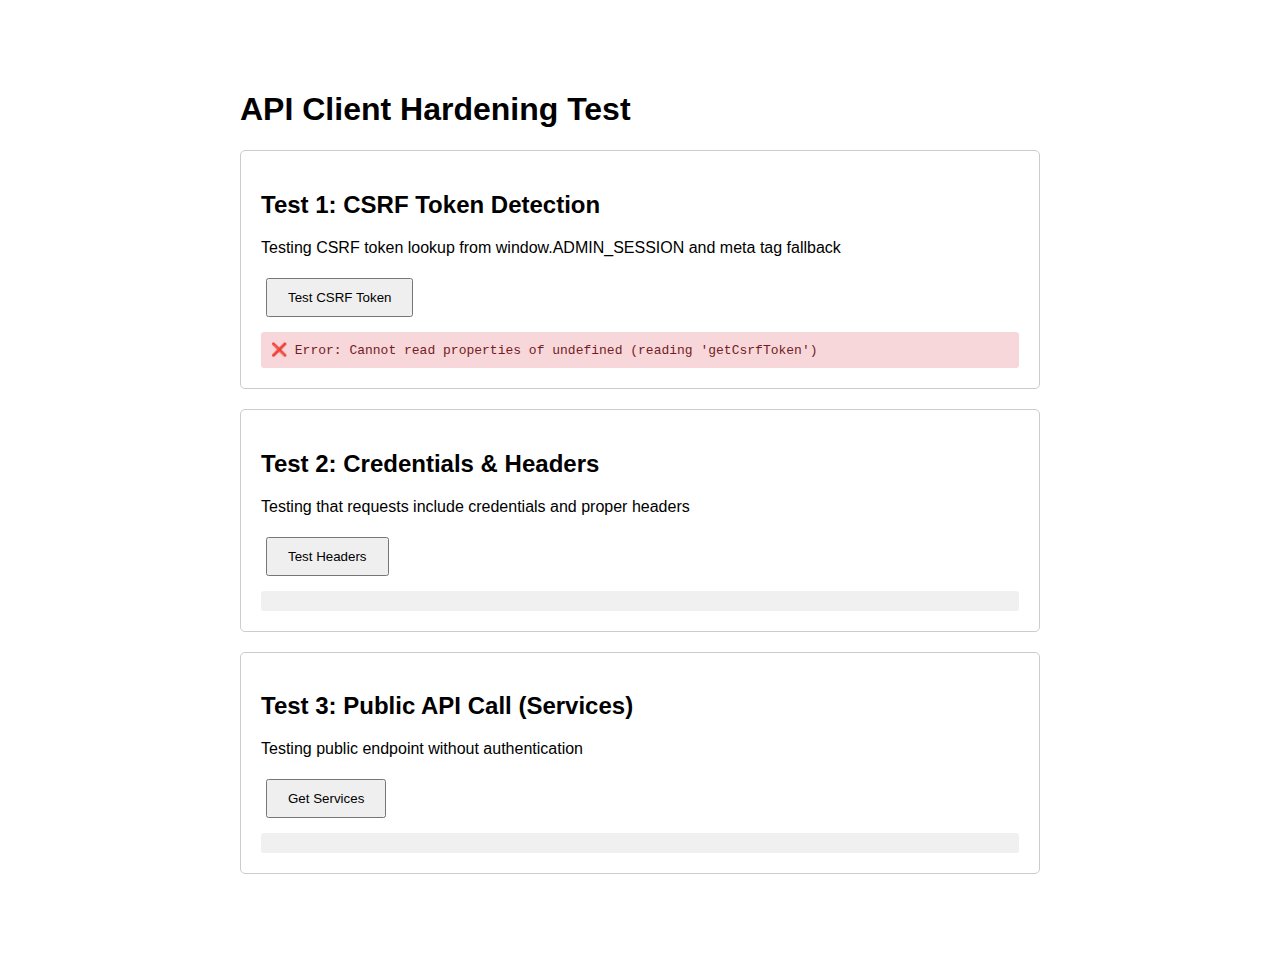
<file: test-api-client.html>
<!DOCTYPE html>
<html lang="ru">
<head>
    <meta charset="UTF-8">
    <meta name="viewport" content="width=device-width, initial-scale=1.0">
    <title>API Client Test</title>
    <style>
        body {
            font-family: Arial, sans-serif;
            max-width: 800px;
            margin: 50px auto;
            padding: 20px;
        }
        .test-section {
            margin: 20px 0;
            padding: 20px;
            border: 1px solid #ccc;
            border-radius: 5px;
        }
        button {
            padding: 10px 20px;
            margin: 5px;
            cursor: pointer;
        }
        .result {
            margin-top: 10px;
            padding: 10px;
            background: #f0f0f0;
            border-radius: 3px;
            white-space: pre-wrap;
            font-family: monospace;
        }
        .success { background: #d4edda; color: #155724; }
        .error { background: #f8d7da; color: #721c24; }
    </style>
</head>
<body>
    <h1>API Client Hardening Test</h1>
    
    <div class="test-section">
        <h2>Test 1: CSRF Token Detection</h2>
        <p>Testing CSRF token lookup from window.ADMIN_SESSION and meta tag fallback</p>
        <button onclick="testCsrfToken()">Test CSRF Token</button>
        <div id="csrf-result" class="result"></div>
    </div>
    
    <div class="test-section">
        <h2>Test 2: Credentials & Headers</h2>
        <p>Testing that requests include credentials and proper headers</p>
        <button onclick="testHeaders()">Test Headers</button>
        <div id="headers-result" class="result"></div>
    </div>
    
    <div class="test-section">
        <h2>Test 3: Public API Call (Services)</h2>
        <p>Testing public endpoint without authentication</p>
        <button onclick="testPublicApi()">Get Services</button>
        <div id="public-result" class="result"></div>
    </div>

    <script src="/config.js"></script>
    <script src="/js/api-client.js"></script>
    <script>
        function log(elementId, message, isError = false) {
            const el = document.getElementById(elementId);
            el.textContent = message;
            el.className = 'result ' + (isError ? 'error' : 'success');
        }

        function testCsrfToken() {
            try {
                const token = window.apiClient.getCsrfToken();
                if (token) {
                    log('csrf-result', `✅ CSRF Token found: ${token.substring(0, 16)}...`);
                } else {
                    log('csrf-result', '⚠️ No CSRF token found (expected for public pages)', false);
                }
            } catch (error) {
                log('csrf-result', `❌ Error: ${error.message}`, true);
            }
        }

        async function testHeaders() {
            try {
                log('headers-result', '🔄 Testing headers...');
                
                // Intercept fetch to check what headers are sent
                const originalFetch = window.fetch;
                let capturedRequest = null;
                
                window.fetch = async function(url, options) {
                    capturedRequest = { url, options };
                    // Restore original fetch
                    window.fetch = originalFetch;
                    // Actually make the request
                    return originalFetch(url, options);
                };
                
                // Make a test request
                await window.apiClient.get('services.php').catch(() => {});
                
                if (capturedRequest) {
                    const info = {
                        credentials: capturedRequest.options.credentials,
                        headers: capturedRequest.options.headers,
                        hasAcceptHeader: !!capturedRequest.options.headers['Accept'],
                        hasContentType: !!capturedRequest.options.headers['Content-Type'],
                        hasCsrfToken: !!capturedRequest.options.headers['X-CSRF-Token']
                    };
                    
                    log('headers-result', 
                        `✅ Headers Test:\n` +
                        `- credentials: ${info.credentials}\n` +
                        `- Accept: ${capturedRequest.options.headers['Accept']}\n` +
                        `- X-CSRF-Token: ${info.hasCsrfToken ? 'Present' : 'Not present (OK for public)'}\n` +
                        `- Content-Type: ${capturedRequest.options.headers['Content-Type'] || 'Not set (correct for GET)'}`,
                        false
                    );
                }
            } catch (error) {
                log('headers-result', `❌ Error: ${error.message}`, true);
            }
        }

        async function testPublicApi() {
            try {
                log('public-result', '🔄 Fetching services...');
                const result = await window.apiClient.getServices();
                log('public-result', 
                    `✅ Success!\n` +
                    `Found ${result.services.length} services\n` +
                    `Total: ${result.total}`,
                    false
                );
            } catch (error) {
                log('public-result', `❌ Error: ${error.message}`, true);
            }
        }

        // Auto-run CSRF test on load
        window.addEventListener('DOMContentLoaded', () => {
            setTimeout(testCsrfToken, 500);
        });
    </script>
</body>
</html>
</file>
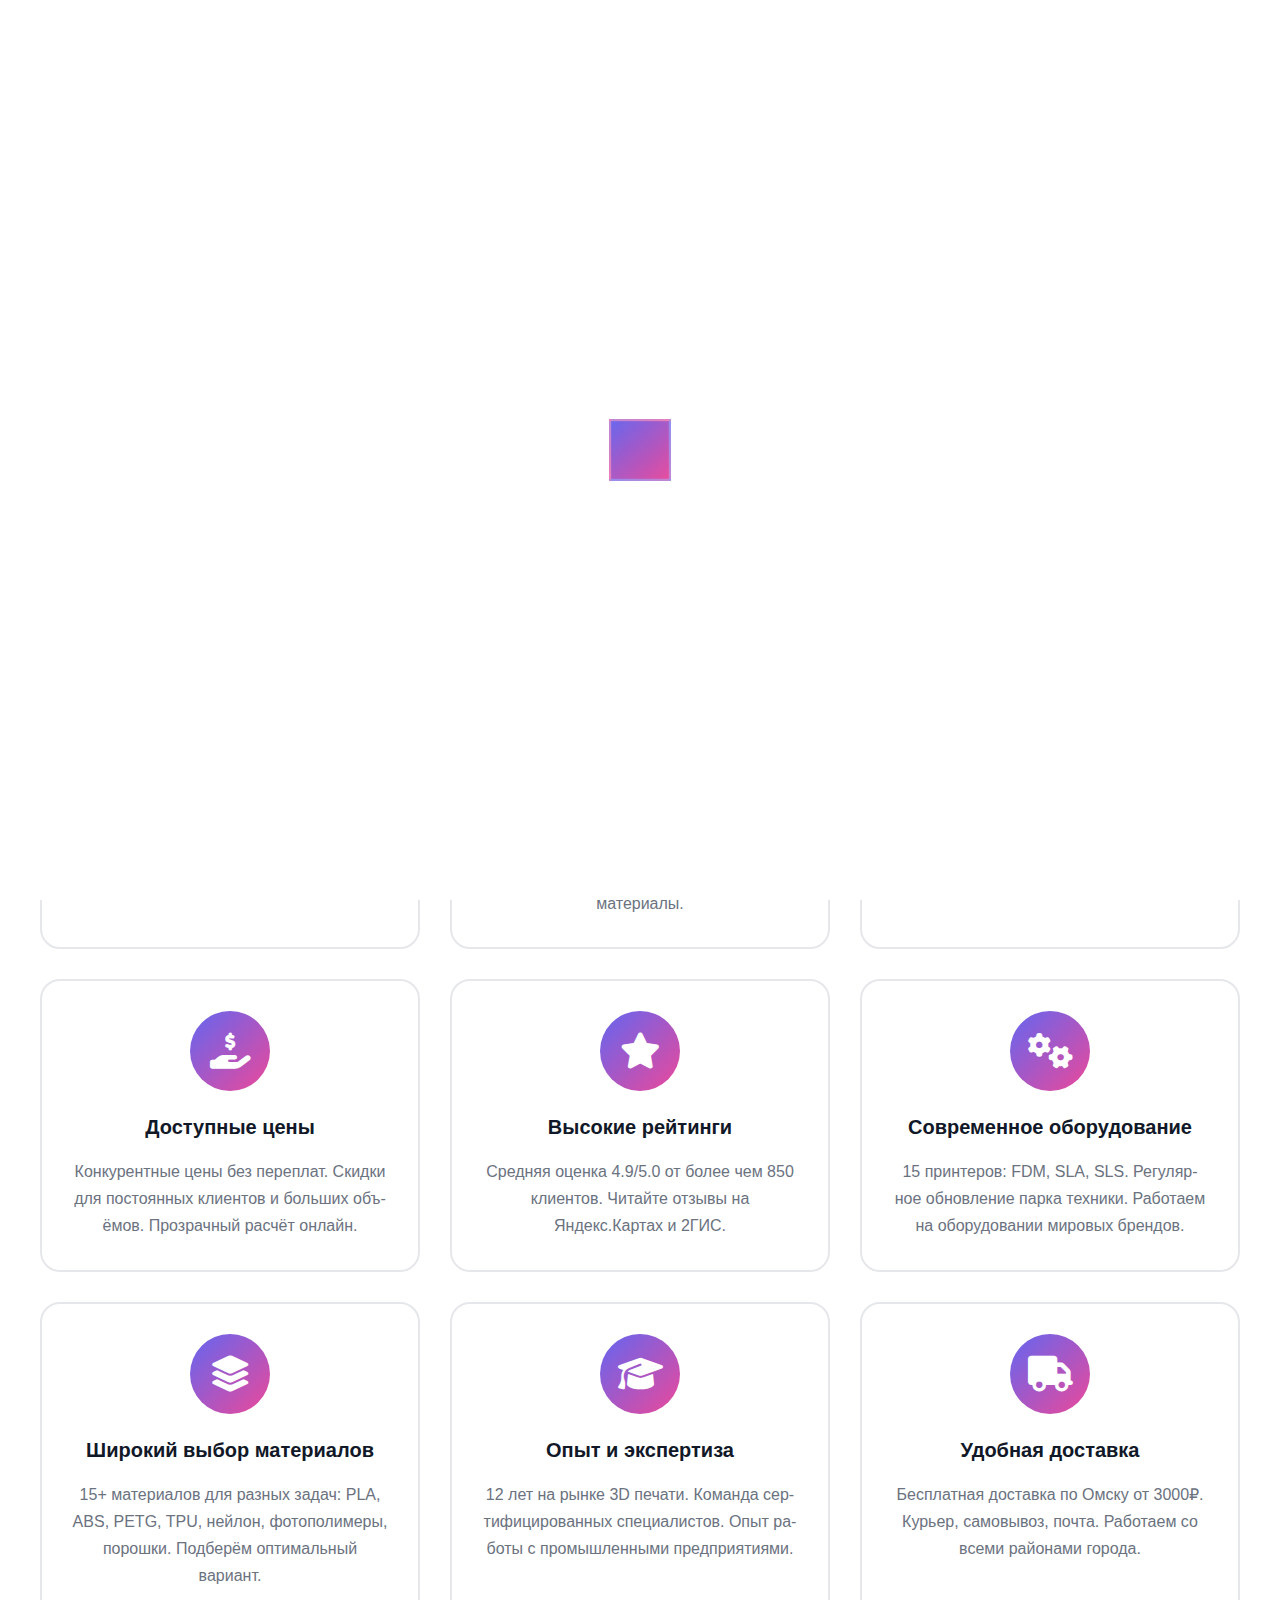
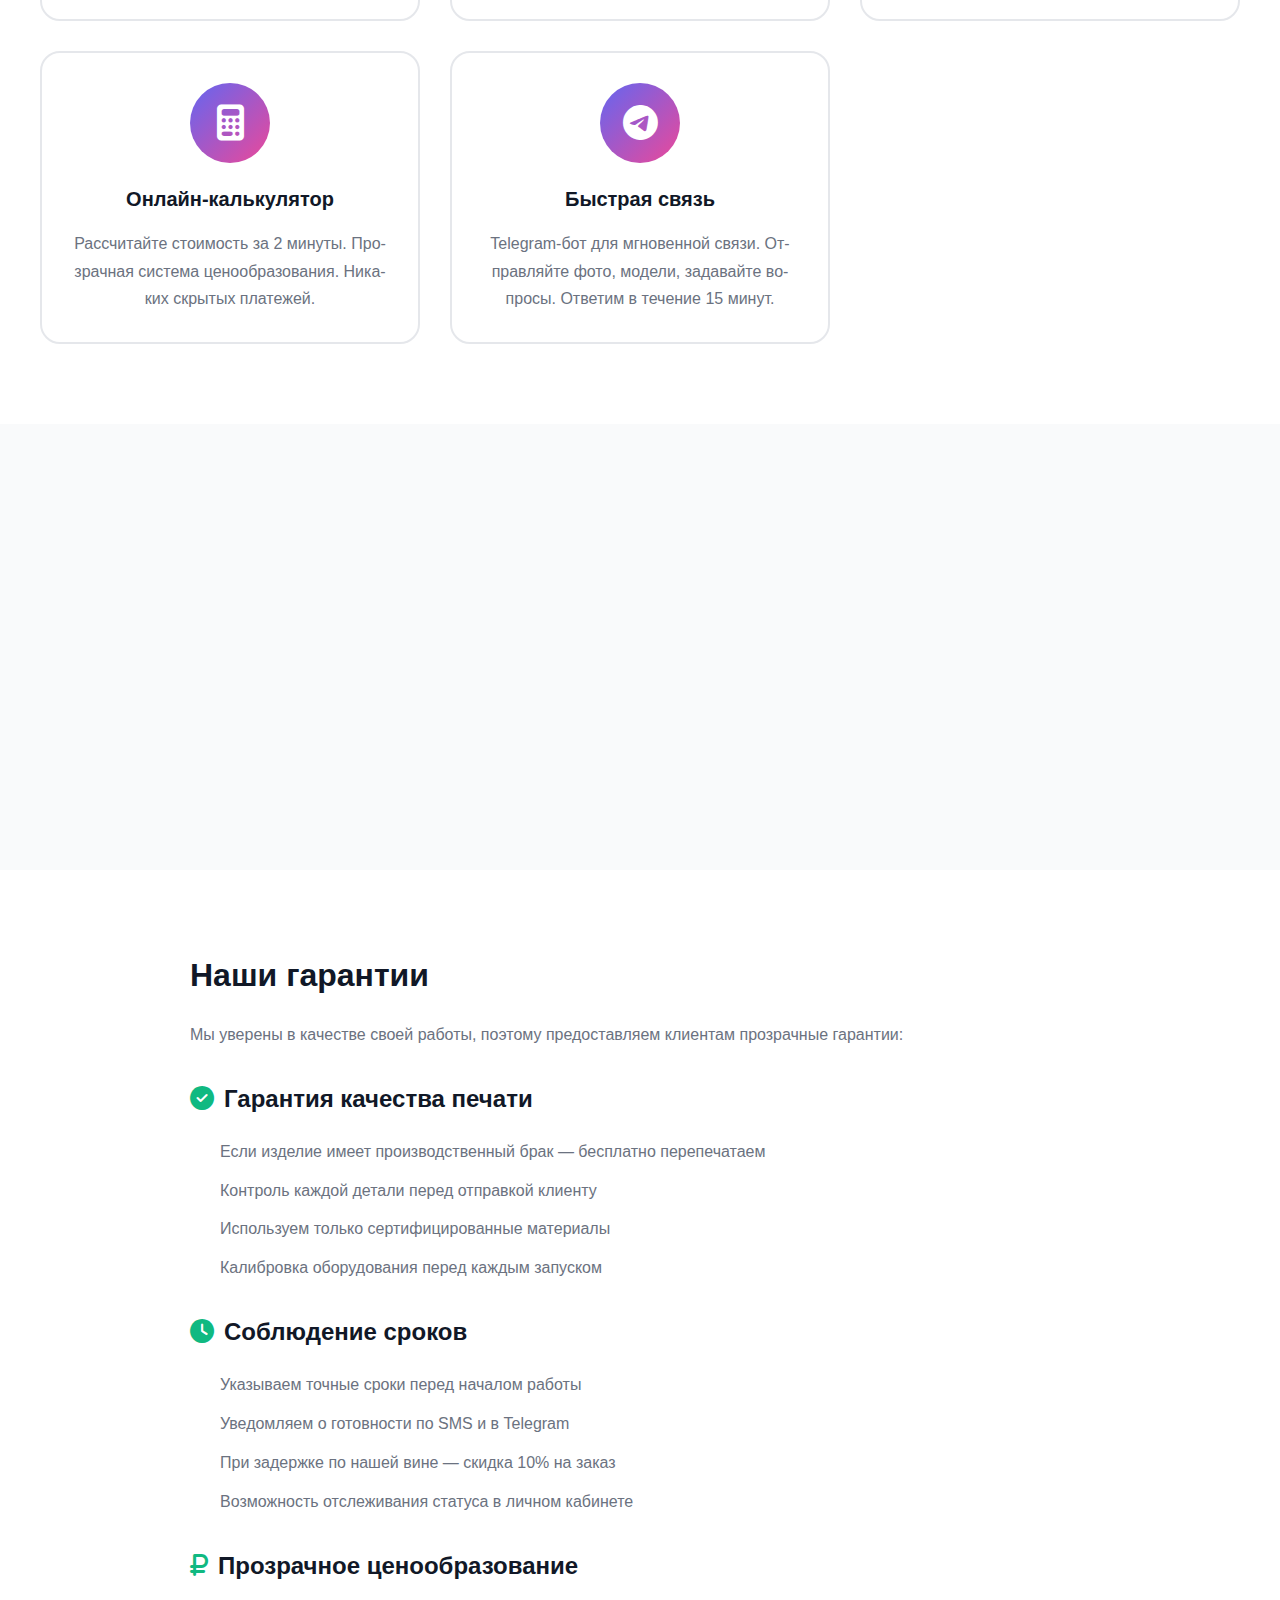
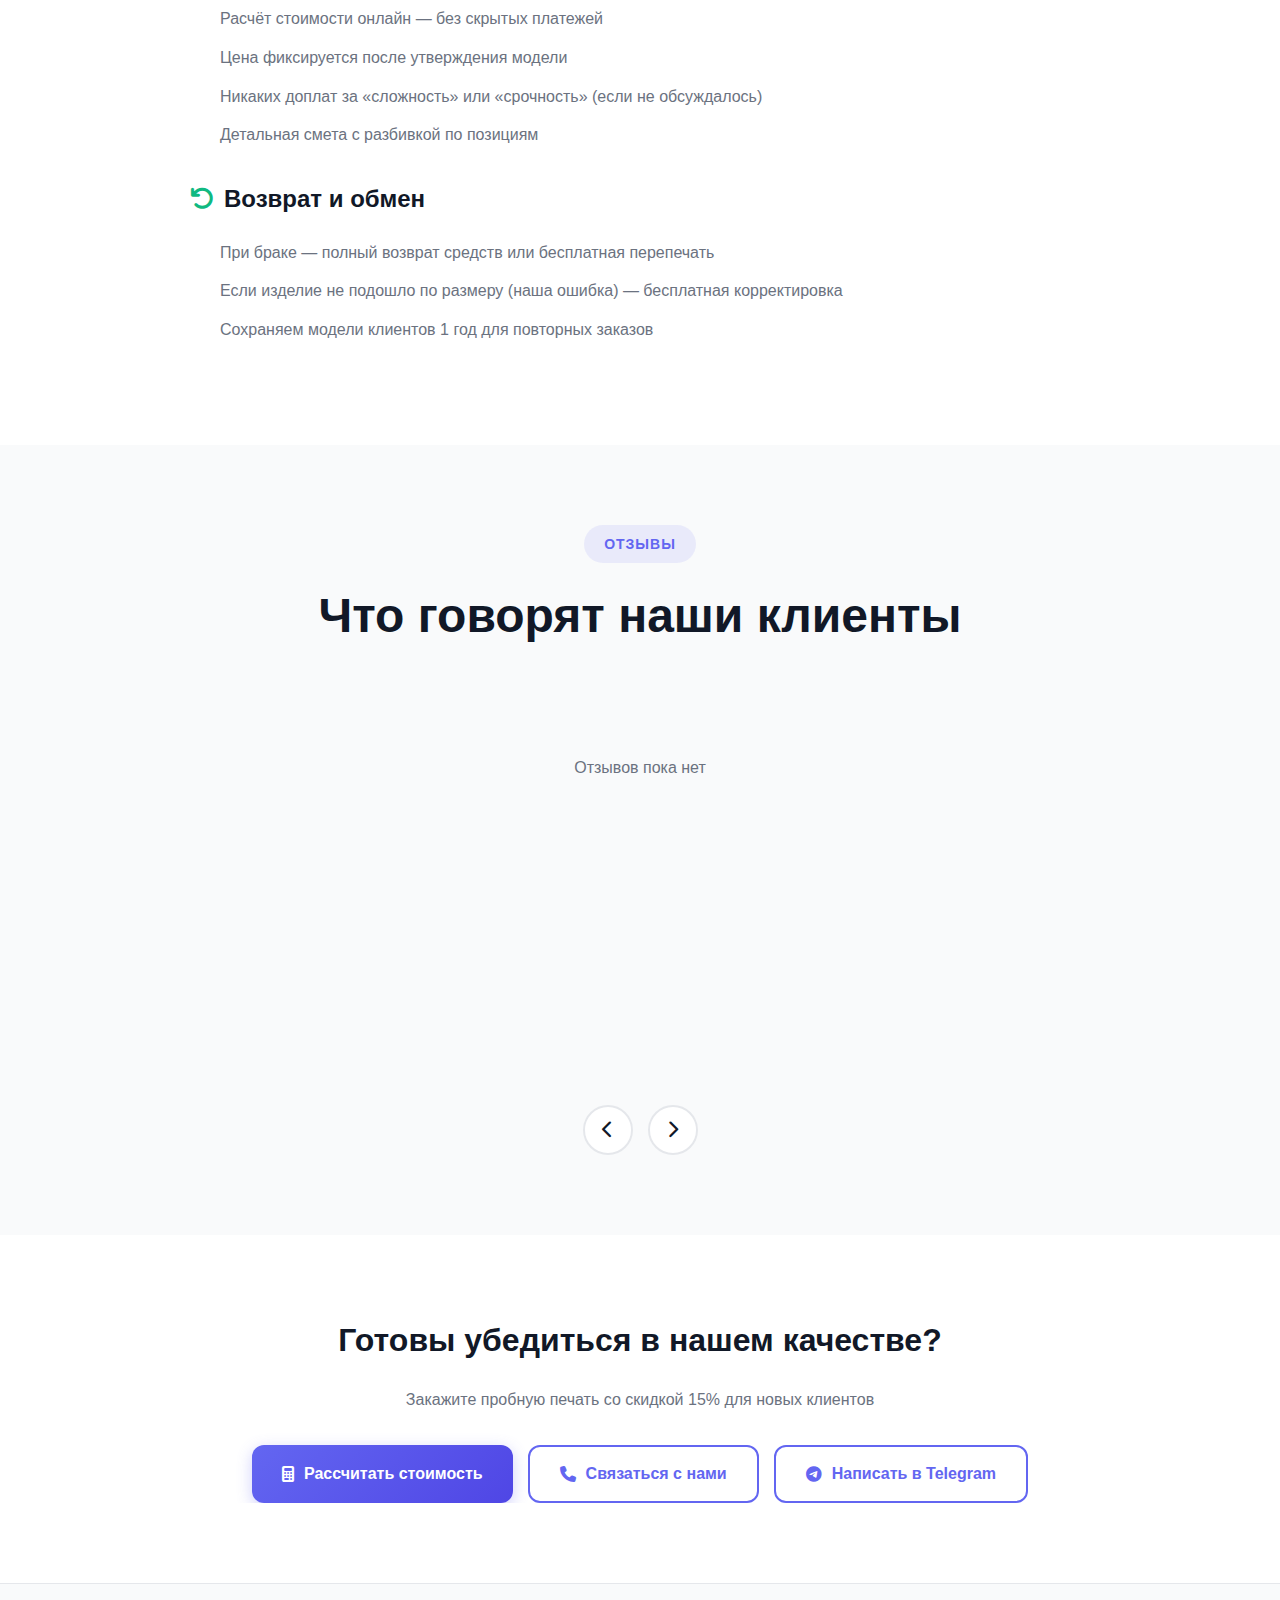
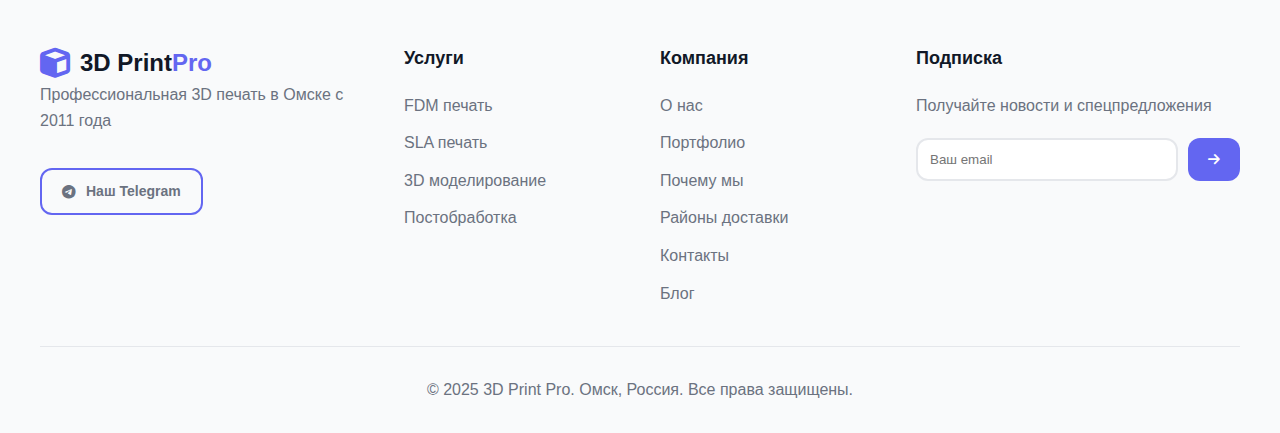
<file: why-us.html>
<!DOCTYPE html>
<html lang="ru">
<head>
    <meta charset="UTF-8">
    <meta name="viewport" content="width=device-width, initial-scale=1.0">
    
    <!-- Primary Meta Tags -->
    <title>Почему выбирают 3D Print Pro — Преимущества, гарантии, опыт | Омск</title>
    <meta name="description" content="Преимущества 3D Print Pro: 12 лет опыта, современное оборудование, гарантия качества, доступные цены, срочные заказы от 1 часа. Более 1500 успешных проектов в Омске.">
    <meta name="keywords" content="преимущества 3D печати Омск, почему 3D Print Pro, гарантия качества 3D печать, профессиональная 3D печать">
    
    <!-- Canonical & Alternate Links -->
    <link rel="canonical" href="https://3dprintpro.ru/why-us.html">
    <link rel="alternate" hreflang="ru-RU" href="https://3dprintpro.ru/why-us.html">
    <link rel="alternate" hreflang="x-default" href="https://3dprintpro.ru/why-us.html">
    
    <!-- Geo Tags -->
    <meta name="geo.region" content="RU-OMS">
    <meta name="geo.placename" content="Омск">
    <meta name="geo.position" content="54.9885;73.3242">
    <meta name="ICBM" content="54.9885, 73.3242">
    
    <!-- Open Graph / Facebook -->
    <meta property="og:type" content="website">
    <meta property="og:url" content="https://3dprintpro.ru/why-us.html">
    <meta property="og:site_name" content="3D Print Pro">
    <meta property="og:title" content="Почему выбирают 3D Print Pro — Преимущества и гарантии">
    <meta property="og:description" content="12 лет опыта, современное оборудование, гарантия качества, доступные цены. Более 1500 успешных проектов.">
    <meta property="og:image" content="https://3dprintpro.ru/images/og-image.jpg">
    <meta property="og:locale" content="ru_RU">
    
    <!-- Twitter Card -->
    <meta name="twitter:card" content="summary_large_image">
    <meta name="twitter:url" content="https://3dprintpro.ru/why-us.html">
    <meta name="twitter:title" content="Почему выбирают 3D Print Pro">
    <meta name="twitter:description" content="12 лет опыта, гарантия качества, доступные цены. Более 1500 успешных проектов в Омске.">
    <meta name="twitter:image" content="https://3dprintpro.ru/images/og-image.jpg">
    
    <!-- JSON-LD Structured Data: BreadcrumbList -->
    <script type="application/ld+json">
    {
      "@context": "https://schema.org",
      "@type": "BreadcrumbList",
      "itemListElement": [
        {
          "@type": "ListItem",
          "position": 1,
          "name": "Главная",
          "item": "https://3dprintpro.ru/"
        },
        {
          "@type": "ListItem",
          "position": 2,
          "name": "Почему мы",
          "item": "https://3dprintpro.ru/why-us.html"
        }
      ]
    }
    </script>
    
    <!-- Styles -->
    <link rel="stylesheet" href="css/style.css">
    <link rel="stylesheet" href="css/mobile-polish.css">
    <link rel="stylesheet" href="css/animations.css">
    <link rel="stylesheet" href="https://cdnjs.cloudflare.com/ajax/libs/font-awesome/6.4.0/css/all.min.css">
    
    <!-- Favicon -->
    <link rel="icon" type="image/svg+xml" href="data:image/svg+xml,<svg xmlns='http://www.w3.org/2000/svg' viewBox='0 0 100 100'><text y='.9em' font-size='90'>🖨️</text></svg>">
</head>
<body>
    <!-- Preloader -->
    <div class="preloader" id="preloader">
        <div class="loader">
            <div class="cube">
                <div class="face front"></div>
                <div class="face back"></div>
                <div class="face right"></div>
                <div class="face left"></div>
                <div class="face top"></div>
                <div class="face bottom"></div>
            </div>
        </div>
    </div>

    <!-- Header -->
    <header class="header" id="header">
        <nav class="navbar">
            <a href="index.html" class="logo" style="text-decoration: none; color: inherit;">
                <i class="fas fa-cube"></i>
                <span id="siteName">3D Print<strong>Pro</strong></span>
            </a>
            <ul class="nav-menu" id="navMenu">
                <li><a href="index.html" class="nav-link" data-page="home">Главная</a></li>
                <li><a href="services.html" class="nav-link" data-page="services">Услуги</a></li>
                <li><a href="index.html#calculator" class="nav-link">Калькулятор</a></li>
                <li><a href="portfolio.html" class="nav-link" data-page="portfolio">Портфолио</a></li>
                <li><a href="about.html" class="nav-link" data-page="about">О нас</a></li>
                <li><a href="contact.html" class="nav-link" data-page="contact">Контакты</a></li>
                <li><a href="blog.html" class="nav-link" data-page="blog">Блог</a></li>
            </ul>
            <div class="nav-actions">
                <button class="theme-toggle" id="themeToggle" title="Переключить тему">
                    <i class="fas fa-moon"></i>
                </button>
                <button class="hamburger" id="hamburger" aria-label="Меню">
                    <span></span>
                    <span></span>
                    <span></span>
                </button>
            </div>
        </nav>
    </header>

    <!-- Page Hero -->
    <section class="page-hero text-center">
        <div class="container">
            <h1>Почему выбирают 3D Print Pro</h1>
            <p>12 лет опыта, 1500+ успешных проектов, команда профессионалов</p>
        </div>
    </section>

    <!-- Breadcrumbs -->
    <nav class="breadcrumbs">
        <div class="container">
            <ul>
                <li><a href="index.html">Главная</a></li>
                <li>Почему мы</li>
            </ul>
        </div>
    </nav>

    <!-- Why Choose Us Section -->
    <section class="content-section">
        <div class="container">
            <div class="section-header">
                <span class="section-label">Наши преимущества</span>
                <h2 class="section-title">Что делает нас лучшими в Омске</h2>
            </div>
            <div class="why-us-grid">
                <div class="why-us-card">
                    <div class="why-us-icon">
                        <i class="fas fa-rocket"></i>
                    </div>
                    <h3>Срочные заказы</h3>
                    <p>Печать от 1 часа. Срочное изготовление для всех технологий печати. Работаем круглосуточно при необходимости.</p>
                </div>
                <div class="why-us-card">
                    <div class="why-us-icon">
                        <i class="fas fa-shield-alt"></i>
                    </div>
                    <h3>Гарантия качества</h3>
                    <p>Контроль качества каждого изделия. В случае брака — бесплатная перепечать. Используем только сертифицированные материалы.</p>
                </div>
                <div class="why-us-card">
                    <div class="why-us-icon">
                        <i class="fas fa-tools"></i>
                    </div>
                    <h3>Полный цикл работ</h3>
                    <p>Моделирование, печать, постобработка, покраска — всё под ключ. Не нужно искать разных исполнителей.</p>
                </div>
                <div class="why-us-card">
                    <div class="why-us-icon">
                        <i class="fas fa-hand-holding-usd"></i>
                    </div>
                    <h3>Доступные цены</h3>
                    <p>Конкурентные цены без переплат. Скидки для постоянных клиентов и больших объёмов. Прозрачный расчёт онлайн.</p>
                </div>
                <div class="why-us-card">
                    <div class="why-us-icon">
                        <i class="fas fa-star"></i>
                    </div>
                    <h3>Высокие рейтинги</h3>
                    <p>Средняя оценка 4.9/5.0 от более чем 850 клиентов. Читайте отзывы на Яндекс.Картах и 2ГИС.</p>
                </div>
                <div class="why-us-card">
                    <div class="why-us-icon">
                        <i class="fas fa-cogs"></i>
                    </div>
                    <h3>Современное оборудование</h3>
                    <p>15 принтеров: FDM, SLA, SLS. Регулярное обновление парка техники. Работаем на оборудовании мировых брендов.</p>
                </div>
                <div class="why-us-card">
                    <div class="why-us-icon">
                        <i class="fas fa-layer-group"></i>
                    </div>
                    <h3>Широкий выбор материалов</h3>
                    <p>15+ материалов для разных задач: PLA, ABS, PETG, TPU, нейлон, фотополимеры, порошки. Подберём оптимальный вариант.</p>
                </div>
                <div class="why-us-card">
                    <div class="why-us-icon">
                        <i class="fas fa-graduation-cap"></i>
                    </div>
                    <h3>Опыт и экспертиза</h3>
                    <p>12 лет на рынке 3D печати. Команда сертифицированных специалистов. Опыт работы с промышленными предприятиями.</p>
                </div>
                <div class="why-us-card">
                    <div class="why-us-icon">
                        <i class="fas fa-truck"></i>
                    </div>
                    <h3>Удобная доставка</h3>
                    <p>Бесплатная доставка по Омску от 3000₽. Курьер, самовывоз, почта. Работаем со всеми районами города.</p>
                </div>
                <div class="why-us-card">
                    <div class="why-us-icon">
                        <i class="fas fa-calculator"></i>
                    </div>
                    <h3>Онлайн-калькулятор</h3>
                    <p>Рассчитайте стоимость за 2 минуты. Прозрачная система ценообразования. Никаких скрытых платежей.</p>
                </div>
                <div class="why-us-card">
                    <div class="why-us-icon">
                        <i class="fab fa-telegram"></i>
                    </div>
                    <h3>Быстрая связь</h3>
                    <p>Telegram-бот для мгновенной связи. Отправляйте фото, модели, задавайте вопросы. Ответим в течение 15 минут.</p>
                </div>
            </div>
        </div>
    </section>

    <!-- Stats Section -->
    <section class="stats">
        <div class="container">
            <div class="stats-grid">
                <div class="stat-card">
                    <i class="fas fa-project-diagram"></i>
                    <div class="stat-number">1500+</div>
                    <p>Проектов выполнено</p>
                </div>
                <div class="stat-card">
                    <i class="fas fa-users"></i>
                    <div class="stat-number">850+</div>
                    <p>Довольных клиентов</p>
                </div>
                <div class="stat-card">
                    <i class="fas fa-clock"></i>
                    <div class="stat-number">12</div>
                    <p>Лет опыта</p>
                </div>
                <div class="stat-card">
                    <i class="fas fa-award"></i>
                    <div class="stat-number">4.9/5</div>
                    <p>Средняя оценка</p>
                </div>
            </div>
        </div>
    </section>

    <!-- Guarantees -->
    <section class="content-section">
        <div class="container">
            <div class="content-wrapper">
                <h2>Наши гарантии</h2>
                <p>
                    Мы уверены в качестве своей работы, поэтому предоставляем клиентам прозрачные гарантии:
                </p>

                <h3><i class="fas fa-check-circle" style="color: var(--success); margin-right: 10px;"></i>Гарантия качества печати</h3>
                <ul>
                    <li>Если изделие имеет производственный брак — бесплатно перепечатаем</li>
                    <li>Контроль каждой детали перед отправкой клиенту</li>
                    <li>Используем только сертифицированные материалы</li>
                    <li>Калибровка оборудования перед каждым запуском</li>
                </ul>

                <h3><i class="fas fa-clock" style="color: var(--success); margin-right: 10px;"></i>Соблюдение сроков</h3>
                <ul>
                    <li>Указываем точные сроки перед началом работы</li>
                    <li>Уведомляем о готовности по SMS и в Telegram</li>
                    <li>При задержке по нашей вине — скидка 10% на заказ</li>
                    <li>Возможность отслеживания статуса в личном кабинете</li>
                </ul>

                <h3><i class="fas fa-ruble-sign" style="color: var(--success); margin-right: 10px;"></i>Прозрачное ценообразование</h3>
                <ul>
                    <li>Расчёт стоимости онлайн — без скрытых платежей</li>
                    <li>Цена фиксируется после утверждения модели</li>
                    <li>Никаких доплат за «сложность» или «срочность» (если не обсуждалось)</li>
                    <li>Детальная смета с разбивкой по позициям</li>
                </ul>

                <h3><i class="fas fa-undo" style="color: var(--success); margin-right: 10px;"></i>Возврат и обмен</h3>
                <ul>
                    <li>При браке — полный возврат средств или бесплатная перепечать</li>
                    <li>Если изделие не подошло по размеру (наша ошибка) — бесплатная корректировка</li>
                    <li>Сохраняем модели клиентов 1 год для повторных заказов</li>
                </ul>
            </div>
        </div>
    </section>

    <!-- Testimonials -->
    <section class="testimonials" style="background: var(--bg-secondary); padding: 80px 0;">
        <div class="container">
            <div class="section-header">
                <span class="section-label">Отзывы</span>
                <h2 class="section-title">Что говорят наши клиенты</h2>
            </div>
            <div class="testimonials-slider" id="testimonialsSlider">
                <!-- Testimonials will be loaded dynamically -->
            </div>
            <div class="slider-controls">
                <button class="slider-btn" id="prevTestimonial" aria-label="Предыдущий отзыв">
                    <i class="fas fa-chevron-left"></i>
                </button>
                <button class="slider-btn" id="nextTestimonial" aria-label="Следующий отзыв">
                    <i class="fas fa-chevron-right"></i>
                </button>
            </div>
        </div>
    </section>

    <!-- CTA Section -->
    <section class="content-section">
        <div class="container">
            <div class="content-wrapper" style="text-align: center;">
                <h2>Готовы убедиться в нашем качестве?</h2>
                <p>Закажите пробную печать со скидкой 15% для новых клиентов</p>
                <div style="display: flex; gap: 15px; justify-content: center; flex-wrap: wrap; margin-top: 30px;">
                    <a href="index.html#calculator" class="btn btn-primary">
                        <i class="fas fa-calculator"></i>
                        Рассчитать стоимость
                    </a>
                    <a href="contact.html" class="btn btn-outline">
                        <i class="fas fa-phone"></i>
                        Связаться с нами
                    </a>
                    <a href="https://t.me/PrintPro_Omsk" target="_blank" class="btn btn-outline">
                        <i class="fab fa-telegram"></i>
                        Написать в Telegram
                    </a>
                </div>
            </div>
        </div>
    </section>

    <!-- Footer -->
    <footer class="footer">
        <div class="container">
            <div class="footer-content">
                <div class="footer-col">
                    <div class="logo">
                        <i class="fas fa-cube"></i>
                        <span>3D Print<strong>Pro</strong></span>
                    </div>
                    <p>Профессиональная 3D печать в Омске с 2011 года</p>
                    <a href="https://t.me/PrintPro_Omsk" target="_blank" class="btn btn-outline btn-sm" style="margin-top: 15px; text-decoration: none;">
                        <i class="fab fa-telegram"></i>
                        Наш Telegram
                    </a>
                </div>
                <div class="footer-col">
                    <h4>Услуги</h4>
                    <ul>
                        <li><a href="services.html">FDM печать</a></li>
                        <li><a href="services.html">SLA печать</a></li>
                        <li><a href="services.html">3D моделирование</a></li>
                        <li><a href="services.html">Постобработка</a></li>
                    </ul>
                </div>
                <div class="footer-col">
                    <h4>Компания</h4>
                    <ul>
                        <li><a href="about.html">О нас</a></li>
                        <li><a href="portfolio.html">Портфолио</a></li>
                        <li><a href="why-us.html">Почему мы</a></li>
                        <li><a href="districts.html">Районы доставки</a></li>
                        <li><a href="contact.html">Контакты</a></li>
                        <li><a href="blog.html">Блог</a></li>
                    </ul>
                </div>
                <div class="footer-col">
                    <h4>Подписка</h4>
                    <p>Получайте новости и спецпредложения</p>
                    <form class="subscribe-form" id="subscribeForm">
                        <input type="email" name="email" placeholder="Ваш email" required>
                        <button type="submit"><i class="fas fa-arrow-right"></i></button>
                    </form>
                </div>
            </div>
            <div class="footer-bottom">
                <p>&copy; 2025 3D Print Pro. Омск, Россия. Все права защищены.</p>
            </div>
        </div>
    </footer>

    <!-- Scripts -->
    <script src="config.js"></script>
    <script src="js/validators.js"></script>
    <script src="js/database.js"></script>
    <script src="js/calculator.js"></script>
    <script src="js/telegram.js"></script>
    <script src="js/main.js"></script>
</body>
</html>
</file>
<file: css/mobile-polish.css>
/* ========================================
   MOBILE POLISH - ENHANCED RESPONSIVE DESIGN
   ========================================
   
   This stylesheet provides comprehensive mobile optimizations
   for both the public landing page and admin dashboard.
   
   Key Features:
   - Responsive breakpoints: 360px, 414px, 480px, 600px, 768px, 968px, 1024px, 1200px
   - Touch-friendly tap targets (≥44px)
   - Prevents horizontal scrolling
   - Optimized typography (min 16px to prevent iOS zoom)
   - Performance optimizations (reduced animations, disabled particles)
   - Accessible navigation with body scroll prevention
   - Admin sidebar becomes off-canvas drawer on mobile
   - Full-width forms and buttons on mobile
   - Responsive tables with horizontal scroll containers
   - CLS prevention with aspect ratio preservation
   - Font display swap for better loading
   
   ======================================== */

/* Prevent horizontal overflow on all devices */
html, body {
    overflow-x: hidden;
    max-width: 100%;
}

/* Ensure all images scale properly */
img {
    max-width: 100%;
    height: auto;
    display: block;
}

/* Lazy loading optimization */
img[loading="lazy"] {
    min-height: 100px;
    background: var(--bg-secondary, #f9fafb);
}

/* Prevent image overflow */
.portfolio-image,
.about-image,
.case-image,
.testimonial-avatar,
.service-icon {
    overflow: hidden;
}

/* Responsive images with aspect ratio preservation */
.hero-image img,
.portfolio-image img,
.case-image img {
    width: 100%;
    height: 100%;
    object-fit: cover;
}

/* Font display optimization to prevent layout shift */
@font-face {
    font-display: swap;
}

/* Smooth touch scrolling on mobile */
* {
    -webkit-tap-highlight-color: transparent;
}

html {
    -webkit-overflow-scrolling: touch;
}

/* Prevent text size adjustment on orientation change */
html {
    -webkit-text-size-adjust: 100%;
    -moz-text-size-adjust: 100%;
    -ms-text-size-adjust: 100%;
    text-size-adjust: 100%;
}

/* Ensure no elements can cause horizontal overflow */
section,
.container,
.hero,
.services,
.portfolio,
.testimonials,
.contact,
.footer {
    overflow-x: hidden;
    max-width: 100%;
}

/* Prevent long text from breaking layout */
p,
h1,
h2,
h3,
h4,
h5,
h6,
span,
a {
    word-wrap: break-word;
    overflow-wrap: break-word;
    hyphens: auto;
}

/* Tables responsive on mobile */
.table-responsive {
    overflow-x: auto;
    -webkit-overflow-scrolling: touch;
}

table {
    max-width: 100%;
}

/* Disable background animations on mobile to prevent jank */
@media (max-width: 768px) {
    .particle {
        display: none;
    }
    
    body.nav-open {
        overflow: hidden;
        position: fixed;
        width: 100%;
        top: 0;
        left: 0;
    }

    /* Reduce motion for performance on mobile */
    * {
        animation-duration: 0.3s !important;
        transition-duration: 0.3s !important;
    }

    /* Optimize animations for better performance */
    .card-3d,
    .floating-card,
    .service-card:hover,
    .portfolio-item:hover {
        transform: none !important;
    }

    /* Disable hover effects on touch devices */
    @media (hover: none) and (pointer: coarse) {
        a:hover,
        button:hover,
        .btn:hover,
        .service-card:hover,
        .portfolio-item:hover {
            transform: none;
        }
    }
}

@media (max-width: 1200px) {
    :root {
        --section-padding: 80px;
    }
    
    .container {
        padding: 0 40px;
    }
}

@media (max-width: 1024px) {
    :root {
        --section-padding: 70px;
    }
    
    .container {
        padding: 0 32px;
    }
}

@media (max-width: 968px) {
    :root {
        --section-padding: 60px;
        --card-padding: 24px;
    }

    /* Top info strip hidden on mobile for cleaner navigation */
    .top-info-strip {
        display: none !important;
    }

    .nav-menu {
        position: fixed;
        top: 0;
        left: -100%;
        width: 100%;
        height: 100vh;
        height: 100dvh; /* Dynamic viewport height for mobile browsers */
        background: var(--bg);
        flex-direction: column;
        padding: 100px 32px 40px;
        box-shadow: var(--shadow-lg);
        transition: left 0.3s cubic-bezier(0.4, 0, 0.2, 1);
        overflow-y: auto;
        -webkit-overflow-scrolling: touch;
        z-index: var(--z-modal);
        gap: 0;
    }
    
    .nav-menu.active {
        left: 0;
    }
    
    .nav-menu li {
        width: 100%;
        border-bottom: 1px solid var(--border);
    }
    
    .nav-menu li:last-child {
        border-bottom: none;
    }
    
    .nav-link {
        display: flex;
        align-items: center;
        padding: 18px 12px;
        font-size: 18px;
        font-weight: 500;
        min-height: 52px;
        transition: var(--transition);
    }
    
    .nav-link:hover,
    .nav-link.active {
        background: var(--bg-tertiary);
        padding-left: 20px;
    }
    
    .nav-link::after {
        display: none;
    }
    
    .hamburger {
        display: flex;
        z-index: calc(var(--z-modal) + 10);
        min-width: 44px;
        min-height: 44px;
        padding: 10px;
        border-radius: var(--radius-sm);
        transition: var(--transition);
    }
    
    .hamburger:hover {
        background: var(--bg-tertiary);
    }
    
    .theme-toggle {
        min-width: 44px;
        min-height: 44px;
        padding: 10px;
    }
    
    .hero-content {
        grid-template-columns: 1fr;
        text-align: center;
        gap: 40px;
    }
    
    .hero-buttons {
        justify-content: center;
    }
    
    .hero-features {
        justify-content: center;
    }
    
    .hero-image {
        max-width: 400px;
        margin: 0 auto;
    }
    
    .calculator-wrapper {
        grid-template-columns: 1fr;
        gap: 30px;
    }
    
    .result-card {
        position: static;
    }
    
    .services-grid {
        grid-template-columns: repeat(auto-fit, minmax(280px, 1fr));
        gap: 24px;
    }
    
    .portfolio-grid {
        grid-template-columns: repeat(auto-fit, minmax(280px, 1fr));
        gap: 24px;
    }
    
    .about-content {
        grid-template-columns: 1fr;
        gap: 40px;
    }
    
    .contact-wrapper {
        grid-template-columns: 1fr;
        gap: 30px;
    }
    
    .footer-content {
        grid-template-columns: 1fr 1fr;
        gap: 30px;
    }

    .stats-grid {
        grid-template-columns: repeat(2, 1fr);
        gap: 20px;
    }
}

@media (max-width: 768px) {
    :root {
        --section-padding: 50px;
        --card-padding: 20px;
    }
    
    .container {
        padding: 0 20px;
    }
    
    .section-header {
        margin-bottom: 40px;
    }
    
    .hero {
        padding-top: 100px;
        min-height: auto;
    }
    
    .hero-content {
        padding: 20px 0 40px;
    }
    
    .about-image img {
        height: 350px;
    }
    
    .portfolio-image {
        height: 250px;
    }
    
    .portfolio-overlay {
        opacity: 1;
        transform: translateY(0);
        background: linear-gradient(to top, rgba(0,0,0,0.85), transparent);
    }
    
    .testimonials-slider {
        min-height: 400px;
    }
    
    .slider-btn {
        width: 44px;
        height: 44px;
    }
}

@media (max-width: 600px) {
    :root {
        --section-padding: 40px;
        --card-padding: 16px;
    }
    
    .container {
        padding: 0 16px;
    }
    
    .navbar {
        padding: 16px 20px;
    }

    /* Typography optimized for mobile readability */
    body {
        font-size: 16px; /* Minimum 16px to prevent zoom on iOS */
        line-height: 1.6;
    }

    .section-title {
        font-size: clamp(28px, 6vw, 36px);
        line-height: 1.2;
    }
    
    .section-description {
        font-size: 16px;
        line-height: 1.6;
    }
    
    .hero-title {
        font-size: clamp(32px, 8vw, 48px);
        line-height: 1.1;
        margin-bottom: 16px;
    }
    
    .hero-description {
        font-size: 16px;
        line-height: 1.6;
    }

    /* Ensure all inputs are properly sized for mobile */
    input,
    textarea,
    select,
    .form-control {
        font-size: 16px !important; /* Prevent zoom on iOS */
        padding: 14px 16px;
        min-height: 48px;
    }

    textarea {
        min-height: 120px;
    }
    
    .services-grid,
    .portfolio-grid {
        grid-template-columns: 1fr;
        gap: 20px;
    }
    
    .service-card,
    .portfolio-item {
        box-shadow: var(--shadow-sm);
    }
    
    .form-row {
        grid-template-columns: 1fr;
        gap: 0;
    }
    
    .checkbox-label {
        padding: 8px 0;
        min-height: 44px;
        align-items: flex-start;
    }
    
    .checkbox-label input[type="checkbox"] {
        width: 24px;
        height: 24px;
        flex-shrink: 0;
        margin-top: 2px;
    }
    
    .hero-buttons {
        flex-direction: column;
        width: 100%;
        gap: 12px;
    }
    
    .hero-buttons .btn {
        width: 100%;
        justify-content: center;
    }
    
    .hero-features {
        flex-direction: column;
        gap: 12px;
        align-items: center;
    }

    /* Ensure all interactive elements are finger-friendly */
    a,
    button,
    .btn,
    .filter-btn,
    input[type="checkbox"],
    input[type="radio"] {
        min-height: 44px;
        min-width: 44px;
    }

    /* Links with icon spacing */
    a[href^="tel:"],
    a[href^="mailto:"] {
        display: inline-flex;
        align-items: center;
        gap: 8px;
        padding: 8px 0;
    }
    
    .stats-grid {
        grid-template-columns: 1fr;
        gap: 16px;
    }
    
    .stat-card {
        padding: 24px 16px;
    }
    
    .stat-card i {
        font-size: 40px;
    }
    
    .stat-number {
        font-size: 36px;
    }

    .footer-content {
        grid-template-columns: 1fr;
        gap: 24px;
    }

    /* Footer links optimization */
    .footer-links {
        display: flex;
        flex-direction: column;
        gap: 12px;
    }

    .footer-links a {
        padding: 8px 0;
        min-height: 44px;
        display: flex;
        align-items: center;
    }

    /* Social links optimization */
    .social-links {
        display: flex;
        flex-wrap: wrap;
        gap: 12px;
    }

    .social-link {
        width: 48px;
        height: 48px;
        display: flex;
        align-items: center;
        justify-content: center;
    }

    /* Footer bottom */
    .footer-bottom {
        flex-direction: column;
        gap: 12px;
        text-align: center;
        padding-top: 24px;
    }

    .modal-content {
        padding: 24px;
        margin: 20px;
        max-width: calc(100% - 40px);
        max-height: calc(100vh - 40px);
        max-height: calc(100dvh - 40px);
        overflow-y: auto;
    }
    
    .modal-content h2 {
        font-size: 24px;
        margin-bottom: 20px;
    }
    
    .modal-close {
        width: 44px;
        height: 44px;
        top: 12px;
        right: 12px;
        font-size: 22px;
        min-width: 44px;
        min-height: 44px;
        display: flex;
        align-items: center;
        justify-content: center;
    }

    /* Modal optimization for mobile */
    .modal {
        padding: 16px;
    }

    .modal-overlay {
        backdrop-filter: blur(4px);
    }

    .testimonial-card {
        padding: 24px 16px;
    }
    
    .testimonials-slider {
        min-height: 450px;
    }

    .portfolio-filters {
        gap: 8px;
        padding: 0 8px;
    }

    .filter-btn {
        padding: 10px 16px;
        font-size: 14px;
        min-height: 44px;
    }
    
    .about-image img {
        height: 300px;
    }
    
    .about-badge {
        padding: 12px 16px;
        bottom: 16px;
        right: 16px;
    }
    
    .about-badge i {
        font-size: 24px;
    }
    
    .about-badge span {
        font-size: 14px;
    }
    
    .contact-card {
        padding: 20px;
    }
    
    .faq-question {
        padding: 18px;
        font-size: 16px;
        line-height: 1.5;
        min-height: 60px;
        display: flex;
        align-items: center;
        cursor: pointer;
    }
    
    .faq-answer-content {
        padding: 0 18px 18px;
        font-size: 15px;
        line-height: 1.6;
    }

    /* FAQ icon for better mobile UX */
    .faq-question::after {
        margin-left: auto;
        font-size: 20px;
    }

    /* Contact section mobile optimization */
    .contact-info {
        gap: 16px;
    }

    .contact-item {
        padding: 16px;
    }

    .contact-item i {
        font-size: 24px;
        min-width: 44px;
        min-height: 44px;
        display: flex;
        align-items: center;
        justify-content: center;
    }

    .contact-item a {
        word-break: break-all;
    }
    
    .btn {
        padding: 12px 24px;
        font-size: 15px;
        min-height: 44px;
    }
    
    .btn-sm {
        padding: 10px 16px;
        font-size: 14px;
        min-height: 40px;
    }
    
    .scroll-indicator {
        display: none;
    }
}

@media (max-width: 480px) {
    :root {
        --section-padding: 32px;
    }
    
    .container {
        padding: 0 16px;
    }
    
    .navbar {
        padding: 14px 16px;
    }
    
    .hero {
        padding-top: 80px;
    }
    
    .hero-content {
        padding: 16px 0 32px;
    }
    
    .card-3d {
        max-width: 250px;
    }
    
    .card-3d i {
        font-size: 60px;
    }
    
    .service-icon {
        width: 64px;
        height: 64px;
    }
    
    .service-icon i {
        font-size: 32px;
    }
    
    .service-card h3 {
        font-size: 20px;
    }
    
    .portfolio-image {
        height: 220px;
    }
    
    .portfolio-overlay h3 {
        font-size: 18px;
    }
    
    .testimonial-avatar {
        width: 60px;
        height: 60px;
    }
    
    .testimonial-text {
        font-size: 16px;
    }
    
    .contact-card i {
        font-size: 24px;
    }
    
    .social-link {
        width: 44px;
        height: 44px;
        font-size: 18px;
    }
}

@media (max-width: 400px) {
    .navbar {
        padding: 12px 16px;
    }

    .logo {
        font-size: 18px;
    }

    .logo i {
        font-size: 22px;
    }
    
    .theme-toggle,
    .hamburger {
        min-width: 40px;
        min-height: 40px;
    }
}

@media (max-width: 414px) {
    :root {
        --section-padding: 28px;
    }

    .container {
        padding: 0 14px;
    }

    .navbar {
        padding: 12px 14px;
    }

    .section-title {
        font-size: clamp(26px, 5.5vw, 32px);
    }

    .hero-title {
        font-size: clamp(30px, 7.5vw, 44px);
    }

    /* Optimize card spacing */
    .service-card,
    .portfolio-item,
    .testimonial-card {
        padding: 18px;
    }

    /* Buttons on very small screens */
    .btn {
        padding: 12px 20px;
        font-size: 15px;
    }

    .btn i {
        font-size: 14px;
    }
}

@media (max-width: 360px) {
    :root {
        --section-padding: 24px;
    }

    .container {
        padding: 0 12px;
    }
    
    .navbar {
        padding: 10px 12px;
    }
    
    .section-header {
        margin-bottom: 28px;
    }
    
    .section-label {
        font-size: 11px;
        padding: 6px 14px;
    }

    .section-title {
        font-size: clamp(24px, 5vw, 30px);
    }

    .hero-title {
        font-size: clamp(28px, 7vw, 40px);
    }
    
    .top-info-content {
        flex-direction: column;
        gap: 8px;
    }
    
    .hero-buttons .btn,
    .btn-block {
        padding: 12px 20px;
        font-size: 14px;
    }
    
    .calculator-form,
    .calculator-result,
    .contact-form {
        padding: 16px;
    }
    
    .result-card h3 {
        font-size: 20px;
        margin-bottom: 20px;
    }
    
    .price-item {
        font-size: 14px;
        padding: 12px 0;
    }
    
    .total-price {
        font-size: 16px;
        padding: 16px 0;
    }
    
    .total-price .price {
        font-size: 24px;
    }

    /* Range slider mobile optimization */
    input[type="range"] {
        height: 44px;
        -webkit-appearance: none;
        appearance: none;
        background: transparent;
    }

    input[type="range"]::-webkit-slider-thumb {
        -webkit-appearance: none;
        appearance: none;
        width: 24px;
        height: 24px;
        cursor: pointer;
    }

    input[type="range"]::-moz-range-thumb {
        width: 24px;
        height: 24px;
        cursor: pointer;
    }

    /* Better spacing for form elements */
    .form-group {
        margin-bottom: 20px;
    }

    .form-group label {
        display: flex;
        align-items: center;
        gap: 8px;
        margin-bottom: 8px;
        font-size: 15px;
        font-weight: 500;
    }

    /* Submit buttons full-width on mobile */
    button[type="submit"],
    .contact-form .btn,
    .calculator-form .btn {
        width: 100%;
    }
}

/* ========================================
   RESPONSIVE STYLES FOR OMSK SECTIONS
   ======================================== */

@media (max-width: 968px) {
    .top-info-strip {
        display: none;
    }
    
    .header {
        padding-top: 0;
    }
    
    .breadcrumb {
        padding: 10px 0;
    }
    
    .breadcrumb ol {
        font-size: 13px;
    }
    
    .timeline-item {
        grid-template-columns: 70px 1fr;
        gap: 15px;
        padding: 15px 0;
    }
    
    .timeline-year {
        font-size: 20px;
    }
    
    .why-us-grid {
        grid-template-columns: 1fr;
        gap: 24px;
    }
    
    .cases-grid {
        grid-template-columns: 1fr;
        gap: 30px;
    }
}

@media (max-width: 768px) {
    .hero-subtitle {
        font-size: clamp(16px, 4vw, 20px);
    }
    
    .omsk-timeline {
        padding: 20px;
    }
    
    .omsk-cta {
        padding: 20px;
    }
    
    .districts-grid {
        grid-template-columns: 1fr;
        gap: 20px;
    }
    
    .district-card {
        padding: 24px;
    }
    
    .delivery-info {
        padding: 24px;
    }
    
    .why-us-card {
        padding: 24px;
    }
    
    .why-us-icon {
        width: 60px;
        height: 60px;
    }
    
    .why-us-icon i {
        font-size: 28px;
    }
    
    .case-image {
        height: 220px;
    }
    
    .case-content {
        padding: 24px;
    }
}

@media (max-width: 600px) {
    .breadcrumb {
        display: none;
    }
    
    .hero-subtitle {
        font-size: 16px;
        margin-bottom: 15px;
    }
    
    .timeline-item {
        grid-template-columns: 1fr;
        gap: 10px;
    }
    
    .timeline-year {
        font-size: 18px;
    }
    
    .omsk-about-text p,
    .omsk-services-intro p,
    .omsk-services-footer p,
    .omsk-districts-content > p {
        font-size: 15px;
    }
    
    .omsk-cta {
        padding: 16px;
    }
    
    .omsk-cta p {
        font-size: 15px;
    }
    
    .district-card {
        padding: 20px;
    }
    
    .district-card i {
        font-size: 32px;
    }
    
    .district-card h3 {
        font-size: 18px;
    }
    
    .delivery-info {
        padding: 20px;
    }
    
    .delivery-info h3 {
        font-size: 20px;
    }
    
    .why-us-card {
        padding: 20px;
    }
    
    .why-us-card h3 {
        font-size: 18px;
    }
    
    .case-card {
        border-radius: var(--radius);
    }
    
    .case-image {
        height: 200px;
    }
    
    .case-content {
        padding: 20px;
    }
    
    .case-content h3 {
        font-size: 20px;
    }
    
    .contact-info {
        display: grid;
        grid-template-columns: 1fr;
        gap: 20px;
    }
    
    .contact-map {
        grid-column: 1;
    }
}

@media (max-width: 480px) {
    .cases-grid {
        gap: 24px;
    }
    
    .case-image {
        height: 180px;
    }
    
    .case-content {
        padding: 16px;
    }
}

/* ========================================
   ADMIN PANEL MOBILE OPTIMIZATIONS
   ======================================== */

/* Mobile breakpoint for admin panel */
@media (max-width: 1024px) {
    /* Sidebar becomes collapsible off-canvas */
    .admin-sidebar {
        position: fixed;
        left: -280px;
        transition: left 0.3s cubic-bezier(0.4, 0, 0.2, 1);
        z-index: 1000;
    }
    
    .admin-sidebar.active {
        left: 0;
        box-shadow: 8px 0 20px rgba(0, 0, 0, 0.3);
    }
    
    /* Main content takes full width */
    .admin-main {
        margin-left: 0;
        width: 100%;
    }
    
    /* Toggle sidebar button visible on mobile */
    .toggle-sidebar {
        display: flex !important;
        align-items: center;
        justify-content: center;
        min-width: 44px;
        min-height: 44px;
        padding: 10px;
        background: none;
        border: none;
        cursor: pointer;
        font-size: 20px;
        color: var(--admin-text);
        border-radius: var(--radius-sm, 6px);
        transition: background 0.3s ease;
    }
    
    .toggle-sidebar:hover {
        background: var(--admin-bg, #f8fafc);
    }
    
    /* Backdrop overlay for sidebar */
    .sidebar-backdrop {
        position: fixed;
        top: 0;
        left: 0;
        width: 100%;
        height: 100%;
        background: rgba(0, 0, 0, 0.5);
        z-index: 999;
        opacity: 0;
        visibility: hidden;
        transition: opacity 0.3s ease, visibility 0.3s ease;
    }
    
    .sidebar-backdrop.active {
        opacity: 1;
        visibility: visible;
    }
}

@media (max-width: 768px) {
    /* Admin header optimizations */
    .admin-header {
        padding: 16px 20px;
        flex-wrap: wrap;
        gap: 12px;
    }
    
    .header-left {
        gap: 12px;
        flex: 1;
        min-width: 0;
    }
    
    .header-left h1,
    #pageTitle {
        font-size: 20px;
        white-space: nowrap;
        overflow: hidden;
        text-overflow: ellipsis;
    }
    
    .header-right {
        gap: 8px;
    }
    
    /* Search box becomes icon-only or hides on very small screens */
    .search-box input {
        max-width: 150px;
    }
    
    .user-menu span {
        display: none;
    }
    
    .user-menu {
        min-width: 44px;
        min-height: 44px;
    }
    
    /* Stats overview - 2 columns on tablet */
    .stats-overview {
        grid-template-columns: repeat(2, 1fr);
        gap: 16px;
    }
    
    .stat-box {
        padding: 20px 16px;
    }
    
    .stat-icon {
        width: 50px;
        height: 50px;
    }
    
    .stat-icon i {
        font-size: 24px;
    }
    
    .stat-number {
        font-size: 24px;
    }
    
    /* Dashboard grid - single column */
    .dashboard-grid {
        grid-template-columns: 1fr;
        gap: 20px;
    }
    
    .dashboard-card {
        padding: 20px;
    }
    
    .card-header {
        flex-wrap: wrap;
        gap: 12px;
    }
    
    /* Tables - horizontal scroll in container */
    .table-container {
        overflow-x: auto;
        -webkit-overflow-scrolling: touch;
        margin: 0 -20px;
        padding: 0 20px;
    }
    
    table {
        min-width: 600px;
    }
    
    /* Forms - full width fields */
    .form-row {
        grid-template-columns: 1fr;
        gap: 20px;
    }
    
    .form-group {
        margin-bottom: 20px;
    }
    
    .form-group label {
        font-size: 14px;
        margin-bottom: 8px;
    }
    
    .form-control,
    .admin-dashboard input,
    .admin-dashboard select,
    .admin-dashboard textarea {
        font-size: 16px !important;
        padding: 12px 16px;
        min-height: 48px;
    }
    
    /* Button groups stack vertically */
    .button-group {
        flex-direction: column;
        gap: 12px;
    }
    
    .button-group .btn {
        width: 100%;
    }
    
    .page-actions {
        flex-direction: column;
        width: 100%;
        gap: 12px;
    }
    
    .page-actions .btn {
        width: 100%;
        justify-content: center;
    }
    
    /* Login screen optimization */
    .login-container {
        padding: 32px 24px;
        margin: 20px;
    }
    
    .login-header i {
        font-size: 48px;
    }
    
    .login-header h2 {
        font-size: 24px;
    }
}

@media (max-width: 600px) {
    /* Stats - single column on mobile */
    .stats-overview {
        grid-template-columns: 1fr;
        gap: 12px;
    }
    
    .admin-header {
        padding: 12px 16px;
    }
    
    .header-left h1,
    #pageTitle {
        font-size: 18px;
    }
    
    /* Hide search box completely on small mobile */
    .search-box {
        display: none;
    }
    
    .header-btn {
        min-width: 40px;
        min-height: 40px;
        padding: 8px;
    }
    
    .dashboard-card {
        padding: 16px;
    }
    
    .card-header h3 {
        font-size: 18px;
    }
    
    /* Chart containers */
    .chart-container {
        height: 250px;
        margin: 0 -16px;
    }
    
    .chart-container canvas {
        max-height: 250px;
    }
    
    /* Sidebar adjustments for very small screens */
    .admin-sidebar {
        width: 85%;
        max-width: 280px;
        left: -100%;
    }
    
    .admin-sidebar.active {
        left: 0;
    }
    
    .sidebar-header {
        padding: 24px 16px;
        font-size: 20px;
    }
    
    .nav-item {
        padding: 14px 16px;
        font-size: 16px;
    }
    
    .sidebar-footer {
        padding: 16px;
    }
    
    /* Page header */
    .page-header {
        flex-direction: column;
        align-items: flex-start;
        gap: 16px;
    }
    
    .page-header h2 {
        font-size: 22px;
    }
    
    /* Filter bar */
    .filters-bar {
        flex-direction: column;
        gap: 12px;
    }
    
    .filter-group {
        width: 100%;
    }
    
    .filter-select {
        width: 100%;
        font-size: 16px;
        padding: 12px;
    }
    
    /* Login form */
    .login-container {
        padding: 28px 20px;
        margin: 16px;
    }
    
    .login-form input {
        font-size: 16px !important;
        padding: 12px 16px;
    }
    
    .login-hint {
        font-size: 13px;
        padding: 12px;
    }
}

@media (max-width: 414px) {
    .admin-header {
        padding: 12px;
    }
    
    .stat-box {
        padding: 16px 12px;
    }
    
    .stat-number {
        font-size: 20px;
    }
    
    .dashboard-card {
        padding: 12px;
    }
    
    .table-container {
        margin: 0 -12px;
        padding: 0 12px;
    }
}

@media (max-width: 360px) {
    .header-left h1,
    #pageTitle {
        font-size: 16px;
    }
    
    .toggle-sidebar {
        min-width: 40px;
        min-height: 40px;
        padding: 8px;
    }
    
    .header-btn {
        min-width: 36px;
        min-height: 36px;
        padding: 6px;
        font-size: 16px;
    }
    
    .user-menu img {
        width: 32px;
        height: 32px;
    }
    
    .stat-icon {
        width: 44px;
        height: 44px;
    }
    
    .stat-icon i {
        font-size: 20px;
    }
    
    .login-container {
        padding: 24px 16px;
        margin: 12px;
        border-radius: 16px;
    }
    
    .login-header h2 {
        font-size: 22px;
    }
}

/* ========================================
   MOBILE UTILITY CLASSES
   ======================================== */

/* Show/hide based on viewport */
@media (max-width: 768px) {
    .mobile-hide {
        display: none !important;
    }

    .mobile-show {
        display: block !important;
    }

    .mobile-center {
        text-align: center !important;
    }

    /* Prevent zooming on double tap for iOS */
    button,
    a,
    input,
    select,
    textarea {
        touch-action: manipulation;
    }
}

@media (min-width: 769px) {
    .desktop-hide {
        display: none !important;
    }

    .desktop-show {
        display: block !important;
    }
}

/* Accessibility improvements for mobile */
@media (max-width: 768px) {
    /* Focus visible for keyboard navigation */
    *:focus-visible {
        outline: 3px solid var(--primary, #6366f1);
        outline-offset: 2px;
    }

    /* Skip to main content link */
    .skip-to-main {
        position: absolute;
        top: -100px;
        left: 0;
        background: var(--primary, #6366f1);
        color: white;
        padding: 12px 24px;
        z-index: 10000;
        transition: top 0.3s ease;
    }

    .skip-to-main:focus {
        top: 0;
    }
}

/* Performance hint for browsers */
@media (max-width: 768px) {
    /* Will-change for animated elements */
    .nav-menu,
    .admin-sidebar,
    .modal,
    .hamburger {
        will-change: transform;
    }

    /* Reduce repaints */
    .nav-menu.active,
    .admin-sidebar.active {
        transform: translateZ(0);
        backface-visibility: hidden;
    }
}

/* ========================================
   PAGE HERO & BREADCRUMBS - MOBILE
   ======================================== */

@media (max-width: 768px) {
    .page-hero {
        padding: 80px 0 40px;
    }

    .page-hero h1 {
        font-size: clamp(1.75rem, 6vw, 2.5rem);
    }

    .page-hero p {
        font-size: 1rem;
    }
}

@media (max-width: 480px) {
    .page-hero {
        padding: 60px 0 30px;
    }

    .breadcrumbs {
        padding: 12px 0;
    }

    .breadcrumbs ul {
        font-size: 0.85rem;
        gap: 5px;
    }
}

/* ========================================
   CONTENT SECTIONS - MOBILE
   ======================================== */

@media (max-width: 768px) {
    .content-section {
        padding: 50px 0;
    }

    .content-wrapper h2 {
        font-size: 1.75rem;
    }

    .content-wrapper h3 {
        font-size: 1.3rem;
    }

    .timeline::before {
        left: 15px;
    }

    .timeline-item {
        padding-left: 50px;
    }

    .timeline-item::before {
        left: 7px;
    }

    .district-card {
        padding: 20px;
    }

    .case-study-content {
        padding: 20px;
    }

    .case-study-stats {
        grid-template-columns: 1fr;
        gap: 10px;
        padding: 15px;
    }

    .blog-grid {
        grid-template-columns: 1fr;
        gap: 20px;
    }
}

@media (max-width: 480px) {
    .content-section {
        padding: 40px 0;
    }

    .content-wrapper h2 {
        font-size: 1.5rem;
    }

    .district-card {
        padding: 15px;
    }

    .case-study-image {
        height: 200px;
    }

    .blog-content {
        padding: 20px;
    }
}

/* Print styles - hide mobile navigation */
@media print {
    .hamburger,
    .nav-menu,
    .theme-toggle,
    .admin-sidebar,
    .toggle-sidebar,
    .sidebar-backdrop {
        display: none !important;
    }

    .admin-main {
        margin-left: 0 !important;
    }
}

/* ========================================
   PAGE HERO & BREADCRUMBS - MOBILE
   ======================================== */

@media (max-width: 768px) {
    .page-hero {
        padding: 80px 0 40px;
    }

    .page-hero h1 {
        font-size: clamp(1.75rem, 6vw, 2.5rem);
    }

    .page-hero p {
        font-size: 1rem;
    }
}

@media (max-width: 480px) {
    .page-hero {
        padding: 60px 0 30px;
    }

    .breadcrumbs {
        padding: 12px 0;
    }

    .breadcrumbs ul {
        font-size: 0.85rem;
        gap: 5px;
    }
}

/* ========================================
   CONTENT SECTIONS - MOBILE
   ======================================== */

@media (max-width: 768px) {
    .content-section {
        padding: 50px 0;
    }

    .content-wrapper h2 {
        font-size: 1.75rem;
    }

    .content-wrapper h3 {
        font-size: 1.3rem;
    }

    .timeline::before {
        left: 15px;
    }

    .timeline-item {
        padding-left: 50px;
    }

    .timeline-item::before {
        left: 7px;
    }

    .district-card {
        padding: 20px;
    }

    .case-study-content {
        padding: 20px;
    }

    .case-study-stats {
        grid-template-columns: 1fr;
        gap: 10px;
        padding: 15px;
    }

    .blog-grid {
        grid-template-columns: 1fr;
        gap: 20px;
    }
}

@media (max-width: 480px) {
    .content-section {
        padding: 40px 0;
    }

    .content-wrapper h2 {
        font-size: 1.5rem;
    }

    .district-card {
        padding: 15px;
    }

    .case-study-image {
        height: 200px;
    }

    .blog-content {
        padding: 20px;
    }
}
</file>
<file: css/animations.css>
/* ========================================
   ANIMATIONS
   ======================================== */

@keyframes fadeIn {
    from {
        opacity: 0;
    }
    to {
        opacity: 1;
    }
}

@keyframes fadeInUp {
    from {
        opacity: 0;
        transform: translateY(30px);
    }
    to {
        opacity: 1;
        transform: translateY(0);
    }
}

@keyframes fadeInDown {
    from {
        opacity: 0;
        transform: translateY(-30px);
    }
    to {
        opacity: 1;
        transform: translateY(0);
    }
}

@keyframes slideInLeft {
    from {
        opacity: 0;
        transform: translateX(-50px);
    }
    to {
        opacity: 1;
        transform: translateX(0);
    }
}

@keyframes slideInRight {
    from {
        opacity: 0;
        transform: translateX(400px);
    }
    to {
        opacity: 1;
        transform: translateX(0);
    }
}

@keyframes slideOutRight {
    from {
        opacity: 1;
        transform: translateX(0);
    }
    to {
        opacity: 0;
        transform: translateX(400px);
    }
}

@keyframes pulse {
    0%, 100% {
        transform: scale(1);
    }
    50% {
        transform: scale(1.05);
    }
}

@keyframes shake {
    0%, 100% {
        transform: translateX(0);
    }
    10%, 30%, 50%, 70%, 90% {
        transform: translateX(-5px);
    }
    20%, 40%, 60%, 80% {
        transform: translateX(5px);
    }
}

@keyframes bounce {
    0%, 20%, 50%, 80%, 100% {
        transform: translateY(0);
    }
    40% {
        transform: translateY(-20px);
    }
    60% {
        transform: translateY(-10px);
    }
}

@keyframes spin {
    from {
        transform: rotate(0deg);
    }
    to {
        transform: rotate(360deg);
    }
}

@keyframes modalSlideIn {
    from {
        opacity: 0;
        transform: translateY(-50px) scale(0.9);
    }
    to {
        opacity: 1;
        transform: translateY(0) scale(1);
    }
}

@keyframes shimmer {
    0% {
        background-position: -1000px 0;
    }
    100% {
        background-position: 1000px 0;
    }
}

/* Utility classes */
.animate-fade-in {
    animation: fadeIn 0.3s ease;
}

.animate-fade-in-up {
    animation: fadeInUp 0.5s ease;
}

.animate-slide-in-left {
    animation: slideInLeft 0.4s ease;
}

.animate-pulse {
    animation: pulse 1s ease infinite;
}

.animate-shake {
    animation: shake 0.5s ease;
}

.animate-bounce {
    animation: bounce 1s ease;
}

.animate-spin {
    animation: spin 1s linear infinite;
}

/* Loading states */
.loading {
    position: relative;
    pointer-events: none;
    opacity: 0.6;
}

.loading::after {
    content: '';
    position: absolute;
    top: 50%;
    left: 50%;
    width: 20px;
    height: 20px;
    margin: -10px 0 0 -10px;
    border: 2px solid #fff;
    border-top-color: transparent;
    border-radius: 50%;
    animation: spin 0.6s linear infinite;
}

/* Skeleton loader */
.skeleton {
    background: linear-gradient(90deg, #f0f0f0 25%, #e0e0e0 50%, #f0f0f0 75%);
    background-size: 1000px 100%;
    animation: shimmer 2s infinite;
}

/* Error states */
.error-shake {
    animation: shake 0.5s ease;
}

.form-control.error {
    border-color: #ef4444 !important;
    animation: shake 0.3s ease;
}

.error-message {
    color: #ef4444;
    font-size: 13px;
    margin-top: 5px;
    animation: fadeInDown 0.3s ease;
}

/* Success states */
.success-bounce {
    animation: bounce 0.5s ease;
}

/* Transitions */
.transition-all {
    transition: all 0.3s ease;
}

.transition-fast {
    transition: all 0.15s ease;
}

.transition-slow {
    transition: all 0.5s ease;
}

/* Hover effects */
.hover-lift {
    transition: transform 0.3s ease, box-shadow 0.3s ease;
}

.hover-lift:hover {
    transform: translateY(-5px);
    box-shadow: 0 10px 25px rgba(0,0,0,0.15);
}

.hover-glow:hover {
    box-shadow: 0 0 20px rgba(99,102,241,0.5);
}

/* Required mark */
.required-mark {
    color: #ef4444;
    font-weight: bold;
    margin-left: 2px;
}

/* Help text */
.help-text {
    display: block;
    color: var(--text-secondary);
    font-size: 13px;
    margin-top: 5px;
}
</file>
<file: css/layout-fix.css>
/* ========================================
   LAYOUT REENGINEERING - SITEWIDE MAX-WIDTH FIX
   ========================================
   
   This stylesheet provides comprehensive layout fixes to prevent
   elements from stretching across full screen width.
   
   Key fixes:
   - Enforce consistent max-width constraints across all sections
   - Prevent horizontal overflow on all viewport sizes
   - Add proper content constraints for ultra-wide screens
   - Ensure all grids have max-width limits
   - Fix padding/margin overflow issues
   
   Load order: style.css → mobile-polish.css → layout-fix.css
   ======================================== */

/* ========================================
   ROOT LEVEL OVERFLOW PREVENTION
   ======================================== */

/* Prevent ANY horizontal overflow at root level */
html {
    overflow-x: hidden;
    max-width: 100vw;
}

body {
    overflow-x: hidden;
    max-width: 100vw;
}

/* ========================================
   UNIVERSAL BOX-SIZING
   ======================================== */

/* Ensure consistent box-sizing for layout predictability */
*,
*::before,
*::after {
    box-sizing: border-box;
}

/* ========================================
   SECTION OVERFLOW PREVENTION
   ======================================== */

/* Prevent overflow in all major structural elements */
section,
header,
footer,
main,
article,
aside {
    overflow-x: hidden;
    width: 100%;
    position: relative;
}

/* ========================================
   CONTAINER SYSTEM REFINEMENT
   ======================================== */

/* Ensure container class is consistently applied */
.container {
    width: 100%;
    max-width: 1200px;
    margin-left: auto;
    margin-right: auto;
    padding-left: 20px;
    padding-right: 20px;
}

/* Prevent container children from overflowing */
.container > * {
    max-width: 100%;
}

/* ========================================
   SECTION-SPECIFIC MAX-WIDTH CONSTRAINTS
   ======================================== */

/* Ensure all major content sections respect max-width */
.hero-content,
.stats-grid,
.services-grid,
.calculator-wrapper,
.portfolio-grid,
.about-content,
.contact-wrapper,
.footer-content {
    max-width: 1200px;
    margin-left: auto;
    margin-right: auto;
    width: 100%;
}

/* Narrower content for better readability */
.content-wrapper {
    max-width: 900px;
    margin-left: auto;
    margin-right: auto;
    width: 100%;
}

/* Testimonials centered constraint */
.testimonials-slider {
    max-width: 900px;
    margin-left: auto;
    margin-right: auto;
    width: 100%;
}

/* Why us grid constraint */
.why-us-grid {
    max-width: 1200px;
    margin-left: auto;
    margin-right: auto;
    width: 100%;
}

/* Blog grid constraint */
.blog-grid {
    max-width: 1200px;
    margin-left: auto;
    margin-right: auto;
    width: 100%;
}

/* Districts and cases grid constraint */
.districts-grid,
.cases-grid {
    max-width: 1200px;
    margin-left: auto;
    margin-right: auto;
    width: 100%;
}

/* ========================================
   GRID SYSTEM OVERFLOW PREVENTION
   ======================================== */

/* Ensure grid containers don't overflow */
.stats-grid,
.services-grid,
.portfolio-grid,
.why-us-grid,
.blog-grid,
.districts-grid,
.cases-grid {
    width: 100%;
}

/* Ensure grid items respect their container */
.stat-card,
.service-card,
.portfolio-item,
.why-us-card,
.blog-card,
.district-card,
.case-study-card {
    max-width: 100%;
}

/* ========================================
   FORM ELEMENTS CONSTRAINT
   ======================================== */

/* Prevent forms from overflowing */
.calculator-form,
.contact-form,
.calculator-result,
.result-card {
    max-width: 100%;
    width: 100%;
}

/* Ensure all form controls respect container width */
.form-control,
.form-group,
input,
textarea,
select {
    max-width: 100%;
    width: 100%;
}

/* ========================================
   IMAGE & MEDIA CONSTRAINTS
   ======================================== */

/* Prevent images and media from causing overflow */
img,
video,
iframe,
embed,
object,
svg {
    max-width: 100%;
    height: auto;
}

/* Specific image containers */
.hero-image,
.about-image,
.portfolio-image,
.case-image,
.blog-image,
.testimonial-avatar {
    max-width: 100%;
    overflow: hidden;
}

/* ========================================
   HEADER & NAVIGATION CONSTRAINT
   ======================================== */

.header {
    width: 100%;
    overflow-x: hidden;
}

.navbar {
    max-width: 1200px;
    margin-left: auto;
    margin-right: auto;
    width: 100%;
}

/* ========================================
   PAGE HERO & BREADCRUMBS CONSTRAINT
   ======================================== */

.page-hero,
.breadcrumbs {
    width: 100%;
    overflow-x: hidden;
}

.page-hero .container,
.breadcrumbs .container {
    max-width: 1200px;
}

/* ========================================
   RESPONSIVE BREAKPOINTS
   ======================================== */

/* Desktop: 1200px - 1440px */
@media (min-width: 1200px) and (max-width: 1440px) {
    .container {
        padding-left: 40px;
        padding-right: 40px;
    }
}

/* Large Desktop: 1440px - 1920px */
@media (min-width: 1440px) and (max-width: 1920px) {
    .container {
        max-width: 1400px;
        padding-left: 60px;
        padding-right: 60px;
    }
    
    .hero-content,
    .stats-grid,
    .services-grid,
    .portfolio-grid,
    .why-us-grid,
    .blog-grid,
    .about-content,
    .contact-wrapper,
    .footer-content {
        max-width: 1400px;
    }
}

/* Ultra-wide: 1920px+ */
@media (min-width: 1920px) {
    .container {
        max-width: 1600px;
        padding-left: 80px;
        padding-right: 80px;
    }
    
    /* Prevent content from stretching too wide */
    .hero-content,
    .stats-grid,
    .services-grid,
    .portfolio-grid,
    .why-us-grid,
    .blog-grid {
        max-width: 1600px;
    }
    
    .calculator-wrapper,
    .about-content,
    .contact-wrapper {
        max-width: 1400px;
    }
    
    .footer-content {
        max-width: 1600px;
    }
    
    .content-wrapper,
    .testimonials-slider {
        max-width: 1000px;
    }
}

/* Tablet: 768px - 1024px */
@media (min-width: 768px) and (max-width: 1023px) {
    .container {
        padding-left: 32px;
        padding-right: 32px;
    }
}

/* Mobile Large: 600px - 768px */
@media (min-width: 600px) and (max-width: 767px) {
    .container {
        padding-left: 20px;
        padding-right: 20px;
    }
}

/* Mobile Medium: 480px - 600px */
@media (min-width: 480px) and (max-width: 599px) {
    .container {
        padding-left: 16px;
        padding-right: 16px;
    }
}

/* Mobile Small: 414px - 480px */
@media (min-width: 414px) and (max-width: 479px) {
    .container {
        padding-left: 14px;
        padding-right: 14px;
    }
}

/* Mobile Extra Small: 360px - 414px */
@media (min-width: 360px) and (max-width: 413px) {
    .container {
        padding-left: 12px;
        padding-right: 12px;
    }
}

/* Mobile Minimum: < 360px */
@media (max-width: 359px) {
    .container {
        padding-left: 12px;
        padding-right: 12px;
    }
    
    /* Ensure even smallest screens don't overflow */
    .hero-title,
    .section-title {
        word-wrap: break-word;
        overflow-wrap: break-word;
        hyphens: auto;
    }
}

/* ========================================
   PREVENT SPECIFIC OVERFLOW ISSUES
   ======================================== */

/* Prevent long text from causing overflow */
h1, h2, h3, h4, h5, h6,
p, span, a, li {
    word-wrap: break-word;
    overflow-wrap: break-word;
}

/* Prevent pre-formatted text from overflowing */
pre, code {
    max-width: 100%;
    overflow-x: auto;
}

/* ========================================
   SPECIAL ELEMENTS THAT SHOULD IGNORE CONSTRAINTS
   ======================================== */

/* Background elements can be full-width */
.hero-bg,
.particle,
.page-hero::before,
.page-hero::after {
    position: absolute;
}

/* ========================================
   CALCULATOR SECTION SPECIFIC FIX
   ======================================== */

/* Ensure calculator doesn't overflow on narrow screens */
@media (max-width: 768px) {
    .calculator-wrapper {
        gap: 30px;
    }
    
    .calculator-form,
    .calculator-result {
        width: 100%;
        padding: 20px;
    }
}

/* ========================================
   FOOTER CONSTRAINT FIX
   ======================================== */

.footer {
    width: 100%;
    overflow-x: hidden;
}

.footer .container {
    max-width: 1200px;
}

/* ========================================
   FAQ SECTION FIX
   ======================================== */

.faq-item,
.faq-question,
.faq-answer {
    max-width: 100%;
}

/* ========================================
   CONTACT SECTION FIX
   ======================================== */

.contact-info,
.contact-card {
    max-width: 100%;
}

/* ========================================
   PORTFOLIO FILTERS FIX
   ======================================== */

.portfolio-filters {
    max-width: 100%;
    overflow-x: auto;
    -webkit-overflow-scrolling: touch;
}

/* Ensure filter buttons don't cause overflow */
@media (max-width: 600px) {
    .portfolio-filters {
        justify-content: flex-start;
        padding: 0;
    }
}

/* ========================================
   TABLE RESPONSIVENESS
   ======================================== */

/* Ensure tables don't cause horizontal overflow */
table {
    max-width: 100%;
}

.table-responsive {
    overflow-x: auto;
    -webkit-overflow-scrolling: touch;
    width: 100%;
}

/* ========================================
   MODAL FIX
   ======================================== */

.modal-content {
    max-width: calc(100vw - 40px);
    width: 100%;
}

/* ========================================
   ABSOLUTE POSITIONING SAFETY
   ======================================== */

/* Ensure absolutely positioned elements don't cause overflow */
.portfolio-category,
.featured-badge,
.about-badge {
    max-width: 90%;
}

/* ========================================
   FINAL SAFETY NET
   ======================================== */

/* Last resort overflow prevention */
html,
body {
    overflow-x: hidden;
}

/* Ensure viewport constraints are respected */
body > * {
    max-width: 100vw;
}
</file>
<file: css/style.css>
/* ========================================
   GLOBAL VARIABLES & RESET
   ======================================== */

:root {
    /* Colors */
    --primary: #6366f1;
    --primary-dark: #4f46e5;
    --primary-light: #818cf8;
    --secondary: #ec4899;
    --accent: #14b8a6;
    --success: #10b981;
    --warning: #f59e0b;
    --danger: #ef4444;
    --info: #3b82f6;
    
    /* Neutral Colors - Light Theme */
    --bg: #ffffff;
    --bg-secondary: #f9fafb;
    --bg-tertiary: #f3f4f6;
    --text: #111827;
    --text-secondary: #6b7280;
    --text-light: #9ca3af;
    --border: #e5e7eb;
    
    /* Spacing */
    --container-width: 1200px;
    --section-padding: 100px;
    --card-padding: 30px;
    
    /* Transitions */
    --transition: all 0.3s ease;
    --transition-fast: all 0.15s ease;
    --transition-slow: all 0.5s ease;
    
    /* Shadows */
    --shadow-sm: 0 1px 2px rgba(0,0,0,0.05);
    --shadow: 0 4px 6px rgba(0,0,0,0.07);
    --shadow-md: 0 10px 15px rgba(0,0,0,0.1);
    --shadow-lg: 0 20px 25px rgba(0,0,0,0.15);
    --shadow-xl: 0 25px 50px rgba(0,0,0,0.2);
    
    /* Border Radius */
    --radius-sm: 6px;
    --radius: 12px;
    --radius-lg: 20px;
    --radius-xl: 30px;
    
    /* Z-index layers */
    --z-dropdown: 1000;
    --z-sticky: 1020;
    --z-fixed: 1030;
    --z-modal-backdrop: 1040;
    --z-modal: 1050;
    --z-popover: 1060;
    --z-tooltip: 1070;
}

/* Dark Theme */
body.dark-theme {
    --bg: #0f172a;
    --bg-secondary: #1e293b;
    --bg-tertiary: #334155;
    --text: #f1f5f9;
    --text-secondary: #cbd5e1;
    --text-light: #94a3b8;
    --border: #334155;
}

/* Reset */
* {
    margin: 0;
    padding: 0;
    box-sizing: border-box;
}

html {
    scroll-behavior: smooth;
    font-size: 16px;
}

body {
    font-family: -apple-system, BlinkMacSystemFont, 'Segoe UI', 'Roboto', 'Oxygen', 'Ubuntu', 'Cantarell', 'Fira Sans', 'Droid Sans', 'Helvetica Neue', sans-serif;
    background: var(--bg);
    color: var(--text);
    line-height: 1.6;
    overflow-x: hidden;
    transition: background-color 0.3s ease, color 0.3s ease;
    -webkit-font-smoothing: antialiased;
    -moz-osx-font-smoothing: grayscale;
}

img {
    max-width: 100%;
    display: block;
    height: auto;
}

a {
    text-decoration: none;
    color: inherit;
    transition: var(--transition);
}

ul, ol {
    list-style: none;
}

button {
    font-family: inherit;
    cursor: pointer;
}

input, textarea, select {
    font-family: inherit;
}

/* Container */
.container {
    max-width: var(--container-width);
    margin: 0 auto;
    padding: 0 40px;
}

/* ========================================
   PRELOADER
   ======================================== */

.preloader {
    position: fixed;
    top: 0;
    left: 0;
    width: 100%;
    height: 100%;
    background: var(--bg);
    display: flex;
    align-items: center;
    justify-content: center;
    z-index: 10000;
    transition: opacity 0.5s, visibility 0.5s;
}

.preloader.hidden {
    opacity: 0;
    visibility: hidden;
    pointer-events: none;
}

.loader {
    perspective: 1000px;
}

.cube {
    width: 60px;
    height: 60px;
    position: relative;
    transform-style: preserve-3d;
    animation: rotateCube 3s infinite linear;
}

.face {
    position: absolute;
    width: 60px;
    height: 60px;
    background: linear-gradient(135deg, var(--primary), var(--secondary));
    border: 2px solid rgba(255,255,255,0.3);
    opacity: 0.9;
    backdrop-filter: blur(10px);
}

.face.front  { transform: rotateY(0deg) translateZ(30px); }
.face.back   { transform: rotateY(180deg) translateZ(30px); }
.face.right  { transform: rotateY(90deg) translateZ(30px); }
.face.left   { transform: rotateY(-90deg) translateZ(30px); }
.face.top    { transform: rotateX(90deg) translateZ(30px); }
.face.bottom { transform: rotateX(-90deg) translateZ(30px); }

@keyframes rotateCube {
    from { transform: rotateX(0deg) rotateY(0deg); }
    to   { transform: rotateX(360deg) rotateY(360deg); }
}

/* ========================================
   HEADER & NAVIGATION
   ======================================== */

.header {
    position: fixed;
    top: 0;
    left: 0;
    width: 100%;
    background: rgba(255,255,255,0.95);
    backdrop-filter: blur(10px);
    box-shadow: var(--shadow-sm);
    z-index: var(--z-sticky);
    transition: var(--transition);
}

body.dark-theme .header {
    background: rgba(15,23,42,0.95);
}

.header.scrolled {
    box-shadow: var(--shadow-md);
}

.navbar {
    display: flex;
    align-items: center;
    justify-content: space-between;
    padding: 20px;
    gap: 40px;
}

.logo {
    display: flex;
    align-items: center;
    gap: 10px;
    font-size: 24px;
    font-weight: 700;
    white-space: nowrap;
}

.logo i {
    color: var(--primary);
    font-size: 30px;
}

.logo strong {
    color: var(--primary);
}

.nav-menu {
    display: flex;
    gap: 40px;
    align-items: center;
}

.nav-link {
    font-weight: 500;
    position: relative;
    padding: 5px 0;
    transition: var(--transition);
}

.nav-link::after {
    content: '';
    position: absolute;
    bottom: 0;
    left: 0;
    width: 0;
    height: 2px;
    background: var(--primary);
    transition: var(--transition);
}

.nav-link:hover,
.nav-link.active {
    color: var(--primary);
}

.nav-link:hover::after,
.nav-link.active::after {
    width: 100%;
}

.nav-actions {
    display: flex;
    align-items: center;
    gap: 20px;
}

.theme-toggle {
    background: none;
    border: none;
    font-size: 20px;
    color: var(--text);
    cursor: pointer;
    padding: 8px;
    border-radius: var(--radius-sm);
    transition: var(--transition);
    width: 40px;
    height: 40px;
    display: flex;
    align-items: center;
    justify-content: center;
}

.theme-toggle:hover {
    background: var(--bg-tertiary);
    transform: rotate(20deg);
}

.hamburger {
    display: none;
    flex-direction: column;
    gap: 5px;
    background: none;
    border: none;
    cursor: pointer;
    padding: 5px;
    width: 30px;
    height: 30px;
}

.hamburger span {
    width: 25px;
    height: 3px;
    background: var(--text);
    border-radius: 3px;
    transition: var(--transition);
}

.hamburger.active span:nth-child(1) {
    transform: rotate(45deg) translate(8px, 8px);
}

.hamburger.active span:nth-child(2) {
    opacity: 0;
}

.hamburger.active span:nth-child(3) {
    transform: rotate(-45deg) translate(7px, -7px);
}

/* ========================================
   BUTTONS
   ======================================== */

.btn {
    display: inline-flex;
    align-items: center;
    justify-content: center;
    gap: 10px;
    padding: 14px 30px;
    border: none;
    border-radius: var(--radius);
    font-size: 16px;
    font-weight: 600;
    cursor: pointer;
    transition: var(--transition);
    text-align: center;
    white-space: nowrap;
}

.btn:disabled {
    opacity: 0.6;
    cursor: not-allowed;
}

.btn-primary {
    background: linear-gradient(135deg, var(--primary), var(--primary-dark));
    color: white;
    box-shadow: 0 4px 15px rgba(99,102,241,0.3);
}

.btn-primary:hover:not(:disabled) {
    transform: translateY(-2px);
    box-shadow: 0 6px 20px rgba(99,102,241,0.4);
}

.btn-primary:active {
    transform: translateY(0);
}

.btn-outline {
    background: transparent;
    border: 2px solid var(--primary);
    color: var(--primary);
}

.btn-outline:hover:not(:disabled) {
    background: var(--primary);
    color: white;
}

.btn-success {
    background: var(--success);
    color: white;
}

.btn-success:hover:not(:disabled) {
    background: #059669;
    transform: translateY(-2px);
}

.btn-sm {
    padding: 10px 20px;
    font-size: 14px;
}

.btn-block {
    width: 100%;
}

/* ========================================
   HERO SECTION
   ======================================== */

.hero {
    min-height: 100vh;
    display: flex;
    align-items: center;
    padding-top: 80px;
    position: relative;
    overflow: hidden;
}

.hero-bg {
    position: absolute;
    top: 0;
    left: 0;
    width: 100%;
    height: 100%;
    background: linear-gradient(135deg, rgba(99,102,241,0.05), rgba(236,72,153,0.05));
    z-index: -1;
}

.particle {
    position: absolute;
    width: 300px;
    height: 300px;
    border-radius: 50%;
    background: radial-gradient(circle, rgba(99,102,241,0.1), transparent);
    animation: float 20s infinite ease-in-out;
    animation-delay: calc(var(--i) * -4s);
}

.particle:nth-child(1) { top: 10%; left: 10%; }
.particle:nth-child(2) { top: 60%; left: 80%; }
.particle:nth-child(3) { top: 30%; left: 60%; }
.particle:nth-child(4) { top: 70%; left: 20%; }
.particle:nth-child(5) { top: 50%; left: 50%; }

@keyframes float {
    0%, 100% { transform: translate(0, 0) scale(1); }
    33% { transform: translate(30px, -30px) scale(1.1); }
    66% { transform: translate(-20px, 20px) scale(0.9); }
}

.hero-content {
    display: grid;
    grid-template-columns: 1.2fr 1fr;
    gap: 60px;
    align-items: center;
    padding: 40px 0;
}

.hero-text {
    animation: fadeInLeft 1s ease;
}

.hero-title {
    font-size: clamp(40px, 5vw, 64px);
    font-weight: 800;
    line-height: 1.1;
    margin-bottom: 20px;
}

.title-line {
    display: block;
}

.gradient-text {
    background: linear-gradient(135deg, var(--primary), var(--secondary));
    -webkit-background-clip: text;
    -webkit-text-fill-color: transparent;
    background-clip: text;
}

.hero-description {
    font-size: clamp(16px, 2vw, 20px);
    color: var(--text-secondary);
    margin-bottom: 40px;
    line-height: 1.7;
}

.hero-buttons {
    display: flex;
    gap: 20px;
    margin-bottom: 40px;
    flex-wrap: wrap;
}

.hero-features {
    display: flex;
    gap: 30px;
    flex-wrap: wrap;
}

.feature-item {
    display: flex;
    align-items: center;
    gap: 10px;
    color: var(--text-secondary);
}

.feature-item i {
    color: var(--success);
    font-size: 20px;
}

.hero-image {
    position: relative;
    animation: fadeInRight 1s ease;
}

.floating-card {
    animation: floatCard 6s ease-in-out infinite;
}

.card-3d {
    width: 100%;
    max-width: 300px;
    aspect-ratio: 1;
    background: linear-gradient(135deg, var(--primary), var(--secondary));
    border-radius: var(--radius-xl);
    display: flex;
    align-items: center;
    justify-content: center;
    box-shadow: var(--shadow-xl);
    margin: 0 auto;
}

.card-3d i {
    font-size: clamp(80px, 10vw, 120px);
    color: white;
    opacity: 0.9;
}

@keyframes floatCard {
    0%, 100% { transform: translateY(0px); }
    50% { transform: translateY(-20px); }
}

@keyframes fadeInLeft {
    from { opacity: 0; transform: translateX(-50px); }
    to { opacity: 1; transform: translateX(0); }
}

@keyframes fadeInRight {
    from { opacity: 0; transform: translateX(50px); }
    to { opacity: 1; transform: translateX(0); }
}

.scroll-indicator {
    position: absolute;
    bottom: 40px;
    left: 50%;
    transform: translateX(-50%);
    animation: bounce 2s infinite;
}

.mouse {
    width: 30px;
    height: 50px;
    border: 2px solid var(--text-secondary);
    border-radius: 20px;
    position: relative;
}

.wheel {
    width: 4px;
    height: 10px;
    background: var(--text-secondary);
    border-radius: 2px;
    position: absolute;
    top: 10px;
    left: 50%;
    transform: translateX(-50%);
    animation: scroll 2s infinite;
}

@keyframes scroll {
    0% { opacity: 1; transform: translateX(-50%) translateY(0); }
    100% { opacity: 0; transform: translateX(-50%) translateY(15px); }
}

/* ========================================
   STATS SECTION
   ======================================== */

.stats {
    padding: var(--section-padding) 0;
    background: var(--bg-secondary);
}

.stats-grid {
    display: grid;
    grid-template-columns: repeat(auto-fit, minmax(250px, 1fr));
    gap: 30px;
}

.stat-card {
    text-align: center;
    padding: var(--card-padding);
    background: var(--bg);
    border-radius: var(--radius-lg);
    box-shadow: var(--shadow);
    transition: var(--transition);
}

.stat-card:hover {
    transform: translateY(-10px);
    box-shadow: var(--shadow-lg);
}

.stat-card i {
    font-size: 50px;
    color: var(--primary);
    margin-bottom: 20px;
}

.stat-number {
    font-size: 48px;
    font-weight: 800;
    color: var(--primary);
    margin-bottom: 10px;
    font-variant-numeric: tabular-nums;
}

.stat-card p {
    color: var(--text-secondary);
    font-size: 18px;
}

/* ========================================
   SECTION HEADERS
   ======================================== */

.section-header {
    text-align: center;
    margin-bottom: 60px;
}

.section-label {
    display: inline-block;
    padding: 8px 20px;
    background: rgba(99,102,241,0.1);
    color: var(--primary);
    border-radius: 20px;
    font-weight: 600;
    font-size: 14px;
    text-transform: uppercase;
    letter-spacing: 1px;
    margin-bottom: 15px;
}

.section-title {
    font-size: clamp(32px, 4vw, 48px);
    font-weight: 800;
    margin-bottom: 15px;
}

.section-description {
    font-size: 18px;
    color: var(--text-secondary);
    max-width: 600px;
    margin: 0 auto;
    line-height: 1.7;
}

/* ========================================
   SERVICES SECTION
   ======================================== */

.services {
    padding: var(--section-padding) 0;
}

.services-grid {
    display: grid;
    grid-template-columns: repeat(auto-fit, minmax(320px, 1fr));
    gap: 30px;
}

.service-card {
    position: relative;
    padding: var(--card-padding);
    background: var(--bg);
    border: 2px solid var(--border);
    border-radius: var(--radius-lg);
    transition: var(--transition);
}

.service-card:hover {
    transform: translateY(-10px);
    border-color: var(--primary);
    box-shadow: var(--shadow-lg);
}

.service-card.featured {
    background: linear-gradient(135deg, rgba(99,102,241,0.05), rgba(236,72,153,0.05));
    border-color: var(--primary);
}

.featured-badge {
    position: absolute;
    top: 20px;
    right: 20px;
    padding: 5px 15px;
    background: var(--primary);
    color: white;
    border-radius: 20px;
    font-size: 12px;
    font-weight: 600;
}

.service-icon {
    width: 80px;
    height: 80px;
    background: linear-gradient(135deg, var(--primary), var(--secondary));
    border-radius: var(--radius);
    display: flex;
    align-items: center;
    justify-content: center;
    margin-bottom: 25px;
}

.service-icon i {
    font-size: 40px;
    color: white;
}

.service-card h3 {
    font-size: 24px;
    margin-bottom: 15px;
}

.service-card > p {
    color: var(--text-secondary);
    margin-bottom: 20px;
    line-height: 1.7;
}

.service-features {
    margin-bottom: 25px;
}

.service-features li {
    display: flex;
    align-items: center;
    gap: 10px;
    margin-bottom: 10px;
    color: var(--text-secondary);
}

.service-features i {
    color: var(--success);
    font-size: 14px;
}

/* ========================================
   CALCULATOR SECTION
   ======================================== */

.calculator-section {
    padding: var(--section-padding) 0;
    background: var(--bg-secondary);
}

.calculator-wrapper {
    display: grid;
    grid-template-columns: 1.5fr 1fr;
    gap: 40px;
}

.calculator-form,
.calculator-result {
    background: var(--bg);
    padding: var(--card-padding);
    border-radius: var(--radius-lg);
    box-shadow: var(--shadow);
}

.form-group {
    margin-bottom: 25px;
}

.form-group label {
    display: flex;
    align-items: center;
    gap: 10px;
    font-weight: 600;
    margin-bottom: 10px;
    color: var(--text);
}

.form-group label i {
    color: var(--primary);
}

.form-control {
    width: 100%;
    padding: 14px 18px;
    border: 2px solid var(--border);
    border-radius: var(--radius);
    font-size: 16px;
    font-family: inherit;
    background: var(--bg);
    color: var(--text);
    transition: var(--transition);
}

.form-control:focus {
    outline: none;
    border-color: var(--primary);
    box-shadow: 0 0 0 3px rgba(99,102,241,0.1);
}

.form-control:disabled {
    opacity: 0.6;
    cursor: not-allowed;
}

textarea.form-control {
    resize: vertical;
    min-height: 100px;
}

.form-row {
    display: grid;
    grid-template-columns: 1fr 1fr;
    gap: 20px;
}

.range-slider {
    width: 100%;
    height: 6px;
    border-radius: 3px;
    background: var(--border);
    outline: none;
    -webkit-appearance: none;
    appearance: none;
}

.range-slider::-webkit-slider-thumb {
    -webkit-appearance: none;
    appearance: none;
    width: 20px;
    height: 20px;
    border-radius: 50%;
    background: var(--primary);
    cursor: pointer;
    box-shadow: var(--shadow);
    transition: var(--transition);
}

.range-slider::-webkit-slider-thumb:hover {
    transform: scale(1.1);
}

.range-slider::-moz-range-thumb {
    width: 20px;
    height: 20px;
    border-radius: 50%;
    background: var(--primary);
    cursor: pointer;
    border: none;
    box-shadow: var(--shadow);
}

.range-labels {
    display: flex;
    justify-content: space-between;
    margin-top: 10px;
    font-size: 12px;
    color: var(--text-light);
}

.checkbox-group {
    display: flex;
    flex-direction: column;
    gap: 12px;
}

.checkbox-label {
    display: flex;
    align-items: center;
    gap: 10px;
    cursor: pointer;
    font-weight: 400;
    transition: var(--transition);
}

.checkbox-label:hover {
    color: var(--primary);
}

.checkbox-label input[type="checkbox"] {
    width: 20px;
    height: 20px;
    cursor: pointer;
    accent-color: var(--primary);
}

.file-upload {
    display: flex;
    align-items: center;
    gap: 15px;
    flex-wrap: wrap;
}

.file-name {
    color: var(--text-secondary);
    font-size: 14px;
    flex: 1;
}

.help-text {
    display: block;
    font-size: 13px;
    color: var(--text-secondary);
    margin-top: 5px;
}

.result-card {
    position: sticky;
    top: 100px;
}

.result-card h3 {
    font-size: 24px;
    margin-bottom: 25px;
    text-align: center;
}

.price-breakdown {
    margin-bottom: 20px;
}

.price-item {
    display: flex;
    justify-content: space-between;
    padding: 15px 0;
    border-bottom: 1px solid var(--border);
    font-size: 16px;
}

.price-item.discount {
    color: var(--success);
}

.total-price {
    display: flex;
    justify-content: space-between;
    align-items: center;
    padding: 20px 0;
    font-size: 20px;
    font-weight: 700;
    border-top: 2px solid var(--border);
    margin-top: 10px;
}

.total-price .price {
    font-size: 32px;
    color: var(--primary);
    font-variant-numeric: tabular-nums;
}

.estimate-time {
    display: flex;
    align-items: center;
    gap: 10px;
    padding: 15px;
    background: var(--bg-secondary);
    border-radius: var(--radius);
    margin: 20px 0;
    font-size: 14px;
}

.estimate-time i {
    color: var(--primary);
}

.result-info {
    display: flex;
    gap: 10px;
    padding: 15px;
    background: rgba(99,102,241,0.05);
    border-radius: var(--radius);
    margin-top: 20px;
}

.result-info i {
    color: var(--primary);
    margin-top: 2px;
}

.result-info p {
    font-size: 13px;
    color: var(--text-secondary);
    line-height: 1.5;
    margin: 0;
}

/* ========================================
   PORTFOLIO SECTION
   ======================================== */

.portfolio {
    padding: var(--section-padding) 0;
}

.portfolio-filters {
    display: flex;
    justify-content: center;
    gap: 15px;
    margin-bottom: 50px;
    flex-wrap: wrap;
}

.filter-btn {
    padding: 10px 25px;
    background: transparent;
    border: 2px solid var(--border);
    border-radius: 25px;
    font-size: 15px;
    font-weight: 600;
    cursor: pointer;
    transition: var(--transition);
    color: var(--text);
}

.filter-btn:hover,
.filter-btn.active {
    background: var(--primary);
    border-color: var(--primary);
    color: white;
}

.portfolio-grid {
    display: grid;
    grid-template-columns: repeat(auto-fill, minmax(320px, 1fr));
    gap: 30px;
    margin-bottom: 50px;
}

.portfolio-item {
    position: relative;
    border-radius: var(--radius-lg);
    overflow: hidden;
    cursor: pointer;
    box-shadow: var(--shadow);
    transition: var(--transition);
}

.portfolio-item:hover {
    transform: translateY(-10px);
    box-shadow: var(--shadow-lg);
}

.portfolio-image {
    width: 100%;
    height: 300px;
    object-fit: cover;
    transition: var(--transition);
}

.portfolio-item:hover .portfolio-image {
    transform: scale(1.1);
}

.portfolio-overlay {
    position: absolute;
    bottom: 0;
    left: 0;
    right: 0;
    background: linear-gradient(to top, rgba(0,0,0,0.9), transparent);
    padding: 30px 20px 20px;
    transform: translateY(10px);
    opacity: 0;
    transition: var(--transition);
}

.portfolio-item:hover .portfolio-overlay {
    transform: translateY(0);
    opacity: 1;
}

.portfolio-overlay h3 {
    color: white;
    font-size: 20px;
    margin-bottom: 8px;
}

.portfolio-overlay p {
    color: rgba(255,255,255,0.8);
    font-size: 14px;
}

.portfolio-category {
    position: absolute;
    top: 15px;
    right: 15px;
    padding: 5px 15px;
    background: var(--primary);
    color: white;
    border-radius: 20px;
    font-size: 12px;
    font-weight: 600;
}

/* ========================================
   TESTIMONIALS SECTION
   ======================================== */

.testimonials {
    padding: var(--section-padding) 0;
    background: var(--bg-secondary);
    position: relative;
}

.testimonials-slider {
    max-width: 900px;
    margin: 0 auto;
    position: relative;
    min-height: 350px;
}

.testimonial-card {
    background: var(--bg);
    padding: 40px;
    border-radius: var(--radius-lg);
    box-shadow: var(--shadow-md);
    text-align: center;
    display: none;
    position: absolute;
    width: 100%;
    top: 0;
    left: 0;
}

.testimonial-card.active {
    display: block;
    animation: fadeIn 0.5s ease;
    position: relative;
}

@keyframes fadeIn {
    from { opacity: 0; transform: translateY(20px); }
    to { opacity: 1; transform: translateY(0); }
}

.testimonial-avatar {
    width: 80px;
    height: 80px;
    border-radius: 50%;
    margin: 0 auto 20px;
    object-fit: cover;
    border: 4px solid var(--primary);
}

.testimonial-rating {
    color: #fbbf24;
    font-size: 20px;
    margin-bottom: 20px;
}

.testimonial-text {
    font-size: 18px;
    font-style: italic;
    color: var(--text-secondary);
    margin-bottom: 20px;
    line-height: 1.8;
}

.testimonial-author {
    font-weight: 700;
    font-size: 18px;
    margin-bottom: 5px;
}

.testimonial-position {
    color: var(--text-light);
    font-size: 14px;
}

.slider-controls {
    display: flex;
    justify-content: center;
    gap: 15px;
    margin-top: 40px;
}

.slider-btn {
    width: 50px;
    height: 50px;
    border-radius: 50%;
    border: 2px solid var(--border);
    background: var(--bg);
    cursor: pointer;
    transition: var(--transition);
    display: flex;
    align-items: center;
    justify-content: center;
    font-size: 18px;
    color: var(--text);
}

.slider-btn:hover {
    background: var(--primary);
    border-color: var(--primary);
    color: white;
    transform: scale(1.1);
}

/* ========================================
   ABOUT SECTION
   ======================================== */

.about {
    padding: var(--section-padding) 0;
}

.about-content {
    display: grid;
    grid-template-columns: 1fr 1fr;
    gap: 60px;
    align-items: center;
}

.about-image {
    position: relative;
    border-radius: var(--radius-lg);
    overflow: hidden;
}

.about-image img {
    width: 100%;
    height: 500px;
    object-fit: cover;
    border-radius: var(--radius-lg);
    transition: var(--transition-slow);
}

.about-image:hover img {
    transform: scale(1.05);
}

.about-badge {
    position: absolute;
    bottom: 30px;
    right: 30px;
    background: white;
    padding: 20px 30px;
    border-radius: var(--radius);
    box-shadow: var(--shadow-lg);
    display: flex;
    align-items: center;
    gap: 15px;
    animation: pulse 2s infinite;
}

body.dark-theme .about-badge {
    background: var(--bg-secondary);
}

.about-badge i {
    font-size: 40px;
    color: var(--primary);
}

.about-badge span {
    font-weight: 700;
    font-size: 18px;
}

.about-text .section-title {
    text-align: left;
}

.about-text .section-label {
    margin-left: 0;
}

.about-text p {
    font-size: 18px;
    color: var(--text-secondary);
    margin-bottom: 30px;
    line-height: 1.8;
}

.about-features {
    margin-bottom: 30px;
}

.about-feature {
    display: flex;
    gap: 20px;
    margin-bottom: 25px;
    padding: 20px;
    background: var(--bg-secondary);
    border-radius: var(--radius);
    transition: var(--transition);
}

.about-feature:hover {
    transform: translateX(10px);
    box-shadow: var(--shadow);
}

.about-feature i {
    font-size: 28px;
    color: var(--success);
    margin-top: 5px;
}

.about-feature h4 {
    font-size: 18px;
    margin-bottom: 8px;
}

.about-feature p {
    color: var(--text-secondary);
    font-size: 15px;
    margin: 0;
}

/* ========================================
   FAQ SECTION
   ======================================== */

.faq {
    padding: var(--section-padding) 0;
    background: var(--bg-secondary);
}

.faq-list {
    max-width: 800px;
    margin: 0 auto;
}

.faq-item {
    background: var(--bg);
    border-radius: var(--radius);
    margin-bottom: 15px;
    overflow: hidden;
    box-shadow: var(--shadow-sm);
    transition: var(--transition);
}

.faq-item.active {
    box-shadow: var(--shadow);
}

.faq-question {
    width: 100%;
    padding: 25px;
    background: none;
    border: none;
    text-align: left;
    font-size: 18px;
    font-weight: 600;
    cursor: pointer;
    display: flex;
    justify-content: space-between;
    align-items: center;
    color: var(--text);
    transition: var(--transition);
}

.faq-question:hover {
    color: var(--primary);
}

.faq-question i {
    font-size: 20px;
    transition: var(--transition);
}

.faq-item.active .faq-question i {
    transform: rotate(180deg);
}

.faq-answer {
    max-height: 0;
    overflow: hidden;
    transition: max-height 0.3s ease;
}

.faq-answer-content {
    padding: 0 25px 25px;
    color: var(--text-secondary);
    line-height: 1.7;
}

/* ========================================
   CONTACT SECTION
   ======================================== */

.contact {
    padding: var(--section-padding) 0;
}

.contact-wrapper {
    display: grid;
    grid-template-columns: 1fr 1.5fr;
    gap: 40px;
}

.contact-info {
    display: flex;
    flex-direction: column;
    gap: 20px;
}

.contact-card {
    padding: 25px;
    background: var(--bg-secondary);
    border-radius: var(--radius);
    transition: var(--transition);
}

.contact-card:hover {
    transform: translateX(5px);
    box-shadow: var(--shadow);
}

.contact-card i {
    font-size: 30px;
    color: var(--primary);
    margin-bottom: 15px;
}

.contact-card h3 {
    font-size: 18px;
    margin-bottom: 10px;
}

.contact-card p {
    color: var(--text-secondary);
    line-height: 1.6;
}

.social-links {
    display: flex;
    gap: 15px;
    margin-top: 10px;
}

.social-link {
    width: 50px;
    height: 50px;
    border-radius: 50%;
    background: var(--bg-secondary);
    display: flex;
    align-items: center;
    justify-content: center;
    font-size: 20px;
    transition: var(--transition);
    color: var(--text);
}

.social-link:hover {
    background: var(--primary);
    color: white;
    transform: translateY(-5px);
}

.contact-form {
    background: var(--bg-secondary);
    padding: var(--card-padding);
    border-radius: var(--radius-lg);
}

/* ========================================
   FOOTER
   ======================================== */

.footer {
    background: var(--bg-secondary);
    padding: 60px 0 30px;
    border-top: 1px solid var(--border);
}

.footer-content {
    display: grid;
    grid-template-columns: 1.5fr 1fr 1fr 1.5fr;
    gap: 40px;
    margin-bottom: 40px;
}

.footer-col h4 {
    font-size: 18px;
    margin-bottom: 20px;
}

.footer-col ul {
    display: flex;
    flex-direction: column;
    gap: 12px;
}

.footer-col a {
    color: var(--text-secondary);
    transition: var(--transition);
}

.footer-col a:hover {
    color: var(--primary);
    padding-left: 5px;
}

.footer-col p {
    color: var(--text-secondary);
    margin-bottom: 20px;
    line-height: 1.6;
}

.subscribe-form {
    display: flex;
    gap: 10px;
}

.subscribe-form input {
    flex: 1;
    padding: 12px;
    border: 2px solid var(--border);
    border-radius: var(--radius);
    background: var(--bg);
    color: var(--text);
    transition: var(--transition);
}

.subscribe-form input:focus {
    outline: none;
    border-color: var(--primary);
}

.subscribe-form button {
    padding: 12px 20px;
    background: var(--primary);
    border: none;
    border-radius: var(--radius);
    color: white;
    cursor: pointer;
    transition: var(--transition);
}

.subscribe-form button:hover {
    background: var(--primary-dark);
}

.footer-bottom {
    text-align: center;
    padding-top: 30px;
    border-top: 1px solid var(--border);
    color: var(--text-secondary);
}

/* ========================================
   MODAL WINDOWS
   ======================================== */

.modal {
    display: none;
    position: fixed;
    top: 0;
    left: 0;
    width: 100%;
    height: 100%;
    background: rgba(0,0,0,0.7);
    z-index: var(--z-modal);
    padding: 20px;
    overflow-y: auto;
    align-items: center;
    justify-content: center;
}

.modal.active {
    display: flex;
}

.modal-content {
    background: var(--bg);
    border-radius: var(--radius-lg);
    padding: 40px;
    max-width: 600px;
    width: 100%;
    position: relative;
    animation: modalSlideIn 0.3s ease;
    max-height: 90vh;
    overflow-y: auto;
}

.modal-large {
    max-width: 900px;
}

@keyframes modalSlideIn {
    from {
        opacity: 0;
        transform: translateY(-50px) scale(0.9);
    }
    to {
        opacity: 1;
        transform: translateY(0) scale(1);
    }
}

.modal-close {
    position: absolute;
    top: 20px;
    right: 20px;
    width: 40px;
    height: 40px;
    border: none;
    background: var(--bg-tertiary);
    border-radius: 50%;
    font-size: 24px;
    cursor: pointer;
    transition: var(--transition);
    display: flex;
    align-items: center;
    justify-content: center;
    color: var(--text);
}

.modal-close:hover {
    background: var(--danger);
    color: white;
    transform: rotate(90deg);
}

.modal-content h2 {
    margin-bottom: 30px;
    font-size: 28px;
}

.modal-footer {
    display: flex;
    justify-content: flex-end;
    gap: 15px;
    margin-top: 30px;
    padding-top: 20px;
    border-top: 1px solid var(--border);
}

/* ========================================
   FORM VALIDATION STYLES
   ======================================== */

.form-control.error {
    border-color: var(--danger);
    animation: shake 0.3s ease;
}

.error-message {
    color: var(--danger);
    font-size: 13px;
    margin-top: 5px;
    display: flex;
    align-items: center;
    gap: 5px;
    animation: fadeInDown 0.3s ease;
}

.error-message::before {
    content: '⚠';
}

.required-mark {
    color: var(--danger);
    font-weight: bold;
    margin-left: 2px;
}

@keyframes shake {
    0%, 100% { transform: translateX(0); }
    10%, 30%, 50%, 70%, 90% { transform: translateX(-5px); }
    20%, 40%, 60%, 80% { transform: translateX(5px); }
}

@keyframes fadeInDown {
    from {
        opacity: 0;
        transform: translateY(-10px);
    }
    to {
        opacity: 1;
        transform: translateY(0);
    }
}

/* ========================================
   UTILITY CLASSES
   ======================================== */

.text-center {
    text-align: center;
}

.text-left {
    text-align: left;
}

.text-right {
    text-align: right;
}

.hidden {
    display: none !important;
}

.visible {
    display: block !important;
}

/* ========================================
   RESPONSIVE DESIGN
   ======================================== */

@media (max-width: 1200px) {
    :root {
        --container-width: 960px;
        --section-padding: 80px;
    }
}

@media (max-width: 968px) {
    :root {
        --section-padding: 60px;
        --card-padding: 20px;
    }

    .nav-menu {
        position: fixed;
        top: 80px;
        left: -100%;
        width: 100%;
        background: var(--bg);
        flex-direction: column;
        padding: 40px;
        box-shadow: var(--shadow-lg);
        transition: var(--transition);
        height: calc(100vh - 80px);
        overflow-y: auto;
    }
    
    .nav-menu.active {
        left: 0;
    }
    
    .hamburger {
        display: flex;
    }
    
    .hero-content {
        grid-template-columns: 1fr;
        text-align: center;
    }
    
    .hero-buttons {
        justify-content: center;
    }
    
    .hero-features {
        justify-content: center;
    }
    
    .hero-image {
        max-width: 400px;
        margin: 0 auto;
    }
    
    .calculator-wrapper {
        grid-template-columns: 1fr;
    }
    
    .result-card {
        position: static;
    }
    
    .services-grid,
    .portfolio-grid {
        grid-template-columns: repeat(auto-fit, minmax(280px, 1fr));
    }
    
    .about-content {
        grid-template-columns: 1fr;
    }
    
    .contact-wrapper {
        grid-template-columns: 1fr;
    }
    
    .footer-content {
        grid-template-columns: 1fr 1fr;
    }

    .stats-grid {
        grid-template-columns: repeat(2, 1fr);
    }
}

@media (max-width: 600px) {
    :root {
        --section-padding: 40px;
    }

    .section-title {
        font-size: 32px;
    }
    
    .hero-title {
        font-size: 36px;
    }
    
    .services-grid,
    .portfolio-grid {
        grid-template-columns: 1fr;
    }
    
    .form-row {
        grid-template-columns: 1fr;
    }
    
    .hero-buttons {
        flex-direction: column;
        width: 100%;
    }
    
    .hero-buttons .btn {
        width: 100%;
    }
    
    .stats-grid {
        grid-template-columns: 1fr;
    }

    .footer-content {
        grid-template-columns: 1fr;
    }

    .modal-content {
        padding: 20px;
    }

    .testimonial-card {
        padding: 20px;
    }

    .portfolio-filters {
        gap: 10px;
    }

    .filter-btn {
        padding: 8px 16px;
        font-size: 14px;
    }
}

@media (max-width: 400px) {
    .navbar {
        padding: 15px;
    }

    .logo {
        font-size: 20px;
    }

    .logo i {
        font-size: 24px;
    }
}

/* ========================================
   PRINT STYLES
   ======================================== */

@media print {
    .header,
    .scroll-indicator,
    .footer,
    .btn,
    .theme-toggle,
    .hamburger {
        display: none !important;
    }

    body {
        background: white;
        color: black;
    }

    .section-padding {
        padding: 20px 0;
    }
}

/* ========================================
   ACCESSIBILITY
   ======================================== */

.sr-only {
    position: absolute;
    width: 1px;
    height: 1px;
    padding: 0;
    margin: -1px;
    overflow: hidden;
    clip: rect(0, 0, 0, 0);
    white-space: nowrap;
    border-width: 0;
}

:focus-visible {
    outline: 2px solid var(--primary);
    outline-offset: 2px;
}

@media (prefers-reduced-motion: reduce) {
    *,
    *::before,
    *::after {
        animation-duration: 0.01ms !important;
        animation-iteration-count: 1 !important;
        transition-duration: 0.01ms !important;
        scroll-behavior: auto !important;
    }
}

/* ========================================
   SCROLLBAR CUSTOM STYLES
   ======================================== */

::-webkit-scrollbar {
    width: 10px;
    height: 10px;
}

::-webkit-scrollbar-track {
    background: var(--bg-secondary);
}

::-webkit-scrollbar-thumb {
    background: var(--primary);
    border-radius: 5px;
}

::-webkit-scrollbar-thumb:hover {
    background: var(--primary-dark);
}

/* Firefox */
* {
    scrollbar-width: thin;
    scrollbar-color: var(--primary) var(--bg-secondary);
}

/* ========================================
   PAGE HERO & BREADCRUMBS
   ======================================== */

.page-hero {
    padding: 120px 0 60px;
    background: linear-gradient(135deg, var(--primary) 0%, var(--primary-dark) 100%);
    color: white;
    position: relative;
    overflow: hidden;
}

.page-hero::before {
    content: '';
    position: absolute;
    top: 0;
    left: 0;
    right: 0;
    bottom: 0;
    background: url('data:image/svg+xml,<svg width="100" height="100" xmlns="http://www.w3.org/2000/svg"><defs><pattern id="grid" width="100" height="100" patternUnits="userSpaceOnUse"><path d="M 100 0 L 0 0 0 100" fill="none" stroke="rgba(255,255,255,0.05)" stroke-width="1"/></pattern></defs><rect width="100%" height="100%" fill="url(%23grid)"/></svg>');
    opacity: 0.5;
}

.page-hero .container {
    position: relative;
    z-index: 1;
}

.page-hero h1 {
    font-size: clamp(2rem, 5vw, 3rem);
    font-weight: 700;
    margin-bottom: 15px;
    color: white;
}

.page-hero p {
    font-size: 1.2rem;
    opacity: 0.95;
    max-width: 700px;
    margin: 0 auto;
}

.page-hero.text-center {
    text-align: center;
}

.breadcrumbs {
    background: var(--bg-secondary);
    padding: 15px 0;
    border-bottom: 1px solid var(--border);
}

.breadcrumbs ul {
    list-style: none;
    display: flex;
    flex-wrap: wrap;
    gap: 8px;
    align-items: center;
}

.breadcrumbs li {
    display: flex;
    align-items: center;
    gap: 8px;
}

.breadcrumbs li:not(:last-child)::after {
    content: '/';
    color: var(--text-secondary);
}

.breadcrumbs a {
    color: var(--text-secondary);
    text-decoration: none;
    transition: color 0.2s;
}

.breadcrumbs a:hover {
    color: var(--primary);
}

.breadcrumbs li:last-child {
    color: var(--text);
    font-weight: 500;
}

/* ========================================
   CONTENT SECTIONS
   ======================================== */

.content-section {
    padding: 80px 0;
}

.content-section:nth-child(even) {
    background: var(--bg-secondary);
}

.content-wrapper {
    max-width: 900px;
    margin: 0 auto;
}

.content-wrapper h2 {
    font-size: 2rem;
    margin-bottom: 20px;
    color: var(--text);
}

.content-wrapper h3 {
    font-size: 1.5rem;
    margin: 30px 0 15px;
    color: var(--text);
}

.content-wrapper p {
    margin-bottom: 20px;
    line-height: 1.8;
    color: var(--text-secondary);
}

.content-wrapper ul,
.content-wrapper ol {
    margin: 20px 0;
    padding-left: 30px;
}

.content-wrapper li {
    margin-bottom: 10px;
    line-height: 1.8;
    color: var(--text-secondary);
}

.timeline {
    position: relative;
    padding: 30px 0;
}

.timeline::before {
    content: '';
    position: absolute;
    left: 30px;
    top: 0;
    bottom: 0;
    width: 2px;
    background: var(--primary);
}

.timeline-item {
    position: relative;
    padding-left: 70px;
    margin-bottom: 40px;
}

.timeline-item::before {
    content: '';
    position: absolute;
    left: 22px;
    top: 5px;
    width: 18px;
    height: 18px;
    border-radius: 50%;
    background: var(--primary);
    border: 4px solid var(--bg);
}

.timeline-year {
    font-size: 1.2rem;
    font-weight: 700;
    color: var(--primary);
    margin-bottom: 8px;
}

.timeline-content h3 {
    margin: 0 0 10px;
    font-size: 1.3rem;
}

.timeline-content p {
    margin: 0;
}

.district-card {
    background: var(--bg);
    border: 1px solid var(--border);
    border-radius: var(--radius);
    padding: 30px;
    margin-bottom: 25px;
    transition: var(--transition);
}

.district-card:hover {
    transform: translateY(-5px);
    box-shadow: var(--shadow-md);
    border-color: var(--primary);
}

.district-card h3 {
    margin: 0 0 15px;
    font-size: 1.5rem;
    color: var(--text);
    display: flex;
    align-items: center;
    gap: 10px;
}

.district-card h3 i {
    color: var(--primary);
}

.district-card ul {
    list-style: none;
    padding: 0;
    margin: 15px 0;
}

.district-card li {
    display: flex;
    align-items: start;
    gap: 10px;
    margin-bottom: 8px;
}

.district-card li i {
    color: var(--success);
    margin-top: 4px;
}

.case-study-card {
    background: var(--bg);
    border: 1px solid var(--border);
    border-radius: var(--radius);
    overflow: hidden;
    margin-bottom: 30px;
    transition: var(--transition);
}

.case-study-card:hover {
    transform: translateY(-5px);
    box-shadow: var(--shadow-md);
}

.case-study-image {
    width: 100%;
    height: 250px;
    object-fit: cover;
}

.case-study-content {
    padding: 30px;
}

.case-study-content h3 {
    margin: 0 0 15px;
    font-size: 1.5rem;
}

.case-study-stats {
    display: grid;
    grid-template-columns: repeat(auto-fit, minmax(150px, 1fr));
    gap: 15px;
    margin: 20px 0;
    padding: 20px;
    background: var(--bg-secondary);
    border-radius: var(--radius-sm);
}

.case-study-stat {
    text-align: center;
}

.case-study-stat strong {
    display: block;
    font-size: 1.5rem;
    color: var(--primary);
    margin-bottom: 5px;
}

.blog-grid {
    display: grid;
    grid-template-columns: repeat(auto-fill, minmax(300px, 1fr));
    gap: 30px;
    margin-top: 40px;
    max-width: 1400px;
    margin-left: auto;
    margin-right: auto;
}

@media (min-width: 1441px) {
    .blog-grid {
        grid-template-columns: repeat(3, 1fr);
    }
}

.blog-card {
    background: var(--bg);
    border: 1px solid var(--border);
    border-radius: var(--radius);
    overflow: hidden;
    transition: var(--transition);
    text-decoration: none;
    display: block;
}

.blog-card:hover {
    transform: translateY(-5px);
    box-shadow: var(--shadow-md);
}

.blog-image {
    width: 100%;
    height: 200px;
    object-fit: cover;
}

.blog-content {
    padding: 25px;
}

.blog-date {
    color: var(--text-secondary);
    font-size: 0.9rem;
    margin-bottom: 10px;
    display: block;
}

.blog-card h3 {
    margin: 0 0 10px;
    color: var(--text);
    font-size: 1.3rem;
}

.blog-excerpt {
    color: var(--text-secondary);
    line-height: 1.6;
    margin: 0;
}

/* ========================================
   WHY US / USP SECTION
   ======================================== */

.why-us-grid {
    display: grid;
    grid-template-columns: repeat(auto-fit, minmax(300px, 1fr));
    gap: 30px;
    max-width: 1400px;
    margin: 0 auto;
}

@media (min-width: 1441px) {
    .why-us-grid {
        grid-template-columns: repeat(3, 1fr);
    }
}

.why-us-card {
    background: var(--bg);
    border: 2px solid var(--border);
    border-radius: var(--radius-lg);
    padding: 30px;
    text-align: center;
    transition: var(--transition);
}

.why-us-card:hover {
    transform: translateY(-10px);
    border-color: var(--primary);
    box-shadow: var(--shadow-lg);
}

.why-us-icon {
    width: 80px;
    height: 80px;
    background: linear-gradient(135deg, var(--primary), var(--secondary));
    border-radius: 50%;
    display: flex;
    align-items: center;
    justify-content: center;
    margin: 0 auto 20px;
}

.why-us-icon i {
    font-size: 36px;
    color: white;
}

.why-us-card h3 {
    font-size: 20px;
    margin-bottom: 15px;
    color: var(--text);
}

.why-us-card p {
    color: var(--text-secondary);
    line-height: 1.7;
    margin: 0;
}

/* ========================================
   DISTRICTS / CASES GRID
   ======================================== */

.districts-grid,
.cases-grid {
    display: grid;
    grid-template-columns: repeat(auto-fit, minmax(320px, 1fr));
    gap: 30px;
    max-width: 1400px;
    margin: 0 auto;
}

@media (min-width: 1441px) {
    .districts-grid,
    .cases-grid {
        grid-template-columns: repeat(2, 1fr);
    }
}

/* ========================================
   MEDIUM-LARGE SCREEN OPTIMIZATIONS (1024px - 1440px)
   ======================================== */

@media (min-width: 1024px) and (max-width: 1440px) {
    /* Ensure proper spacing on medium-large screens */
    .container {
        padding: 0 40px;
    }
    
    /* Optimize grid column counts */
    .services-grid,
    .portfolio-grid,
    .blog-grid {
        grid-template-columns: repeat(auto-fit, minmax(300px, 1fr));
    }
    
    .stats-grid {
        grid-template-columns: repeat(auto-fit, minmax(240px, 1fr));
    }
    
    .why-us-grid {
        grid-template-columns: repeat(auto-fit, minmax(280px, 1fr));
    }
}

/* ========================================
   LARGE SCREEN OPTIMIZATIONS (1920px+)
   ======================================== */

@media (min-width: 1920px) {
    :root {
        --section-padding: 120px;
    }
    
    /* Ensure proper spacing on ultra-wide screens */
    .container {
        padding: 0 60px;
    }
    
    /* Prevent hero content from stretching too wide */
    .hero-content {
        max-width: 1600px;
    }
    
    /* Keep grids reasonable on ultra-wide screens */
    .services-grid {
        max-width: 1600px;
    }
    
    .portfolio-grid {
        max-width: 1600px;
        grid-template-columns: repeat(4, 1fr);
    }
    
    .blog-grid {
        max-width: 1600px;
        grid-template-columns: repeat(4, 1fr);
    }
    
    /* Limit form and content widths */
    .calculator-wrapper,
    .contact-wrapper,
    .about-content {
        max-width: 1400px;
    }
    
    .footer-content {
        max-width: 1600px;
    }
}
</file>
